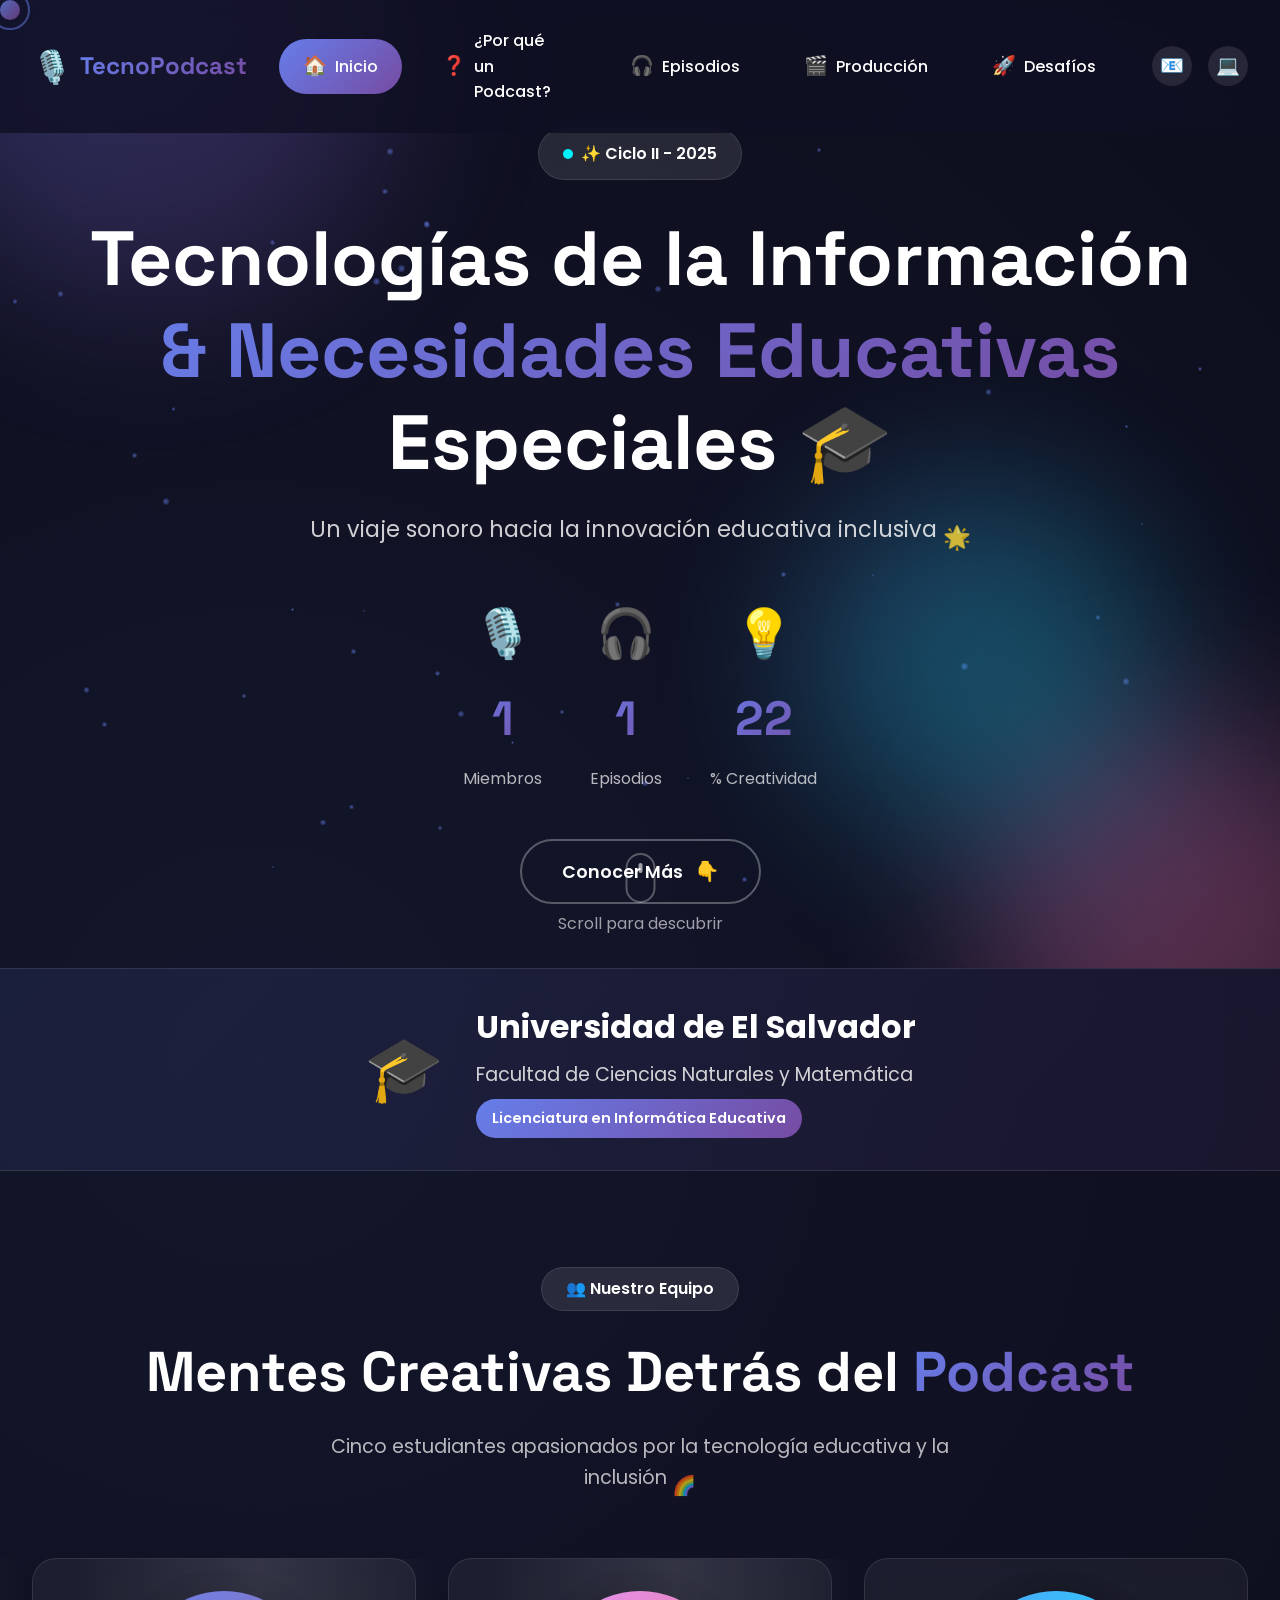
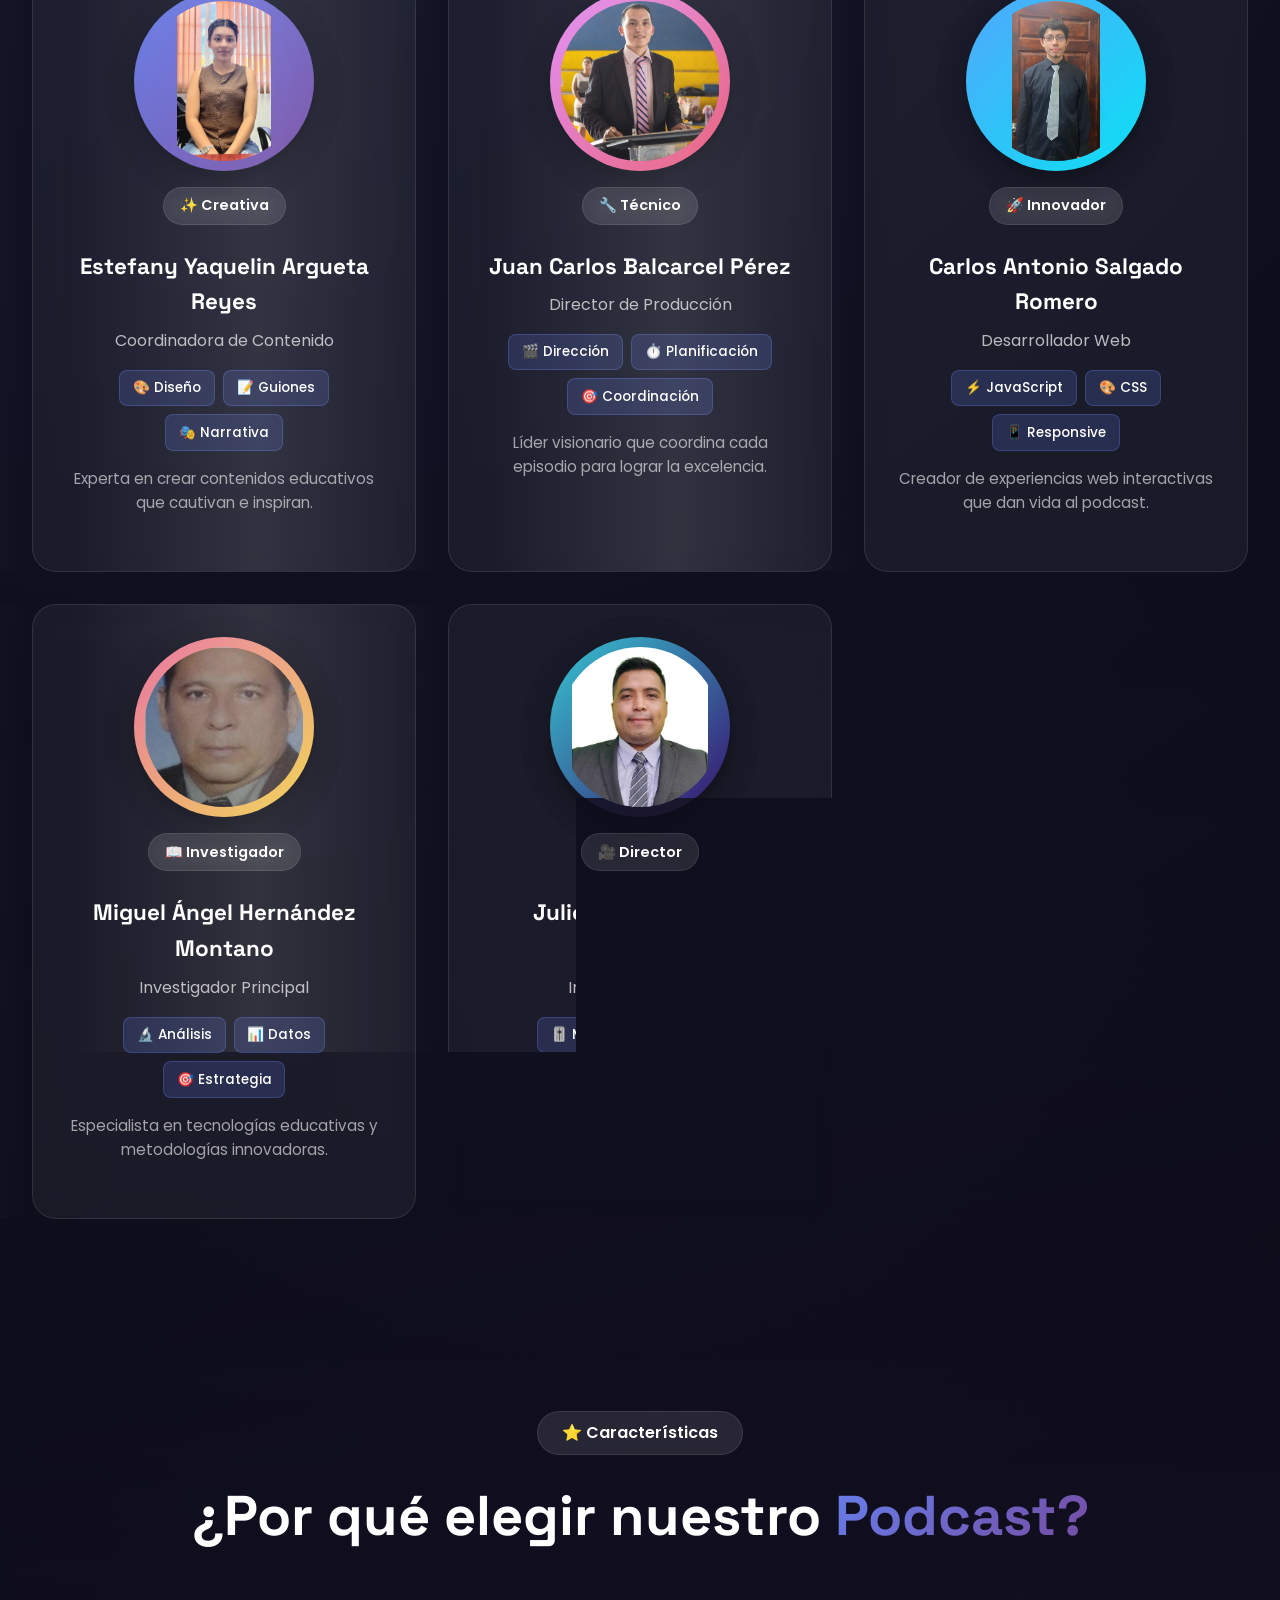
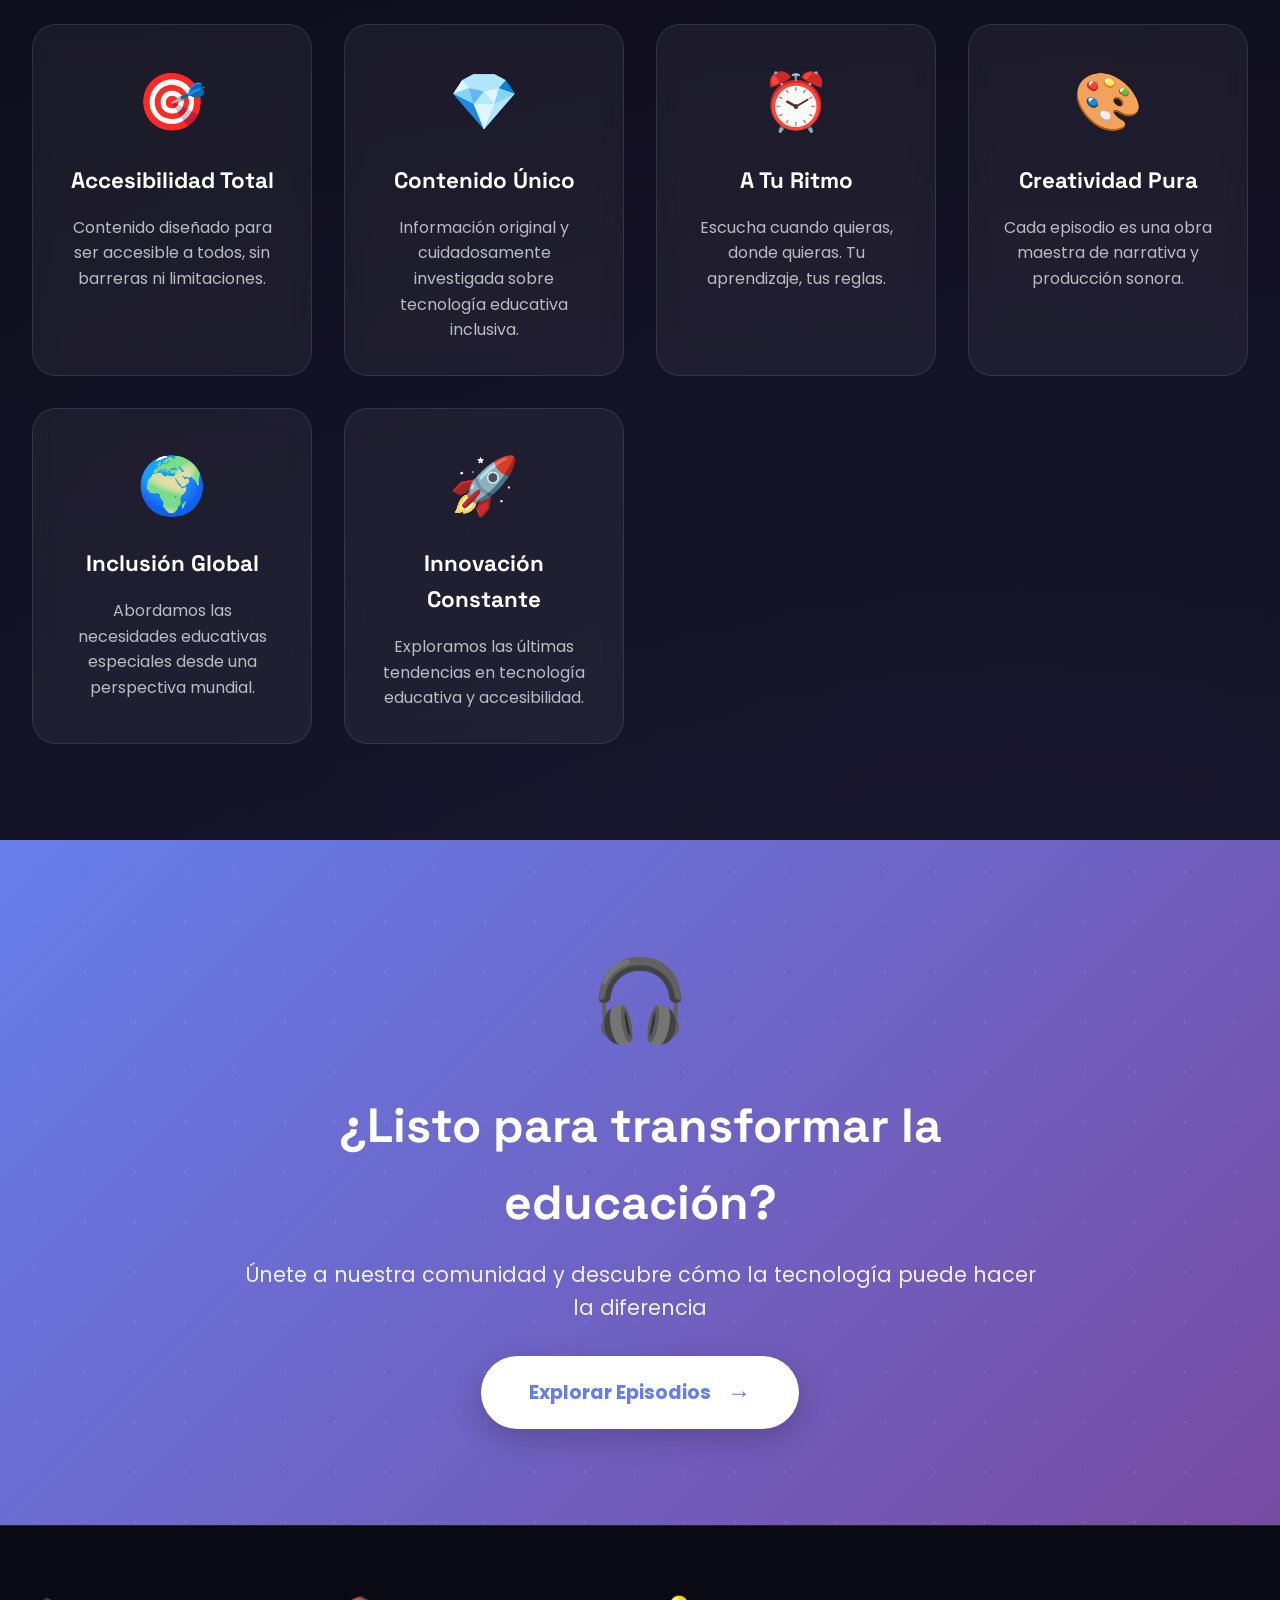
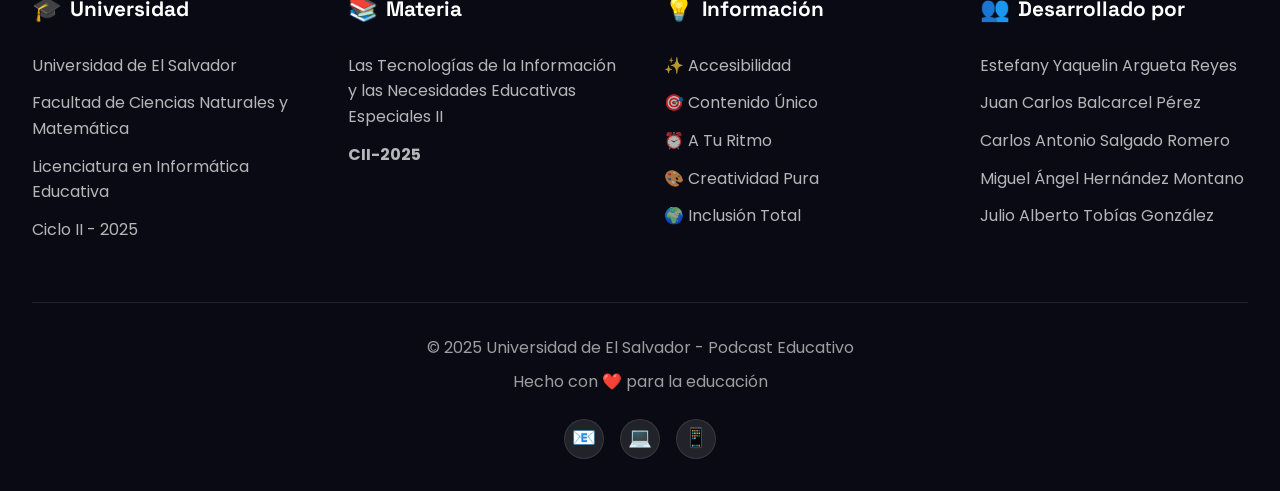
<file: index.html>
<!DOCTYPE html>
<html lang="es">
<head>
    <meta charset="UTF-8">
    <meta name="viewport" content="width=device-width, initial-scale=1.0">
    <title>🎙️ Podcast Educativo - TecnoEducación</title>
    <link rel="stylesheet" href="styles.css">
    <link rel="preconnect" href="https://fonts.googleapis.com">
    <link rel="preconnect" href="https://fonts.gstatic.com" crossorigin>
    <link href="https://fonts.googleapis.com/css2?family=Poppins:wght@300;400;600;700;800&family=Space+Grotesk:wght@400;600;700&display=swap" rel="stylesheet">
</head>
<body>
    
    <!-- Partículas de fondo animadas -->
    <div class="particles-container" id="particles"></div>
    
    <!-- Cursor personalizado -->
    <div class="custom-cursor"></div>
    <div class="cursor-follower"></div>

    <!-- Navegación espectacular -->
    <nav class="navbar" id="navbar">
        <div class="nav-container">
            <div class="nav-logo">
                <span class="logo-icon">🎙️</span>
                <span class="logo-text">TecnoPodcast</span>
                <div class="logo-underline"></div>
            </div>
            
            <button class="nav-toggle" id="navToggle">
                <span></span>
                <span></span>
                <span></span>
            </button>
            
            <ul class="nav-menu" id="navMenu">
                <li class="nav-item active">
                    <a href="#inicio" class="nav-link">
                        <span class="nav-icon">🏠</span>
                        <span class="nav-text">Inicio</span>
                    </a>
                </li>
                <li class="nav-item">
                    <a href="porque-podcast.html" class="nav-link">
                        <span class="nav-icon">❓</span>
                        <span class="nav-text">¿Por qué un Podcast?</span>
                    </a>
                </li>
                <li class="nav-item">
                    <a href="episodios.html" class="nav-link">
                        <span class="nav-icon">🎧</span>
                        <span class="nav-text">Episodios</span>
                    </a>
                </li>
                <li class="nav-item">
                    <a href="produccion.html" class="nav-link">
                        <span class="nav-icon">🎬</span>
                        <span class="nav-text">Producción</span>
                    </a>
                </li>
                <li class="nav-item">
                    <a href="desafios.html" class="nav-link">
                        <span class="nav-icon">🚀</span>
                        <span class="nav-text">Desafíos</span>
                    </a>
                </li>
            </ul>
            
            <div class="nav-social">
                <a href="#" class="social-link" title="Email">📧</a>
                <a href="#" class="social-link" title="GitHub">💻</a>
            </div>
        </div>
    </nav>

    <!-- Hero Section -->
    <section class="hero-section" id="inicio">
        <div class="hero-bg-shapes">
            <div class="shape shape-1"></div>
            <div class="shape shape-2"></div>
            <div class="shape shape-3"></div>
        </div>
        
        <div class="hero-content">
            <div class="hero-badge">
                <span class="badge-pulse"></span>
                <span class="badge-text">✨ Ciclo II - 2025</span>
            </div>
            
            <h1 class="hero-title">
                <span class="title-line">Tecnologías de la Información</span>
                <span class="title-line gradient-text">& Necesidades Educativas</span>
                <span class="title-line">Especiales 🎓</span>
            </h1>
            
            <p class="hero-subtitle">
                Un viaje sonoro hacia la innovación educativa inclusiva
                <span class="emoji-float">🌟</span>
            </p>
            
            <div class="hero-stats">
                <div class="stat-item">
                    <div class="stat-icon">🎙️</div>
                    <div class="stat-number" data-target="5">0</div>
                    <div class="stat-label">Miembros</div>
                </div>
                <div class="stat-item">
                    <div class="stat-icon">🎧</div>
                    <div class="stat-number" data-target="6">0</div>
                    <div class="stat-label">Episodios</div>
                </div>
                <div class="stat-item">
                    <div class="stat-icon">💡</div>
                    <div class="stat-number" data-target="100">0</div>
                    <div class="stat-label">% Creatividad</div>
                </div>
            </div>
            
            <div class="hero-cta">
                
                <button class="btn-secondary">
                    <span>Conocer Más</span>
                    <span class="btn-icon">👇</span>
                </button>
            </div>
        </div>
        
        <div class="scroll-indicator">
            <div class="mouse">
                <div class="wheel"></div>
            </div>
            <p>Scroll para descubrir</p>
        </div>
    </section>

    <!-- Universidad Info Banner -->
    <section class="university-banner">
        <div class="banner-container">
            <div class="banner-content">
                <div class="banner-logo">🎓</div>
                <div class="banner-text">
                    <h2>Universidad de El Salvador</h2>
                    <p>Facultad de Ciencias Naturales y Matemática</p>
                    <span class="banner-badge">Licenciatura en Informática Educativa</span>
                </div>
            </div>
        </div>
    </section>

    <!-- Team Section - Presentación del Equipo -->
    <section class="team-section" id="equipo">
        <div class="container">
            <div class="section-header">
                <span class="section-tag">👥 Nuestro Equipo</span>
                <h2 class="section-title">
                    Mentes Creativas Detrás del
                    <span class="gradient-text">Podcast</span>
                </h2>
                <p class="section-description">
                    Cinco estudiantes apasionados por la tecnología educativa y la inclusión
                    <span class="emoji-bounce">🌈</span>
                </p>
            </div>

            <div class="team-grid">
                <!-- Miembro 1 -->
                <article class="team-card" data-member="1">
                    <div class="card-glow"></div>
                    <div class="card-content">
                        <div class="card-image-wrapper">
                            <div class="image-frame">
    <!-- 🎯 AQUÍ COLOCAS LA RUTA DE LA FOTO 🎯 -->
    <img src="foto-estefany.jpg" alt="Estefany Argueta" class="member-photo">
    <div class="avatar-placeholder" style="background: linear-gradient(135deg, #667eea 0%, #764ba2 100%);">
        <span class="avatar-emoji">👩‍🎓</span>
    </div>
</div>
                            <div class="card-badge">
                                <span>✨ Creativa</span>
                            </div>
                        </div>
                        
                        <div class="card-info">
                            <h3 class="member-name">Estefany Yaquelin Argueta Reyes</h3>
                            <p class="member-role">Coordinadora de Contenido</p>
                            
                            <div class="member-skills">
                                <span class="skill-tag">🎨 Diseño</span>
                                <span class="skill-tag">📝 Guiones</span>
                                <span class="skill-tag">🎭 Narrativa</span>
                            </div>
                            
                            <p class="member-bio">
                                Experta en crear contenidos educativos que cautivan e inspiran.
                            </p>
                            
                           
                        </div>
                    </div>
                    <div class="card-shine"></div>
                </article>

                <!-- Miembro 2 -->
                <article class="team-card" data-member="2">
                    <div class="card-glow"></div>
                    <div class="card-content">
                        <div class="card-image-wrapper">
                            <div class="image-frame">
    <!-- 🎯 AQUÍ COLOCAS LA RUTA DE LA FOTO 🎯 -->
    <img src="foto-juan.jpg" alt="Juan Carlos Balcarcel" class="member-photo">
    <div class="avatar-placeholder" style="background: linear-gradient(135deg, #f093fb 0%, #f5576c 100%);">
        <span class="avatar-emoji">👨‍💻</span>
    </div>
</div>
                            <div class="card-badge">
                                <span>🔧 Técnico</span>
                            </div>
                        </div>
                        
                        <div class="card-info">
                            <h3 class="member-name">Juan Carlos Balcarcel Pérez</h3>
                                         <p class="member-role">Director de Producción</p>
                            
                            <div class="member-skills">
                                <span class="skill-tag">🎬 Dirección</span>
                                <span class="skill-tag">⏱️ Planificación</span>
                                <span class="skill-tag">🎯 Coordinación</span>
                            </div>
                            
                            <p class="member-bio">
                                Líder visionario que coordina cada episodio para lograr la excelencia.
                            </p>                          
                        </div>
                    </div>
                    <div class="card-shine"></div>
                </article>

                <!-- Miembro 3 -->
                <article class="team-card" data-member="3">
                    <div class="card-glow"></div>
                    <div class="card-content">
                        <div class="card-image-wrapper">
                            <div class="image-frame">
    <!-- 🎯 AQUÍ COLOCAS LA RUTA DE LA FOTO 🎯 -->
    <img src="foto-carlos.jpg" alt="Carlos Antonio Salgado" class="member-photo">
    <div class="avatar-placeholder" style="background: linear-gradient(135deg, #4facfe 0%, #00f2fe 100%);">
        <span class="avatar-emoji">💻</span>
    </div>
</div>
                            <div class="card-badge">
                                <span>🚀 Innovador</span>
                            </div>
                        </div>
                        
                        <div class="card-info">
                            <h3 class="member-name">Carlos Antonio Salgado Romero</h3>
                            <p class="member-role">Desarrollador Web</p>
                            
                            <div class="member-skills">
                                <span class="skill-tag">⚡ JavaScript</span>
                                <span class="skill-tag">🎨 CSS</span>
                                <span class="skill-tag">📱 Responsive</span>
                            </div>
                            
                            <p class="member-bio">
                                Creador de experiencias web interactivas que dan vida al podcast.
                            </p>
                        </div>
                    </div>
                    <div class="card-shine"></div>
                </article>

                <!-- Miembro 4 -->
                <article class="team-card" data-member="4">
                    <div class="card-glow"></div>
                    <div class="card-content">
                        <div class="card-image-wrapper">
                            <div class="image-frame">
    <!-- 🎯 AQUÍ COLOCAS LA RUTA DE LA FOTO 🎯 -->
    <img src="foto-miguel.jpg" alt="Miguel Ángel Hernández" class="member-photo">
    <div class="avatar-placeholder" style="background: linear-gradient(135deg, #fa709a 0%, #fee140 100%);">
        <span class="avatar-emoji">📚</span>
    </div>
</div>
                            <div class="card-badge">
                                <span>📖 Investigador</span>
                            </div>
                        </div>
                        
                        <div class="card-info">
                            <h3 class="member-name">Miguel Ángel Hernández Montano</h3>
                            <p class="member-role">Investigador Principal</p>
                            
                            <div class="member-skills">
                                <span class="skill-tag">🔬 Análisis</span>
                                <span class="skill-tag">📊 Datos</span>
                                <span class="skill-tag">🎯 Estrategia</span>
                            </div>
                            
                            <p class="member-bio">
                                Especialista en tecnologías educativas y metodologías innovadoras.
                            </p>
                        </div>
                    </div>
                    <div class="card-shine"></div>
                </article>

                <!-- Miembro 5 -->
                <article class="team-card" data-member="5">
                    <div class="card-glow"></div>
                    <div class="card-content">
                        <div class="card-image-wrapper">
                            <div class="image-frame">
    <!-- 🎯 AQUÍ COLOCAS LA RUTA DE LA FOTO 🎯 -->
    <img src="foto-julio.jpg" alt="Julio Alberto Tobías" class="member-photo">
    <div class="avatar-placeholder" style="background: linear-gradient(135deg, #30cfd0 0%, #330867 100%);">
        <span class="avatar-emoji">🎬</span>
    </div>
</div>
                            <div class="card-badge">
                                <span>🎥 Director</span>
                            </div>
                        </div>
                        
                        <div class="card-info">
                            <h3 class="member-name">Julio Alberto Tobías González</h3>
                            <p class="member-role">Ingeniero de Audio</p>
                            
                            <div class="member-skills">
                                <span class="skill-tag">🎚️ Mezcla</span>
                                <span class="skill-tag">🎵 Edición</span>
                                <span class="skill-tag">🔊 Masterización</span>
                            </div>
                            
                            <p class="member-bio">
                                Maestro del sonido, convirtiendo ideas en experiencias auditivas únicas.
                            </p>    
                            
                        </div>
                    </div>
                    <div class="card-shine"></div>
                </article>
            </div>
        </div>
    </section>

    <!-- Features Section -->
    <section class="features-section">
        <div class="container">
            <div class="section-header">
                <span class="section-tag">⭐ Características</span>
                <h2 class="section-title">
                    ¿Por qué elegir nuestro
                    <span class="gradient-text">Podcast?</span>
                </h2>
            </div>

            <div class="features-grid">
                <article class="feature-card">
                    <div class="feature-icon">🎯</div>
                    <h3>Accesibilidad Total</h3>
                    <p>Contenido diseñado para ser accesible a todos, sin barreras ni limitaciones.</p>
                </article>

                <article class="feature-card">
                    <div class="feature-icon">💎</div>
                    <h3>Contenido Único</h3>
                    <p>Información original y cuidadosamente investigada sobre tecnología educativa inclusiva.</p>
                </article>

                <article class="feature-card">
                    <div class="feature-icon">⏰</div>
                    <h3>A Tu Ritmo</h3>
                    <p>Escucha cuando quieras, donde quieras. Tu aprendizaje, tus reglas.</p>
                </article>

                <article class="feature-card">
                    <div class="feature-icon">🎨</div>
                    <h3>Creatividad Pura</h3>
                    <p>Cada episodio es una obra maestra de narrativa y producción sonora.</p>
                </article>

                <article class="feature-card">
                    <div class="feature-icon">🌍</div>
                    <h3>Inclusión Global</h3>
                    <p>Abordamos las necesidades educativas especiales desde una perspectiva mundial.</p>
                </article>

                <article class="feature-card">
                    <div class="feature-icon">🚀</div>
                    <h3>Innovación Constante</h3>
                    <p>Exploramos las últimas tendencias en tecnología educativa y accesibilidad.</p>
                </article>
            </div>
        </div>
    </section>

    <!-- CTA Section -->
    <section class="cta-section">
        <div class="cta-content">
            <div class="cta-emoji">🎧</div>
            <h2>¿Listo para transformar la educación?</h2>
            <p>Únete a nuestra comunidad y descubre cómo la tecnología puede hacer la diferencia</p>
            <button class="btn-cta">
                <span>Explorar Episodios</span>
                <span class="btn-arrow">→</span>
            </button>
        </div>
    </section>

    <!-- Footer -->
    <footer class="footer">
        <div class="footer-container">
            <!-- Universidad Column -->
            <div class="footer-column">
                <h3 class="footer-title">
                    <span class="footer-icon">🎓</span>
                    Universidad
                </h3>
                <ul class="footer-list">
                    <li><a href="#">Universidad de El Salvador</a></li>
                    <li><a href="#">Facultad de Ciencias Naturales y Matemática</a></li>
                    <li><a href="#">Licenciatura en Informática Educativa</a></li>
                    <li><a href="#">Ciclo II - 2025</a></li>
                </ul>
            </div>

            <!-- Materia Column -->
            <div class="footer-column">
                <h3 class="footer-title">
                    <span class="footer-icon">📚</span>
                    Materia
                </h3>
                <ul class="footer-list">
                    <li>Las Tecnologías de la Información y las Necesidades Educativas Especiales II</li>
                    <li><strong>CII-2025</strong></li>
                </ul>
            </div>

            <!-- Información Column -->
            <div class="footer-column">
                <h3 class="footer-title">
                    <span class="footer-icon">💡</span>
                    Información
                </h3>
                <ul class="footer-list">
                    <li>✨ Accesibilidad</li>
                    <li>🎯 Contenido Único</li>
                    <li>⏰ A Tu Ritmo</li>
                    <li>🎨 Creatividad Pura</li>
                    <li>🌍 Inclusión Total</li>
                </ul>
            </div>

            <!-- Desarrollado por Column -->
            <div class="footer-column">
                <h3 class="footer-title">
                    <span class="footer-icon">👥</span>
                    Desarrollado por
                </h3>
                <ul class="footer-list">
                    <li>Estefany Yaquelin Argueta Reyes</li>
                    <li>Juan Carlos Balcarcel Pérez</li>
                    <li>Carlos Antonio Salgado Romero</li>
                    <li>Miguel Ángel Hernández Montano</li>
                    <li>Julio Alberto Tobías González</li>
                </ul>
            </div>
        </div>

        <!-- Footer Bottom -->
        <div class="footer-bottom">
            <div class="footer-bottom-content">
                <p>© 2025 Universidad de El Salvador - Podcast Educativo</p>
                <p>Hecho con <span class="heart">❤️</span> para la educación</p>
                <div class="footer-social">
                    <a href="#" class="footer-social-link">📧</a>
                    <a href="#" class="footer-social-link">💻</a>
                    <a href="#" class="footer-social-link">📱</a>
                </div>
            </div>
        </div>
    </footer>

    <!-- Scroll to Top Button -->
    <button class="scroll-top" id="scrollTop">
        <span>↑</span>
    </button>

    <script>
        // ==================== CONFIGURACIÓN GLOBAL ====================
        const config = {
            animationDuration: 1000,
            particleCount: 50,
            cursorFollowSpeed: 0.15
        };

        // ==================== CURSOR PERSONALIZADO ====================
        const cursor = document.querySelector('.custom-cursor');
        const cursorFollower = document.querySelector('.cursor-follower');
        let mouseX = 0;
        let mouseY = 0;
        let cursorX = 0;
        let cursorY = 0;

        document.addEventListener('mousemove', (e) => {
            mouseX = e.clientX;
            mouseY = e.clientY;
            cursor.style.left = mouseX + 'px';
            cursor.style.top = mouseY + 'px';
        });

        function animateCursor() {
            const dx = mouseX - cursorX;
            const dy = mouseY - cursorY;
            
            cursorX += dx * config.cursorFollowSpeed;
            cursorY += dy * config.cursorFollowSpeed;
            
            cursorFollower.style.left = cursorX + 'px';
            cursorFollower.style.top = cursorY + 'px';
            
            requestAnimationFrame(animateCursor);
        }
        animateCursor();

        // Efectos hover en elementos interactivos
        const interactiveElements = document.querySelectorAll('a, button, .team-card');
        interactiveElements.forEach(el => {
            el.addEventListener('mouseenter', () => {
                cursor.classList.add('cursor-hover');
                cursorFollower.classList.add('cursor-hover');
            });
            el.addEventListener('mouseleave', () => {
                cursor.classList.remove('cursor-hover');
                cursorFollower.classList.remove('cursor-hover');
            });
        });

        // ==================== PARTÍCULAS ANIMADAS ====================
        const particlesContainer = document.getElementById('particles');

        function createParticles() {
            for (let i = 0; i < config.particleCount; i++) {
                const particle = document.createElement('div');
                particle.classList.add('particle');
                
                const size = Math.random() * 5 + 2;
                const posX = Math.random() * 100;
                const posY = Math.random() * 100;
                const delay = Math.random() * 5;
                const duration = Math.random() * 20 + 10;
                
                particle.style.width = size + 'px';
                particle.style.height = size + 'px';
                particle.style.left = posX + '%';
                particle.style.top = posY + '%';
                particle.style.animationDelay = delay + 's';
                particle.style.animationDuration = duration + 's';
                
                particlesContainer.appendChild(particle);
            }
        }
        createParticles();

        // ==================== NAVBAR FUNCIONALIDAD ====================
        const navbar = document.getElementById('navbar');
        const navToggle = document.getElementById('navToggle');
        const navMenu = document.getElementById('navMenu');
        let lastScroll = 0;

        // Navbar sticky y hide on scroll down
        window.addEventListener('scroll', () => {
            const currentScroll = window.pageYOffset;
            
            if (currentScroll > 100) {
                navbar.classList.add('navbar-scrolled');
            } else {
                navbar.classList.remove('navbar-scrolled');
            }
            
            if (currentScroll > lastScroll && currentScroll > 500) {
                navbar.classList.add('navbar-hidden');
            } else {
                navbar.classList.remove('navbar-hidden');
            }
            
            lastScroll = currentScroll;
        });

        // Toggle menú móvil
        navToggle.addEventListener('click', () => {
            navToggle.classList.toggle('active');
            navMenu.classList.toggle('active');
            document.body.classList.toggle('menu-open');
        });

        // Cerrar menú al hacer clic en un enlace
        const navLinks = document.querySelectorAll('.nav-link');
        navLinks.forEach(link => {
            link.addEventListener('click', () => {
                navToggle.classList.remove('active');
                navMenu.classList.remove('active');
                document.body.classList.remove('menu-open');
            });
        });

        // Active link según scroll
        const sections = document.querySelectorAll('section[id]');
        window.addEventListener('scroll', () => {
            const scrollY = window.pageYOffset;
            
            sections.forEach(section => {
                const sectionHeight = section.offsetHeight;
                const sectionTop = section.offsetTop - 100;
                const sectionId = section.getAttribute('id');
                
                if (scrollY > sectionTop && scrollY <= sectionTop + sectionHeight) {
                    document.querySelectorAll('.nav-link').forEach(link => {
                        link.parentElement.classList.remove('active');
                    });
                    const activeLink = document.querySelector(`.nav-link[href*="${sectionId}"]`);
                    if (activeLink) {
                        activeLink.parentElement.classList.add('active');
                    }
                }
            });
        });

        // ==================== CONTADOR ANIMADO ====================
        const statNumbers = document.querySelectorAll('.stat-number');
        let hasAnimated = false;

        const animateCounter = (element) => {
            const target = parseInt(element.getAttribute('data-target'));
            const duration = 2000;
            const step = target / (duration / 16);
            let current = 0;
            
            const updateCounter = () => {
                current += step;
                if (current < target) {
                    element.textContent = Math.floor(current);
                    requestAnimationFrame(updateCounter);
                } else {
                    element.textContent = target;
                }
            };
            
            updateCounter();
        };

        const observerOptions = {
            threshold: 0.5
        };

        const observer = new IntersectionObserver((entries) => {
            entries.forEach(entry => {
                if (entry.isIntersecting && !hasAnimated) {
                    hasAnimated = true;
                    statNumbers.forEach(stat => animateCounter(stat));
                }
            });
        }, observerOptions);

        const heroStats = document.querySelector('.hero-stats');
        if (heroStats) observer.observe(heroStats);

        // ==================== ANIMACIONES DE TARJETAS ====================
        const teamCards = document.querySelectorAll('.team-card');

        teamCards.forEach((card, index) => {
            // Animación de entrada con delay
            card.style.animationDelay = `${index * 0.1}s`;
            
            // Efecto 3D en hover
            card.addEventListener('mousemove', (e) => {
                const rect = card.getBoundingClientRect();
                const x = e.clientX - rect.left;
                const y = e.clientY - rect.top;
                
                const centerX = rect.width / 2;
                const centerY = rect.height / 2;
                
                const rotateX = (y - centerY) / 10;
                const rotateY = (centerX - x) / 10;
                
                card.style.transform = `perspective(1000px) rotateX(${rotateX}deg) rotateY(${rotateY}deg) scale(1.05)`;
            });
            
            card.addEventListener('mouseleave', () => {
                card.style.transform = 'perspective(1000px) rotateX(0) rotateY(0) scale(1)';
            });
        });

        // ==================== SCROLL REVEAL ANIMATIONS ====================
        const revealElements = document.querySelectorAll('.feature-card, .team-card, .section-header');

        const revealObserver = new IntersectionObserver((entries) => {
            entries.forEach(entry => {
                if (entry.isIntersecting) {
                    entry.target.classList.add('revealed');
                }
            });
        }, {
            threshold: 0.1,
            rootMargin: '0px 0px -50px 0px'
        });

        revealElements.forEach(el => {
            el.classList.add('reveal');
            revealObserver.observe(el);
        });

        // ==================== BOTONES INTERACTIVOS ====================
        const buttons = document.querySelectorAll('.btn-primary, .btn-secondary, .btn-cta, .btn-profile');

        buttons.forEach(button => {
            button.addEventListener('click', function(e) {
                // Efecto de ondas
                const ripple = document.createElement('span');
                ripple.classList.add('ripple');
                
                const rect = this.getBoundingClientRect();
                const size = Math.max(rect.width, rect.height);
                const x = e.clientX - rect.left - size / 2;
                const y = e.clientY - rect.top - size / 2;
                
                ripple.style.width = ripple.style.height = size + 'px';
                ripple.style.left = x + 'px';
                ripple.style.top = y + 'px';
                
                this.appendChild(ripple);
                
                setTimeout(() => ripple.remove(), 600);
            });
        });

        // ==================== SCROLL TO TOP ====================
        const scrollTopBtn = document.getElementById('scrollTop');

        window.addEventListener('scroll', () => {
            if (window.pageYOffset > 500) {
                scrollTopBtn.classList.add('visible');
            } else {
                scrollTopBtn.classList.remove('visible');
            }
        });

        scrollTopBtn.addEventListener('click', () => {
            window.scrollTo({
                top: 0,
                behavior: 'smooth'
            });
        });

        // ==================== SMOOTH SCROLLING ====================
        document.querySelectorAll('a[href^="#"]').forEach(anchor => {
            anchor.addEventListener('click', function(e) {
                e.preventDefault();
                const target = document.querySelector(this.getAttribute('href'));
                if (target) {
                    target.scrollIntoView({
                        behavior: 'smooth',
                        block: 'start'
                    });
                }
            });
        });

        // ==================== ANIMACIÓN DE EMOJIS ====================
        const floatingEmojis = document.querySelectorAll('.emoji-float, .emoji-bounce');
        
        floatingEmojis.forEach(emoji => {
            setInterval(() => {
                emoji.style.transform = `translateY(${Math.sin(Date.now() / 1000) * 10}px)`;
            }, 50);
        });

        // ==================== PARALLAX EFFECT ====================
        window.addEventListener('scroll', () => {
            const scrolled = window.pageYOffset;
            const parallaxElements = document.querySelectorAll('.hero-bg-shapes .shape');
            
            parallaxElements.forEach((el, index) => {
                const speed = (index + 1) * 0.5;
                el.style.transform = `translateY(${scrolled * speed}px)`;
            });
        });

        // ==================== LOADING ANIMATION ====================
        window.addEventListener('load', () => {
            document.body.classList.add('loaded');
        });

        // ==================== RESPONSIVE ADAPTATIONS ====================
        const handleResize = () => {
            const width = window.innerWidth;
            
            if (width < 768) {
                // Ajustes móviles
                config.particleCount = 20;
            } else if (width < 1024) {
                // Ajustes tablet
                config.particleCount = 35;
            } else {
                // Desktop
                config.particleCount = 50;
            }
        };

        window.addEventListener('resize', handleResize);
        handleResize();

        // ==================== CONSOLE EASTER EGG ====================
        console.log('%c🎙️ TecnoPodcast Educativo', 'font-size: 24px; font-weight: bold; color: #667eea;');
        console.log('%cDesarrollado con ❤️ por el equipo UES', 'font-size: 14px; color: #764ba2;');
        console.log('%c¿Te gusta nuestro código? ¡Únete a nosotros! 🚀', 'font-size: 12px; color: #4facfe;');

        // ==================== PERFORMANCE OPTIMIZATION ====================
        // Lazy loading para imágenes
        if ('IntersectionObserver' in window) {
            const imageObserver = new IntersectionObserver((entries, observer) => {
                entries.forEach(entry => {
                    if (entry.isIntersecting) {
                        const img = entry.target;
                        img.src = img.dataset.src;
                        img.classList.add('loaded');
                        observer.unobserve(img);
                    }
                });
            });

            document.querySelectorAll('img[data-src]').forEach(img => {
                imageObserver.observe(img);
            });
        }

        // ==================== ACCESSIBILITY ====================
        // Modo de alto contraste
        const enableHighContrast = () => {
            document.body.classList.toggle('high-contrast');
        };

        // Detectar tecla de atajo (Alt + C)
        document.addEventListener('keydown', (e) => {
            if (e.altKey && e.key === 'c') {
                enableHighContrast();
            }
        });

        // ==================== ANALYTICS TRACKING ====================
        const trackEvent = (category, action, label) => {
            console.log(`Event Tracked: ${category} - ${action} - ${label}`);
            // Aquí puedes integrar Google Analytics o similar
        };

        // Track clicks en botones importantes
        document.querySelectorAll('.btn-primary, .btn-cta').forEach(btn => {
            btn.addEventListener('click', () => {
                trackEvent('Button', 'Click', btn.textContent.trim());
            });
        });
    </script>
</body>

</html>
</file>
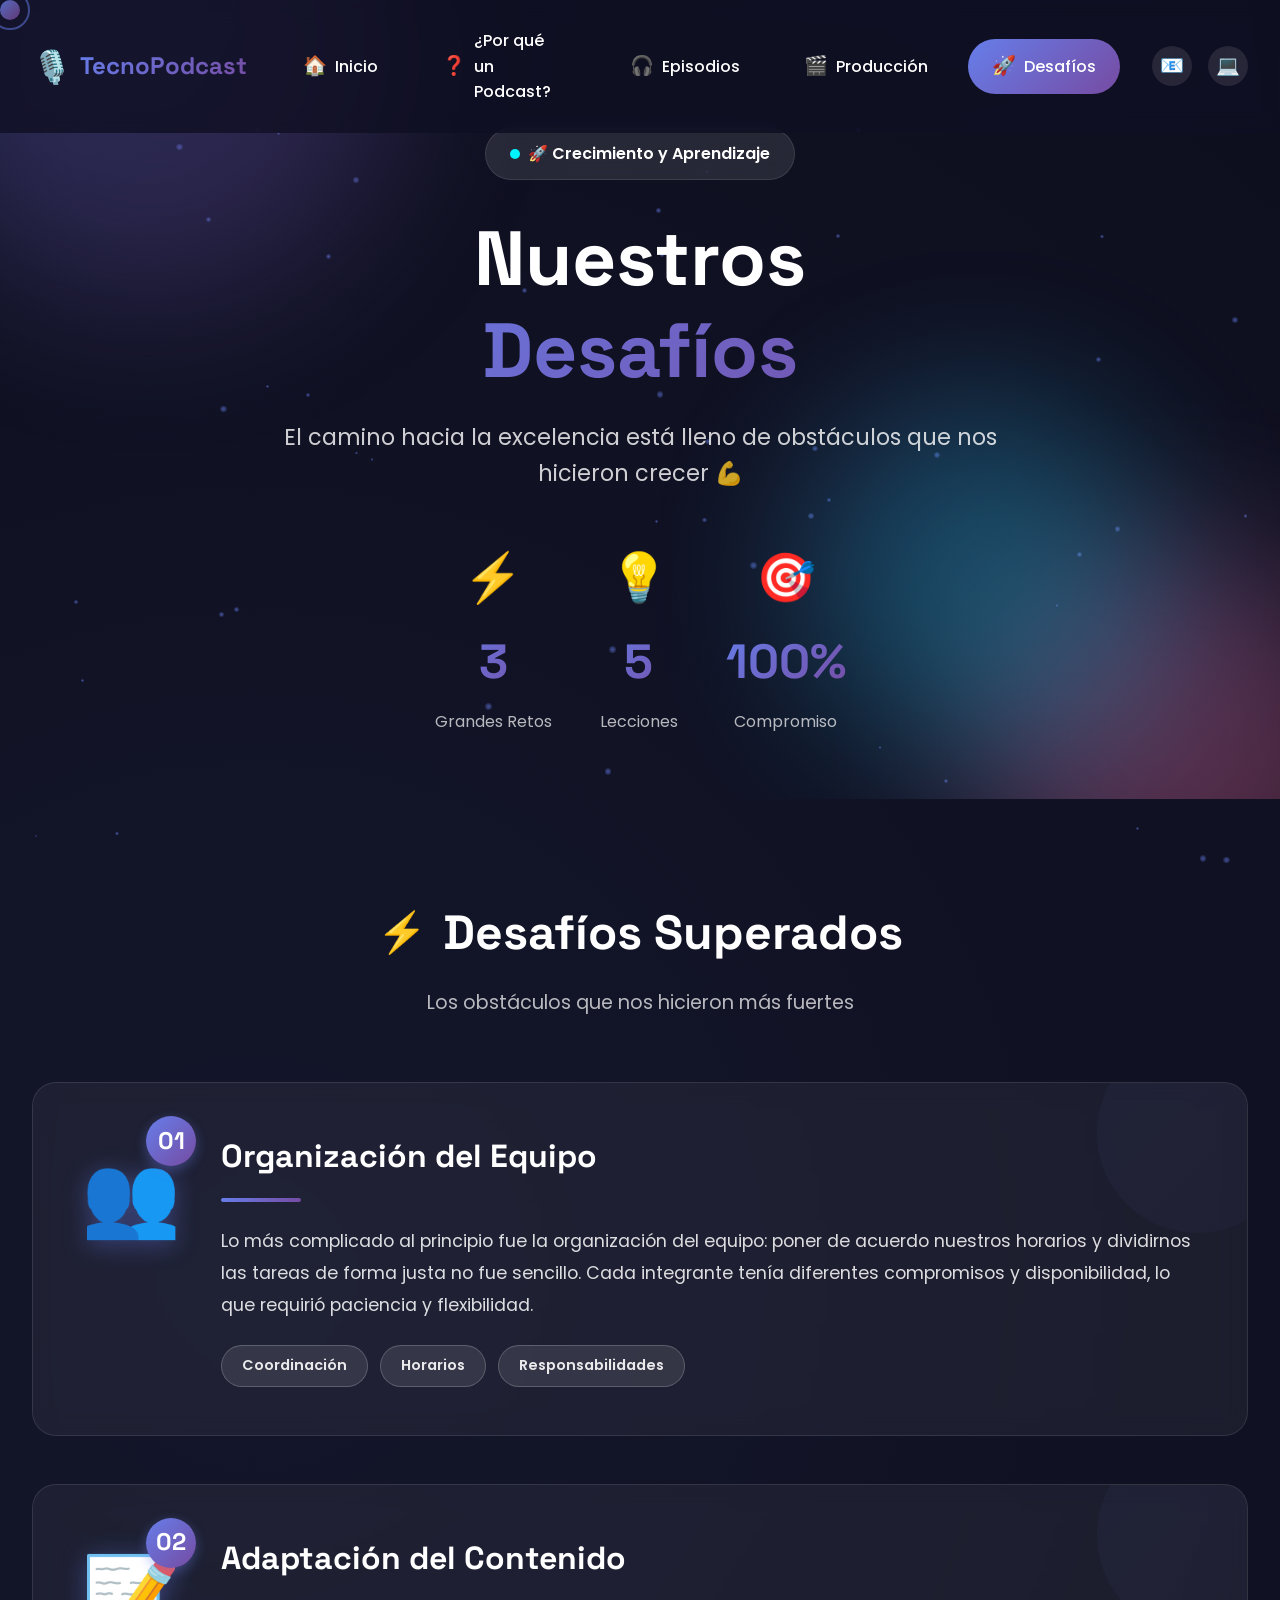
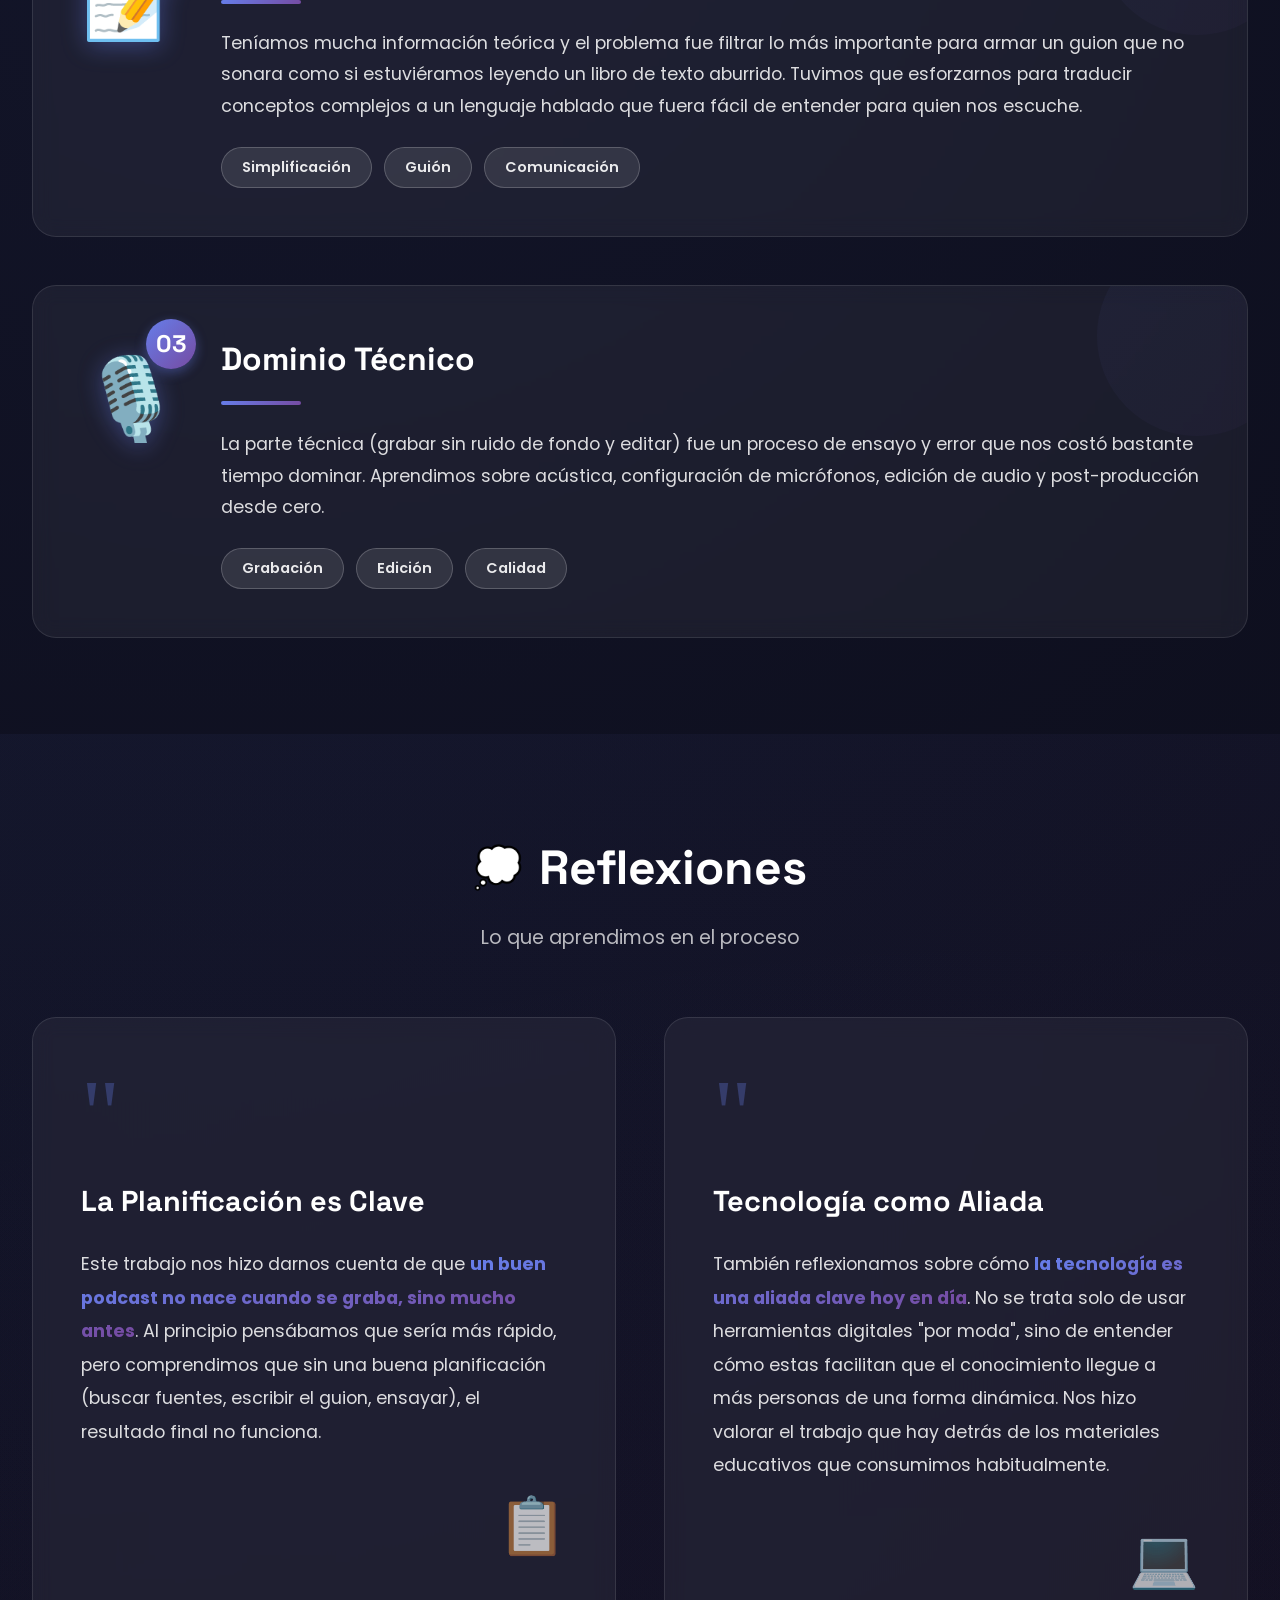
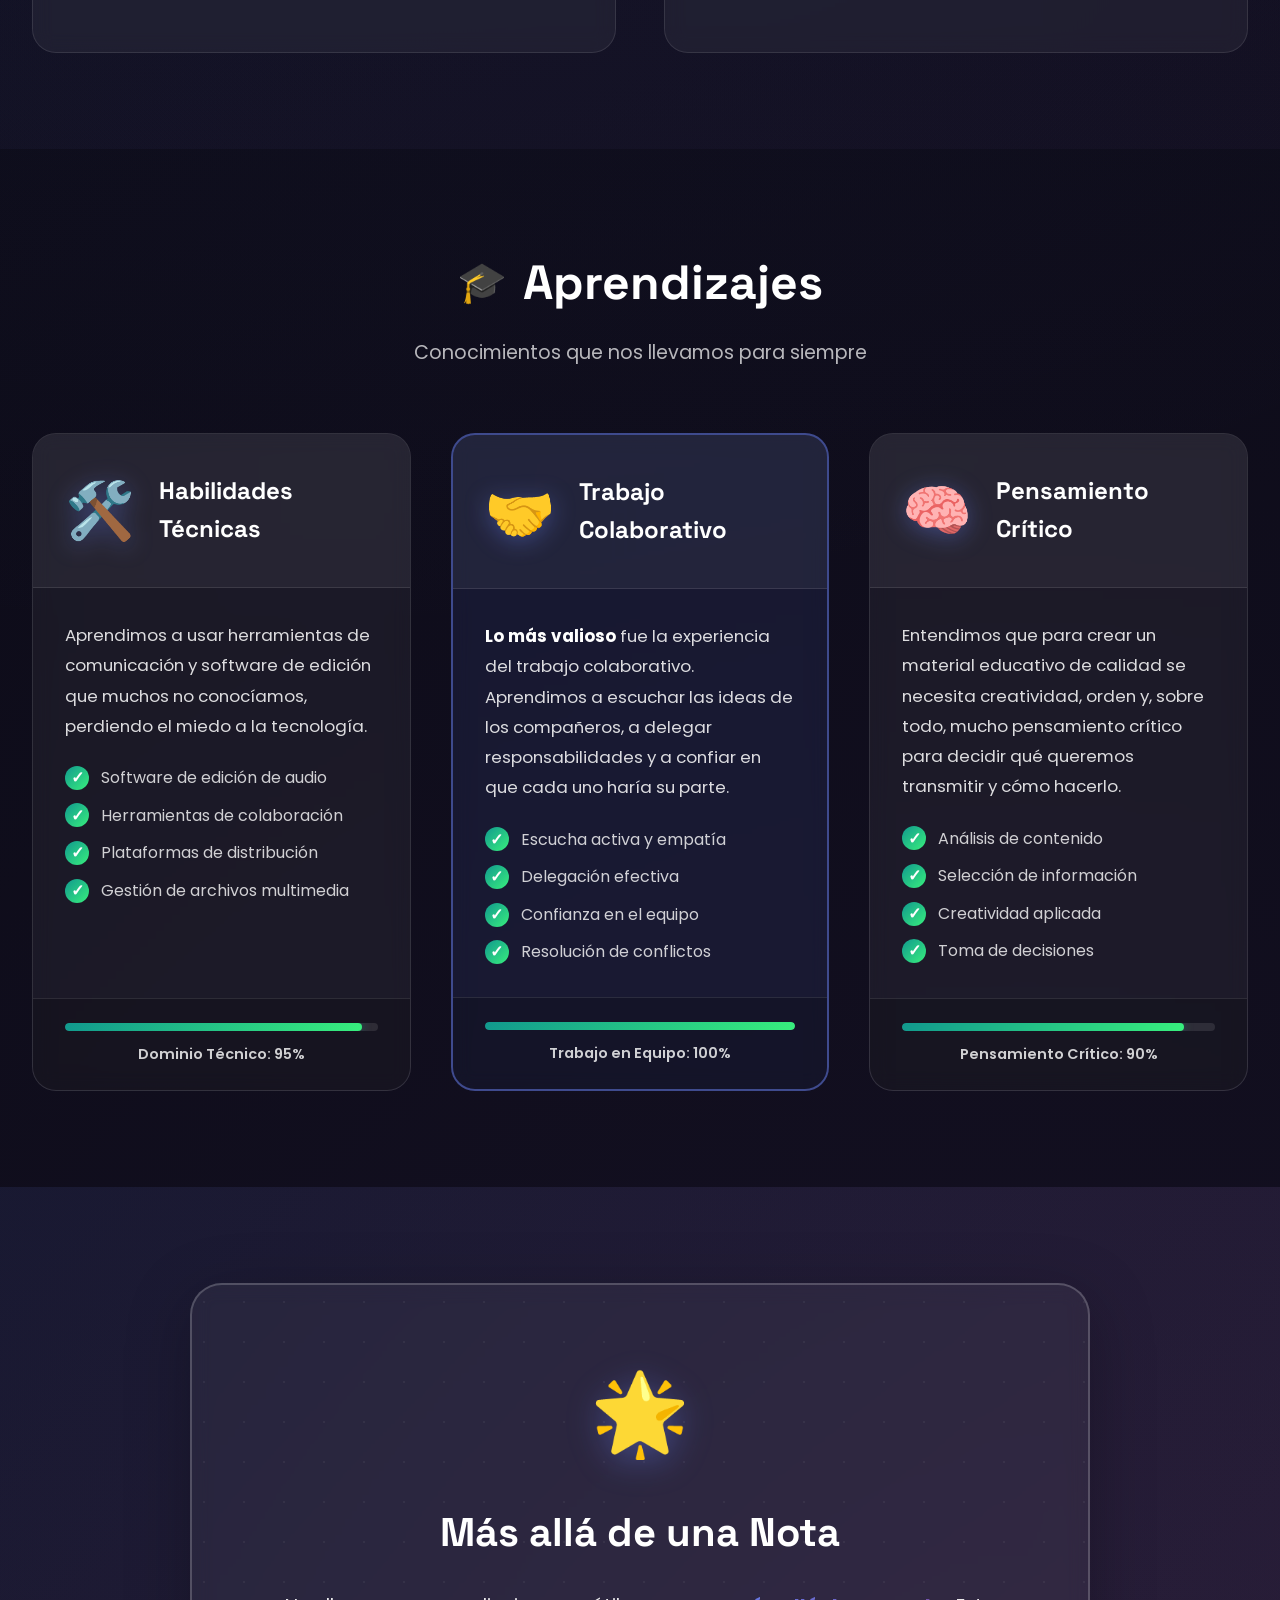
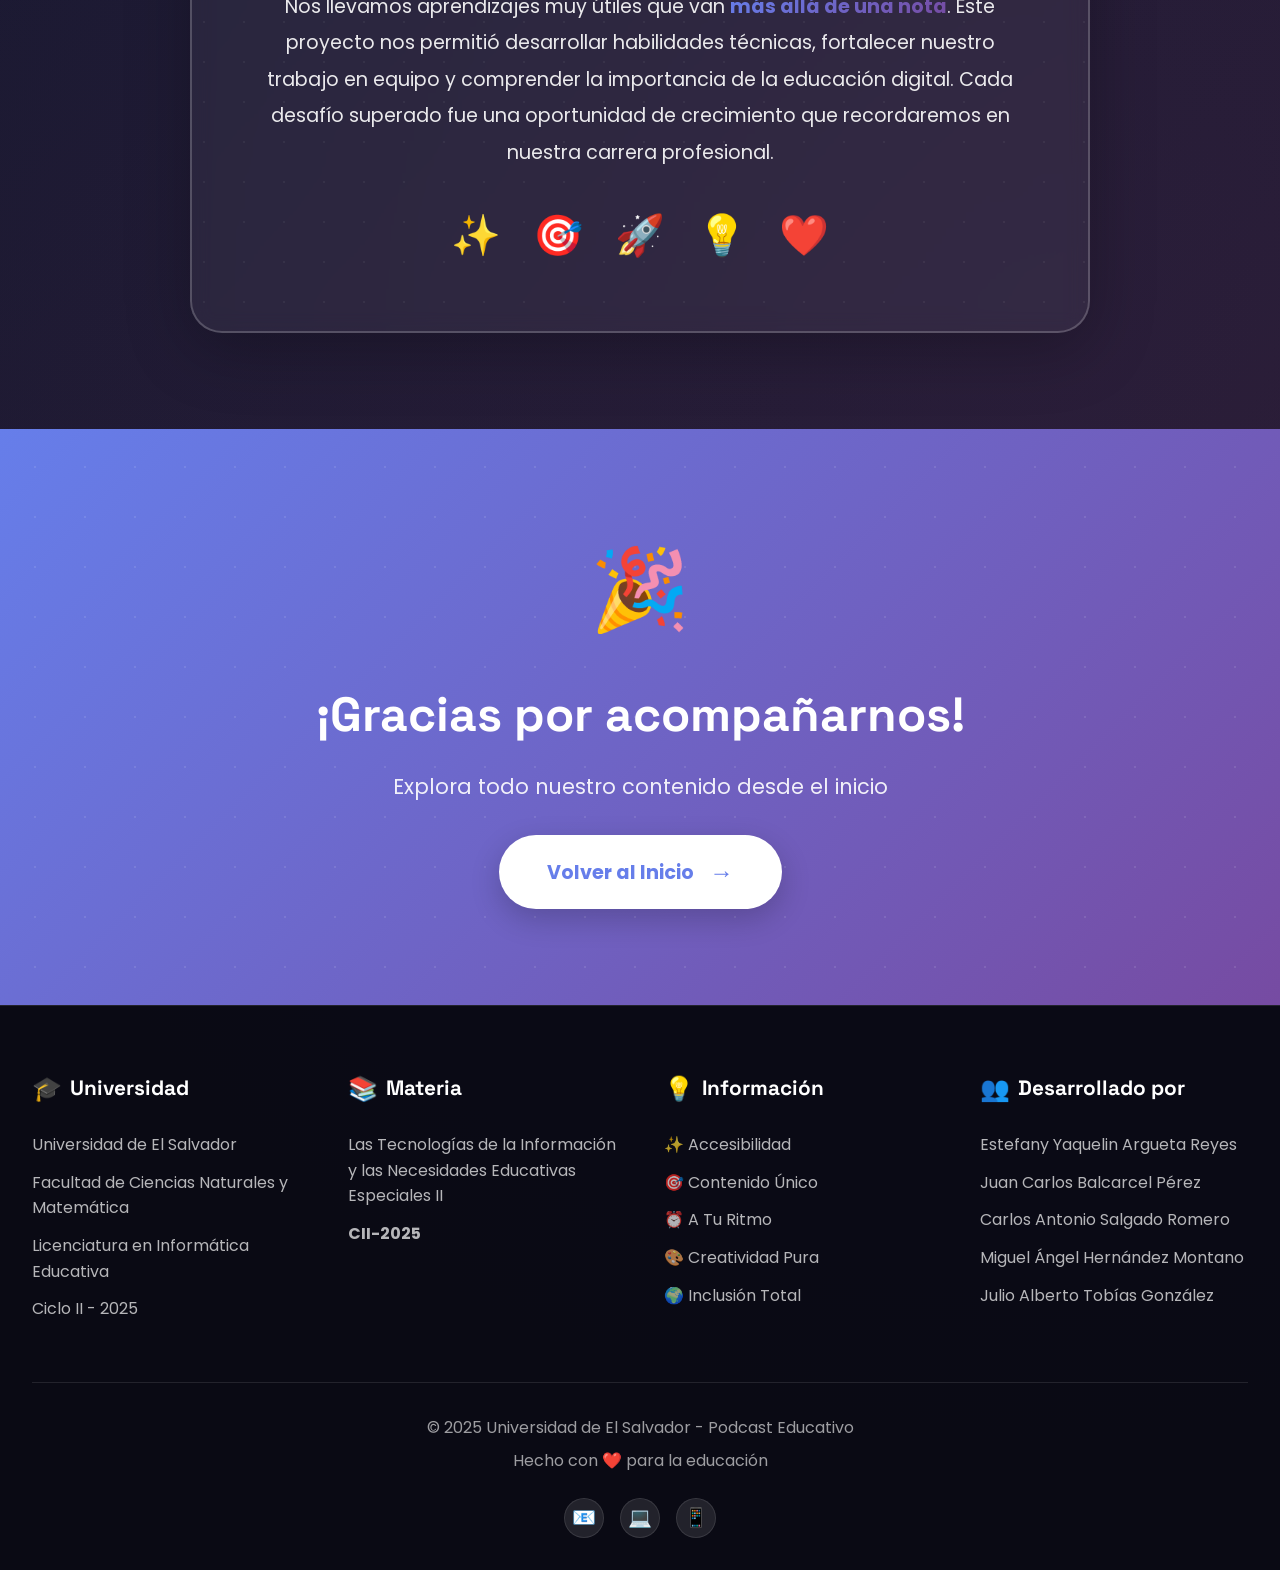
<file: desafios.html>
<!DOCTYPE html>
<html lang="es">
<head>
    <meta charset="UTF-8">
    <meta name="viewport" content="width=device-width, initial-scale=1.0">
    <title>🚀 Desafíos - TecnoPodcast Educativo</title>
    <link rel="stylesheet" href="desafios.css">
    <link rel="preconnect" href="https://fonts.googleapis.com">
    <link rel="preconnect" href="https://fonts.gstatic.com" crossorigin>
    <link href="https://fonts.googleapis.com/css2?family=Poppins:wght@300;400;600;700;800&family=Space+Grotesk:wght@400;600;700&display=swap" rel="stylesheet">
</head>
<body>
    
    <!-- Partículas de fondo animadas -->
    <section class="particles-container" id="particles"></section>
    
    <!-- Cursor personalizado -->
    <div class="custom-cursor"></div>
    <div class="cursor-follower"></div>

    <!-- Navegación -->
    <nav class="navbar" id="navbar">
        <div class="nav-container">
            <div class="nav-logo">
                <span class="logo-icon">🎙️</span>
                <span class="logo-text">TecnoPodcast</span>
                <div class="logo-underline"></div>
            </div>
            
            <button class="nav-toggle" id="navToggle">
                <span></span>
                <span></span>
                <span></span>
            </button>
            
            <ul class="nav-menu" id="navMenu">
                <li class="nav-item">
                    <a href="index.html" class="nav-link">
                        <span class="nav-icon">🏠</span>
                        <span class="nav-text">Inicio</span>
                    </a>
                </li>
                <li class="nav-item">
                    <a href="porque-podcast.html" class="nav-link">
                        <span class="nav-icon">❓</span>
                        <span class="nav-text">¿Por qué un Podcast?</span>
                    </a>
                </li>
                <li class="nav-item">
                    <a href="episodios.html" class="nav-link">
                        <span class="nav-icon">🎧</span>
                        <span class="nav-text">Episodios</span>
                    </a>
                </li>
                <li class="nav-item">
                    <a href="produccion.html" class="nav-link">
                        <span class="nav-icon">🎬</span>
                        <span class="nav-text">Producción</span>
                    </a>
                </li>
                <li class="nav-item active">
                    <a href="desafios.html" class="nav-link">
                        <span class="nav-icon">🚀</span>
                        <span class="nav-text">Desafíos</span>
                    </a>
                </li>
            </ul>
            
            <div class="nav-social">
                <a href="#" class="social-link" title="Email">📧</a>
                <a href="#" class="social-link" title="GitHub">💻</a>
            </div>
        </div>
    </nav>

    <!-- Hero Section -->
    <section class="hero-section">
        <div class="hero-bg-shapes">
            <div class="shape shape-1"></div>
            <div class="shape shape-2"></div>
            <div class="shape shape-3"></div>
        </div>
        
        <div class="hero-content">
            <div class="hero-badge">
                <span class="badge-pulse"></span>
                <span class="badge-text">🚀 Crecimiento y Aprendizaje</span>
            </div>
            
            <h1 class="hero-title">
                <span class="title-line">Nuestros</span>
                <span class="title-line gradient-text">Desafíos</span>
            </h1>
            
            <p class="hero-subtitle">
                El camino hacia la excelencia está lleno de obstáculos que nos hicieron crecer
                <span class="emoji-float">💪</span>
            </p>

            <div class="hero-stats">
                <div class="stat-item">
                    <div class="stat-icon">⚡</div>
                    <div class="stat-number">3</div>
                    <div class="stat-label">Grandes Retos</div>
                </div>
                <div class="stat-item">
                    <div class="stat-icon">💡</div>
                    <div class="stat-number">5</div>
                    <div class="stat-label">Lecciones</div>
                </div>
                <div class="stat-item">
                    <div class="stat-icon">🎯</div>
                    <div class="stat-number">100%</div>
                    <div class="stat-label">Compromiso</div>
                </div>
            </div>
        </div>
    </section>

    <!-- Desafíos Section -->
    <section class="desafios-section">
        <div class="container">
            <div class="section-header">
                <h2 class="section-title">
                    <span class="title-icon">⚡</span>
                    Desafíos Superados
                </h2>
                <p class="section-subtitle">Los obstáculos que nos hicieron más fuertes</p>
            </div>

            <div class="desafios-grid">
                
                <!-- Desafío 1: Organización -->
                <article class="desafio-card">
                    <div class="desafio-icon-container">
                        <div class="desafio-icon">👥</div>
                        <div class="desafio-number">01</div>
                    </div>
                    <div class="desafio-content">
                        <h3 class="desafio-titulo">Organización del Equipo</h3>
                        <div class="desafio-divider"></div>
                        <p class="desafio-descripcion">
                            Lo más complicado al principio fue la organización del equipo: poner de acuerdo nuestros horarios y dividirnos las tareas de forma justa no fue sencillo. Cada integrante tenía diferentes compromisos y disponibilidad, lo que requirió paciencia y flexibilidad.
                        </p>
                        <div class="desafio-tags">
                            <span class="tag-desafio">Coordinación</span>
                            <span class="tag-desafio">Horarios</span>
                            <span class="tag-desafio">Responsabilidades</span>
                        </div>
                    </div>
                    <div class="desafio-decoration"></div>
                </article>

                <!-- Desafío 2: Contenido -->
                <article class="desafio-card">
                    <div class="desafio-icon-container">
                        <div class="desafio-icon">📝</div>
                        <div class="desafio-number">02</div>
                    </div>
                    <div class="desafio-content">
                        <h3 class="desafio-titulo">Adaptación del Contenido</h3>
                        <div class="desafio-divider"></div>
                        <p class="desafio-descripcion">
                            Teníamos mucha información teórica y el problema fue filtrar lo más importante para armar un guion que no sonara como si estuviéramos leyendo un libro de texto aburrido. Tuvimos que esforzarnos para traducir conceptos complejos a un lenguaje hablado que fuera fácil de entender para quien nos escuche.
                        </p>
                        <div class="desafio-tags">
                            <span class="tag-desafio">Simplificación</span>
                            <span class="tag-desafio">Guión</span>
                            <span class="tag-desafio">Comunicación</span>
                        </div>
                    </div>
                    <div class="desafio-decoration"></div>
                </article>

                <!-- Desafío 3: Técnico -->
                <article class="desafio-card">
                    <div class="desafio-icon-container">
                        <div class="desafio-icon">🎙️</div>
                        <div class="desafio-number">03</div>
                    </div>
                    <div class="desafio-content">
                        <h3 class="desafio-titulo">Dominio Técnico</h3>
                        <div class="desafio-divider"></div>
                        <p class="desafio-descripcion">
                            La parte técnica (grabar sin ruido de fondo y editar) fue un proceso de ensayo y error que nos costó bastante tiempo dominar. Aprendimos sobre acústica, configuración de micrófonos, edición de audio y post-producción desde cero.
                        </p>
                        <div class="desafio-tags">
                            <span class="tag-desafio">Grabación</span>
                            <span class="tag-desafio">Edición</span>
                            <span class="tag-desafio">Calidad</span>
                        </div>
                    </div>
                    <div class="desafio-decoration"></div>
                </article>

            </div>
        </div>
    </section>

    <!-- Reflexiones Section -->
    <section class="reflexiones-section">
        <div class="container">
            <div class="section-header">
                <h2 class="section-title">
                    <span class="title-icon">💭</span>
                    Reflexiones
                </h2>
                <p class="section-subtitle">Lo que aprendimos en el proceso</p>
            </div>

            <div class="reflexiones-container">
                
                <!-- Reflexión 1 -->
                <div class="reflexion-card">
                    <div class="reflexion-quote-icon">"</div>
                    <div class="reflexion-content">
                        <h3 class="reflexion-titulo">La Planificación es Clave</h3>
                        <p class="reflexion-texto">
                            Este trabajo nos hizo darnos cuenta de que <strong>un buen podcast no nace cuando se graba, sino mucho antes</strong>. Al principio pensábamos que sería más rápido, pero comprendimos que sin una buena planificación (buscar fuentes, escribir el guion, ensayar), el resultado final no funciona.
                        </p>
                        <div class="reflexion-icon-bottom">📋</div>
                    </div>
                </div>

                <!-- Reflexión 2 -->
                <div class="reflexion-card">
                    <div class="reflexion-quote-icon">"</div>
                    <div class="reflexion-content">
                        <h3 class="reflexion-titulo">Tecnología como Aliada</h3>
                        <p class="reflexion-texto">
                            También reflexionamos sobre cómo <strong>la tecnología es una aliada clave hoy en día</strong>. No se trata solo de usar herramientas digitales "por moda", sino de entender cómo estas facilitan que el conocimiento llegue a más personas de una forma dinámica. Nos hizo valorar el trabajo que hay detrás de los materiales educativos que consumimos habitualmente.
                        </p>
                        <div class="reflexion-icon-bottom">💻</div>
                    </div>
                </div>

            </div>
        </div>
    </section>

    <!-- Aprendizajes Section -->
    <section class="aprendizajes-section">
        <div class="container">
            <div class="section-header">
                <h2 class="section-title">
                    <span class="title-icon">🎓</span>
                    Aprendizajes
                </h2>
                <p class="section-subtitle">Conocimientos que nos llevamos para siempre</p>
            </div>

            <div class="aprendizajes-grid">
                
                <!-- Aprendizaje 1: Técnico -->
                <div class="aprendizaje-card">
                    <div class="aprendizaje-header">
                        <div class="aprendizaje-icon">🛠️</div>
                        <h3 class="aprendizaje-titulo">Habilidades Técnicas</h3>
                    </div>
                    <div class="aprendizaje-body">
                        <p class="aprendizaje-texto">
                            Aprendimos a usar herramientas de comunicación y software de edición que muchos no conocíamos, perdiendo el miedo a la tecnología.
                        </p>
                        <ul class="aprendizaje-lista">
                            <li><span class="lista-icon">✓</span> Software de edición de audio</li>
                            <li><span class="lista-icon">✓</span> Herramientas de colaboración</li>
                            <li><span class="lista-icon">✓</span> Plataformas de distribución</li>
                            <li><span class="lista-icon">✓</span> Gestión de archivos multimedia</li>
                        </ul>
                    </div>
                    <div class="aprendizaje-footer">
                        <div class="progress-bar-container">
                            <div class="progress-bar" style="width: 95%;"></div>
                        </div>
                        <span class="progress-label">Dominio Técnico: 95%</span>
                    </div>
                </div>

                <!-- Aprendizaje 2: Colaborativo -->
                <div class="aprendizaje-card highlight">
                    <div class="aprendizaje-header">
                        <div class="aprendizaje-icon">🤝</div>
                        <h3 class="aprendizaje-titulo">Trabajo Colaborativo</h3>
                    </div>
                    <div class="aprendizaje-body">
                        <p class="aprendizaje-texto">
                            <strong>Lo más valioso</strong> fue la experiencia del trabajo colaborativo. Aprendimos a escuchar las ideas de los compañeros, a delegar responsabilidades y a confiar en que cada uno haría su parte.
                        </p>
                        <ul class="aprendizaje-lista">
                            <li><span class="lista-icon">✓</span> Escucha activa y empatía</li>
                            <li><span class="lista-icon">✓</span> Delegación efectiva</li>
                            <li><span class="lista-icon">✓</span> Confianza en el equipo</li>
                            <li><span class="lista-icon">✓</span> Resolución de conflictos</li>
                        </ul>
                    </div>
                    <div class="aprendizaje-footer">
                        <div class="progress-bar-container">
                            <div class="progress-bar" style="width: 100%;"></div>
                        </div>
                        <span class="progress-label">Trabajo en Equipo: 100%</span>
                    </div>
                </div>

                <!-- Aprendizaje 3: Pensamiento Crítico -->
                <div class="aprendizaje-card">
                    <div class="aprendizaje-header">
                        <div class="aprendizaje-icon">🧠</div>
                        <h3 class="aprendizaje-titulo">Pensamiento Crítico</h3>
                    </div>
                    <div class="aprendizaje-body">
                        <p class="aprendizaje-texto">
                            Entendimos que para crear un material educativo de calidad se necesita creatividad, orden y, sobre todo, mucho pensamiento crítico para decidir qué queremos transmitir y cómo hacerlo.
                        </p>
                        <ul class="aprendizaje-lista">
                            <li><span class="lista-icon">✓</span> Análisis de contenido</li>
                            <li><span class="lista-icon">✓</span> Selección de información</li>
                            <li><span class="lista-icon">✓</span> Creatividad aplicada</li>
                            <li><span class="lista-icon">✓</span> Toma de decisiones</li>
                        </ul>
                    </div>
                    <div class="aprendizaje-footer">
                        <div class="progress-bar-container">
                            <div class="progress-bar" style="width: 90%;"></div>
                        </div>
                        <span class="progress-label">Pensamiento Crítico: 90%</span>
                    </div>
                </div>

            </div>
        </div>
    </section>

    <!-- Conclusión Final -->
    <section class="conclusion-section">
        <div class="container">
            <div class="conclusion-card">
                <div class="conclusion-icon">🌟</div>
                <h2 class="conclusion-titulo">Más allá de una Nota</h2>
                <p class="conclusion-texto">
                    Nos llevamos aprendizajes muy útiles que van <strong>más allá de una nota</strong>. Este proyecto nos permitió desarrollar habilidades técnicas, fortalecer nuestro trabajo en equipo y comprender la importancia de la educación digital. Cada desafío superado fue una oportunidad de crecimiento que recordaremos en nuestra carrera profesional.
                </p>
                <div class="conclusion-decoracion">
                    <span class="deco-icon">✨</span>
                    <span class="deco-icon">🎯</span>
                    <span class="deco-icon">🚀</span>
                    <span class="deco-icon">💡</span>
                    <span class="deco-icon">❤️</span>
                </div>
            </div>
        </div>
    </section>

    <!-- CTA Section -->
    <section class="cta-section">
        <div class="cta-content">
            <div class="cta-emoji">🎉</div>
            <h2>¡Gracias por acompañarnos!</h2>
            <p>Explora todo nuestro contenido desde el inicio</p>
            <button class="btn-cta" onclick="window.location.href='index.html'">
                <span>Volver al Inicio</span>
                <span class="btn-arrow">→</span>
            </button>
        </div>
    </section>

    <!-- Footer -->
    <footer class="footer">
        <div class="footer-container">
            <div class="footer-column">
                <h3 class="footer-title">
                    <span class="footer-icon">🎓</span>
                    Universidad
                </h3>
                <ul class="footer-list">
                    <li><a href="#">Universidad de El Salvador</a></li>
                    <li><a href="#">Facultad de Ciencias Naturales y Matemática</a></li>
                    <li><a href="#">Licenciatura en Informática Educativa</a></li>
                    <li><a href="#">Ciclo II - 2025</a></li>
                </ul>
            </div>

            <div class="footer-column">
                <h3 class="footer-title">
                    <span class="footer-icon">📚</span>
                    Materia
                </h3>
                <ul class="footer-list">
                    <li>Las Tecnologías de la Información y las Necesidades Educativas Especiales II</li>
                    <li><strong>CII-2025</strong></li>
                </ul>
            </div>

            <div class="footer-column">
                <h3 class="footer-title">
                    <span class="footer-icon">💡</span>
                    Información
                </h3>
                <ul class="footer-list">
                    <li>✨ Accesibilidad</li>
                    <li>🎯 Contenido Único</li>
                    <li>⏰ A Tu Ritmo</li>
                    <li>🎨 Creatividad Pura</li>
                    <li>🌍 Inclusión Total</li>
                </ul>
            </div>

            <div class="footer-column">
                <h3 class="footer-title">
                    <span class="footer-icon">👥</span>
                    Desarrollado por
                </h3>
                <ul class="footer-list">
                    <li>Estefany Yaquelin Argueta Reyes</li>
                    <li>Juan Carlos Balcarcel Pérez</li>
                    <li>Carlos Antonio Salgado Romero</li>
                    <li>Miguel Ángel Hernández Montano</li>
                    <li>Julio Alberto Tobías González</li>
                </ul>
            </div>
        </div>

        <div class="footer-bottom">
            <div class="footer-bottom-content">
                <p>© 2025 Universidad de El Salvador - Podcast Educativo</p>
                <p>Hecho con <span class="heart">❤️</span> para la educación</p>
                <div class="footer-social">
                    <a href="#" class="footer-social-link">📧</a>
                    <a href="#" class="footer-social-link">💻</a>
                    <a href="#" class="footer-social-link">📱</a>
                </div>
            </div>
        </div>
    </footer>

    <!-- Scroll to Top -->
    <button class="scroll-top" id="scrollTop">
        <span>↑</span>
    </button>

    <script>
        // ==================== CONFIGURACIÓN ====================
        const config = {
            particleCount: 50,
            cursorFollowSpeed: 0.15
        };

        // ==================== CURSOR PERSONALIZADO ====================
        const cursor = document.querySelector('.custom-cursor');
        const cursorFollower = document.querySelector('.cursor-follower');
        let mouseX = 0;
        let mouseY = 0;
        let cursorX = 0;
        let cursorY = 0;

        document.addEventListener('mousemove', (e) => {
            mouseX = e.clientX;
            mouseY = e.clientY;
            cursor.style.left = mouseX + 'px';
            cursor.style.top = mouseY + 'px';
        });

        function animateCursor() {
            const dx = mouseX - cursorX;
            const dy = mouseY - cursorY;
            
            cursorX += dx * config.cursorFollowSpeed;
            cursorY += dy * config.cursorFollowSpeed;
            
            cursorFollower.style.left = cursorX + 'px';
            cursorFollower.style.top = cursorY + 'px';
            
            requestAnimationFrame(animateCursor);
        }
        animateCursor();

        const interactiveElements = document.querySelectorAll('a, button, .desafio-card, .reflexion-card, .aprendizaje-card');
        interactiveElements.forEach(el => {
            el.addEventListener('mouseenter', () => {
                cursor.classList.add('cursor-hover');
                cursorFollower.classList.add('cursor-hover');
            });
            el.addEventListener('mouseleave', () => {
                cursor.classList.remove('cursor-hover');
                cursorFollower.classList.remove('cursor-hover');
            });
        });

        // ==================== PARTÍCULAS ====================
        const particlesContainer = document.getElementById('particles');

        function createParticles() {
            for (let i = 0; i < config.particleCount; i++) {
                const particle = document.createElement('div');
                particle.classList.add('particle');
                
                const size = Math.random() * 5 + 2;
                const posX = Math.random() * 100;
                const posY = Math.random() * 100;
                const delay = Math.random() * 5;
                const duration = Math.random() * 20 + 10;
                
                particle.style.width = size + 'px';
                particle.style.height = size + 'px';
                particle.style.left = posX + '%';
                particle.style.top = posY + '%';
                particle.style.animationDelay = delay + 's';
                particle.style.animationDuration = duration + 's';
                
                particlesContainer.appendChild(particle);
            }
        }
        createParticles();

        // ==================== NAVBAR ====================
        const navbar = document.getElementById('navbar');
        const navToggle = document.getElementById('navToggle');
        const navMenu = document.getElementById('navMenu');
        let lastScroll = 0;

        window.addEventListener('scroll', () => {
            const currentScroll = window.pageYOffset;
            
            if (currentScroll > 100) {
                navbar.classList.add('navbar-scrolled');
            } else {
                navbar.classList.remove('navbar-scrolled');
            }
            
            if (currentScroll > lastScroll && currentScroll > 500) {
                navbar.classList.add('navbar-hidden');
            } else {
                navbar.classList.remove('navbar-hidden');
            }
            
            lastScroll = currentScroll;
        });

        navToggle.addEventListener('click', () => {
            navToggle.classList.toggle('active');
            navMenu.classList.toggle('active');
            document.body.classList.toggle('menu-open');
        });

        const navLinks = document.querySelectorAll('.nav-link');
        navLinks.forEach(link => {
            link.addEventListener('click', () => {
                navToggle.classList.remove('active');
                navMenu.classList.remove('active');
                document.body.classList.remove('menu-open');
            });
        });

        // ==================== ANIMACIONES ====================
        const revealElements = document.querySelectorAll('.desafio-card, .reflexion-card, .aprendizaje-card, .conclusion-card');

        const revealObserver = new IntersectionObserver((entries) => {
            entries.forEach(entry => {
                if (entry.isIntersecting) {
                    entry.target.classList.add('revealed');
                }
            });
        }, {
            threshold: 0.1,
            rootMargin: '0px 0px -50px 0px'
        });

        revealElements.forEach(el => {
            el.classList.add('reveal');
            revealObserver.observe(el);
        });

        // ==================== SCROLL TO TOP ====================
        const scrollTopBtn = document.getElementById('scrollTop');

        window.addEventListener('scroll', () => {
            if (window.pageYOffset > 500) {
                scrollTopBtn.classList.add('visible');
            } else {
                scrollTopBtn.classList.remove('visible');
            }
        });

        scrollTopBtn.addEventListener('click', () => {
            window.scrollTo({
                top: 0,
                behavior: 'smooth'
            });
        });

        // ==================== PARALLAX ====================
        window.addEventListener('scroll', () => {
            const scrolled = window.pageYOffset;
            const parallaxElements = document.querySelectorAll('.hero-bg-shapes .shape');
            
            parallaxElements.forEach((el, index) => {
                const speed = (index + 1) * 0.5;
                el.style.transform = `translateY(${scrolled * speed}px)`;
            });
        });

        // ==================== BOTONES CTA ====================
        const buttons = document.querySelectorAll('.btn-cta');

        buttons.forEach(button => {
            button.addEventListener('click', function(e) {
                const ripple = document.createElement('span');
                ripple.classList.add('ripple');
                
                const rect = this.getBoundingClientRect();
                const size = Math.max(rect.width, rect.height);
                const x = e.clientX - rect.left - size / 2;
                const y = e.clientY - rect.top - size / 2;
                
                ripple.style.width = ripple.style.height = size + 'px';
                ripple.style.left = x + 'px';
                ripple.style.top = y + 'px';
                
                this.appendChild(ripple);
                
                setTimeout(() => ripple.remove(), 600);
            });
        });

        // ==================== LOADING ====================
        window.addEventListener('load', () => {
            document.body.classList.add('loaded');
        });

        // ==================== CONSOLE ====================
        console.log('%c🚀 Desafíos - TecnoPodcast', 'font-size: 24px; font-weight: bold; color: #667eea;');
        console.log('%cGracias por acompañarnos en este viaje 💪', 'font-size: 14px; color: #764ba2;');
    </script>
</body>
</html>
</file>
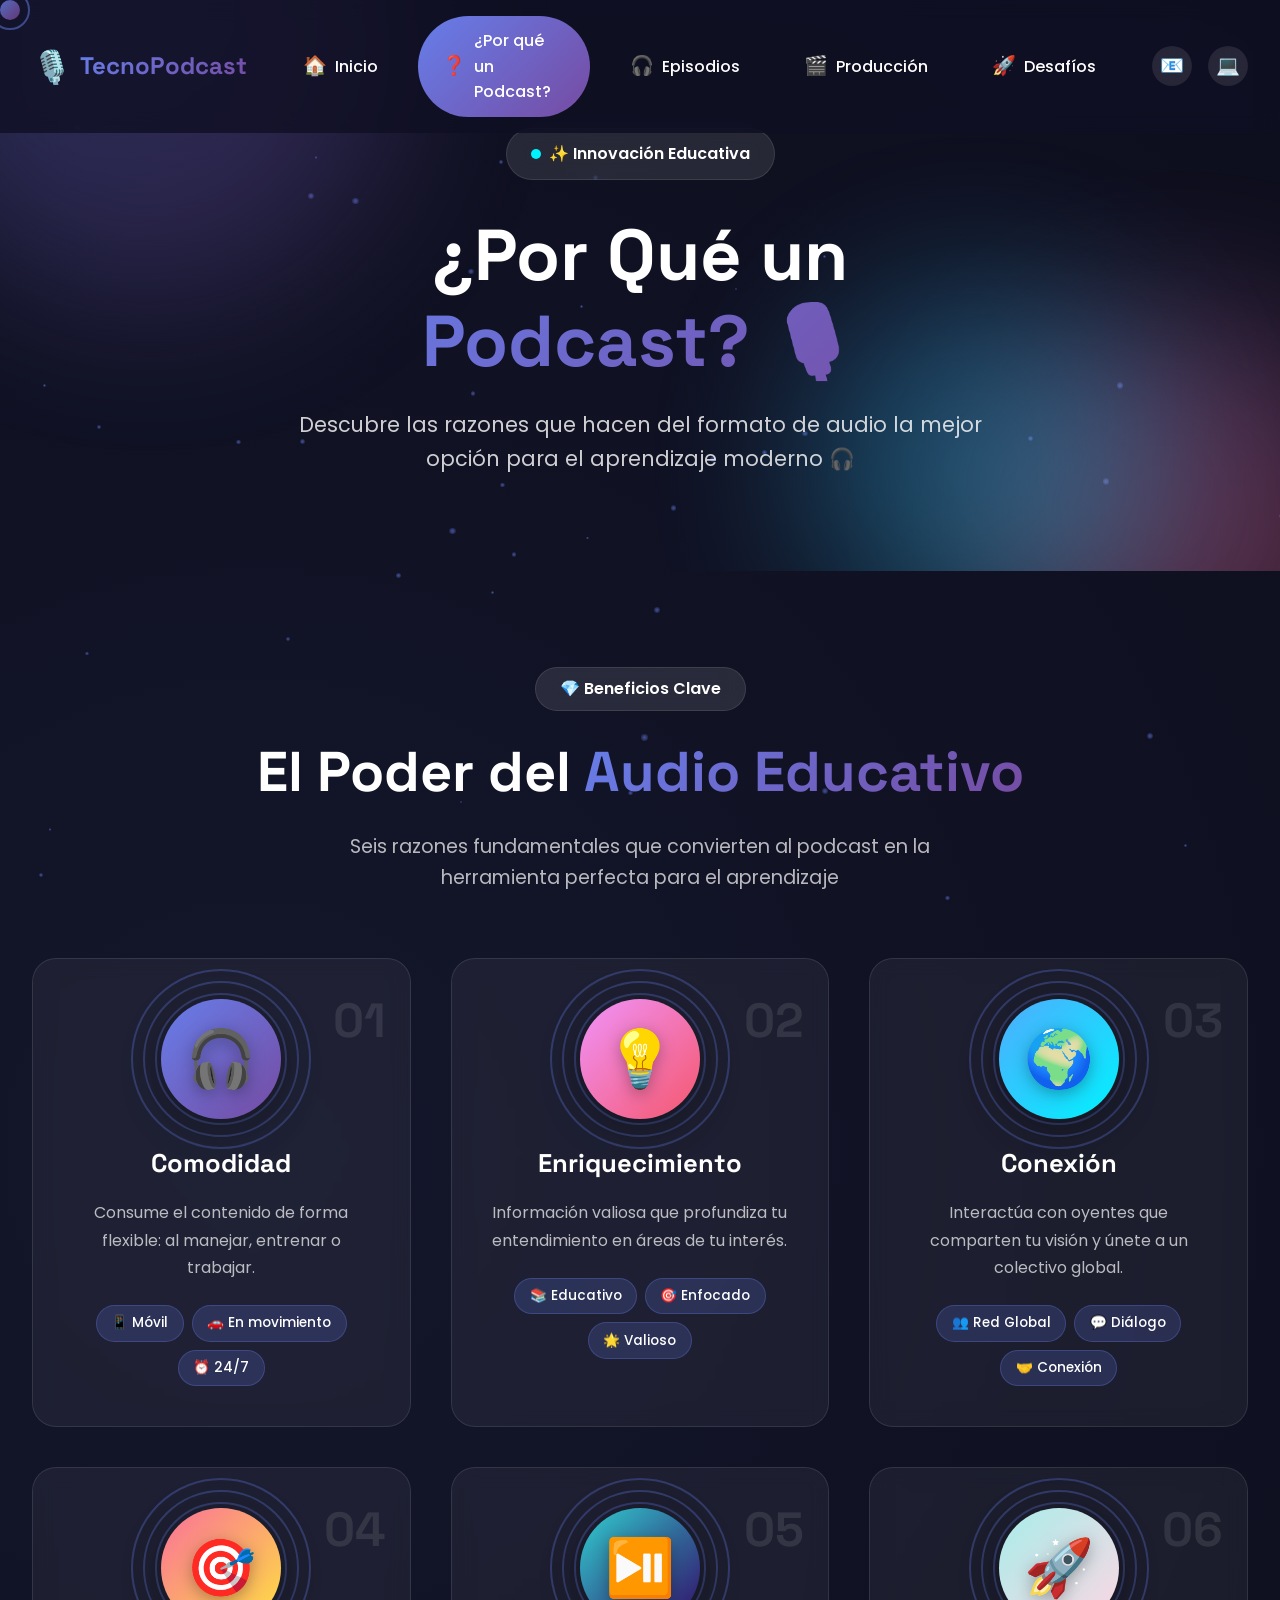
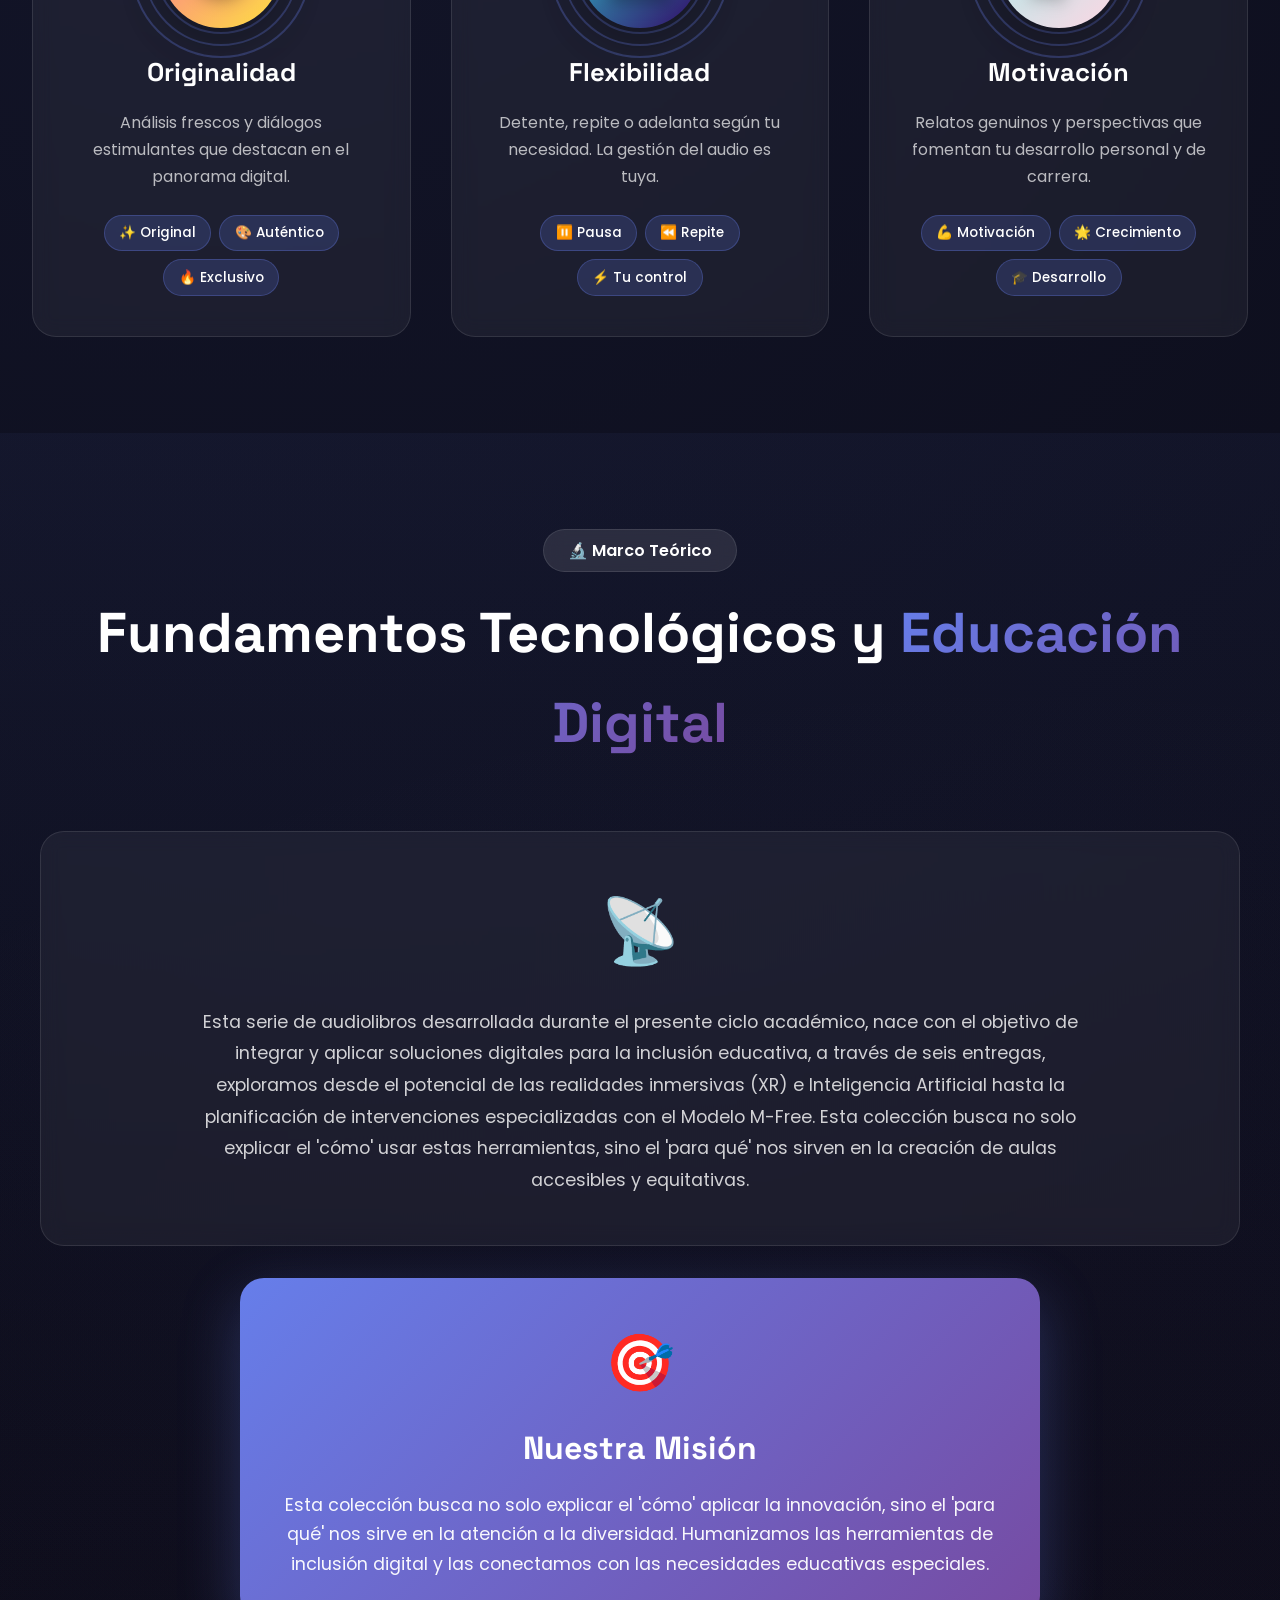
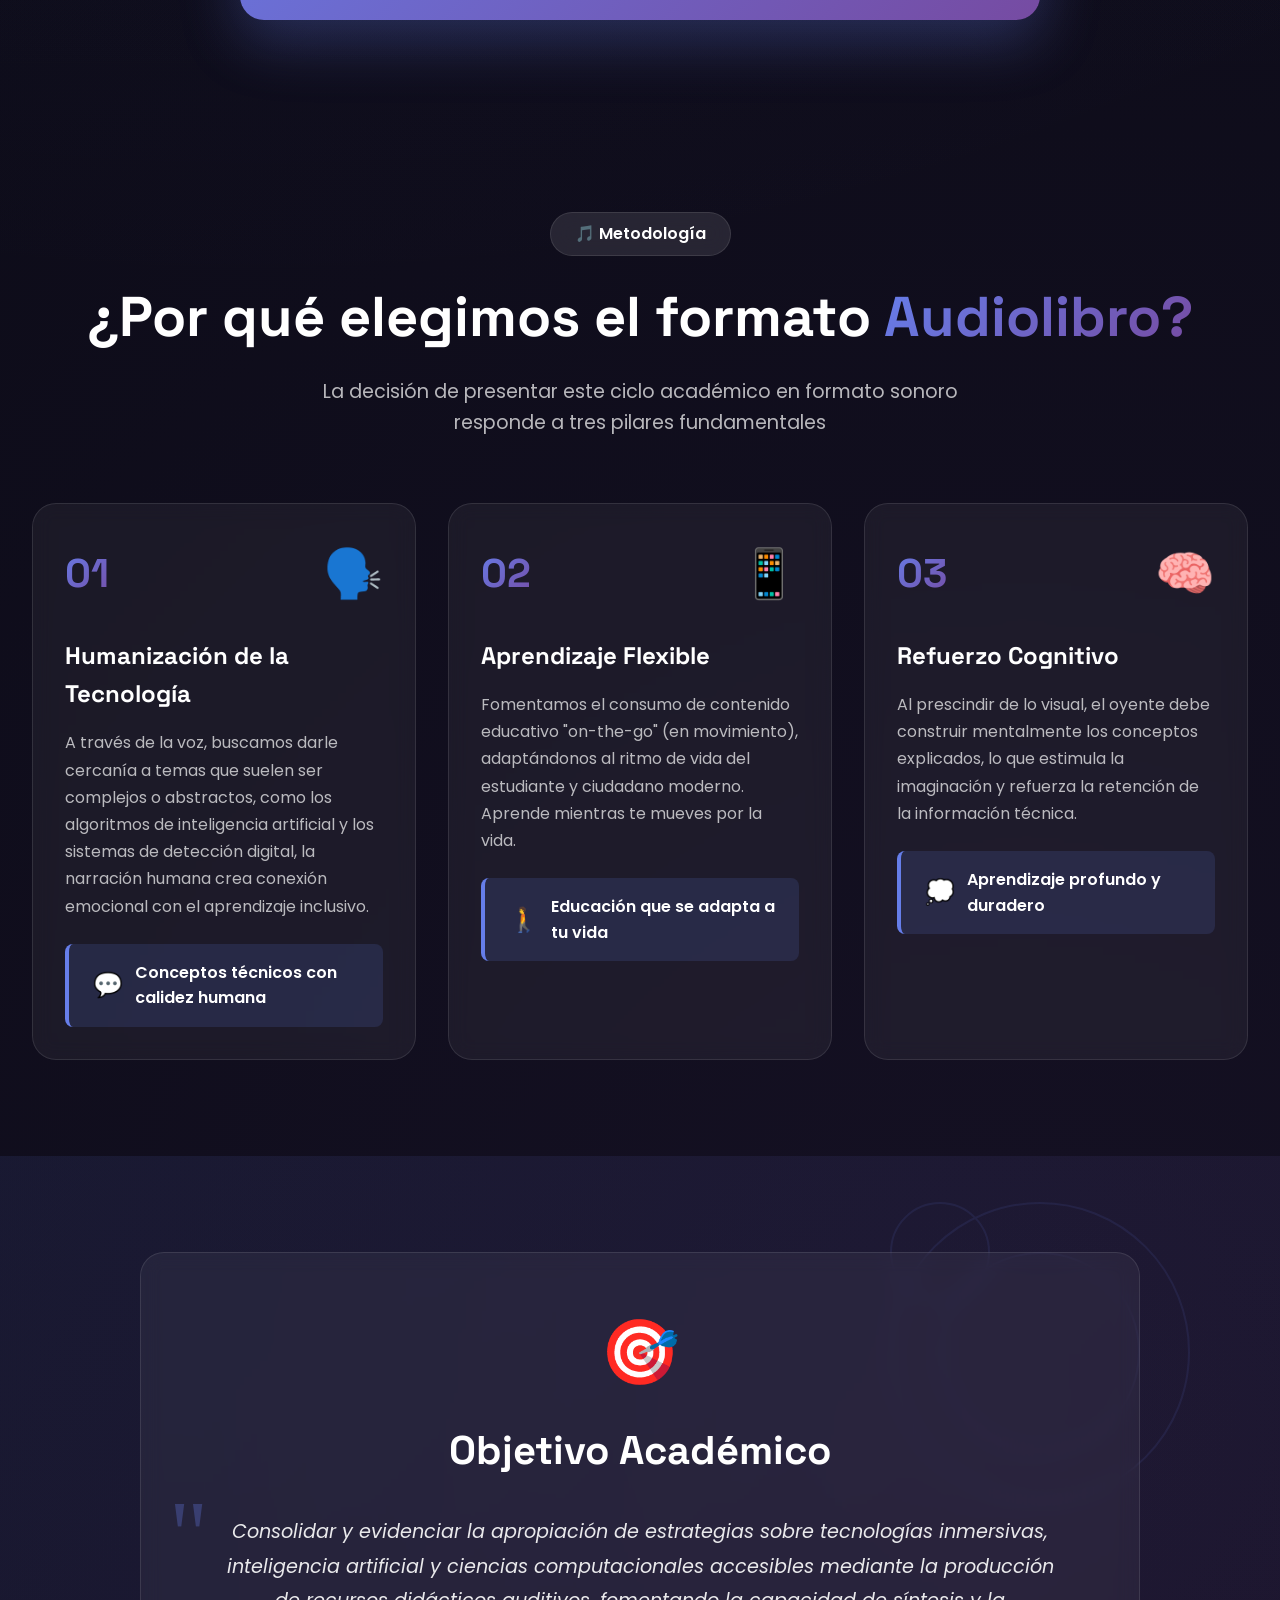
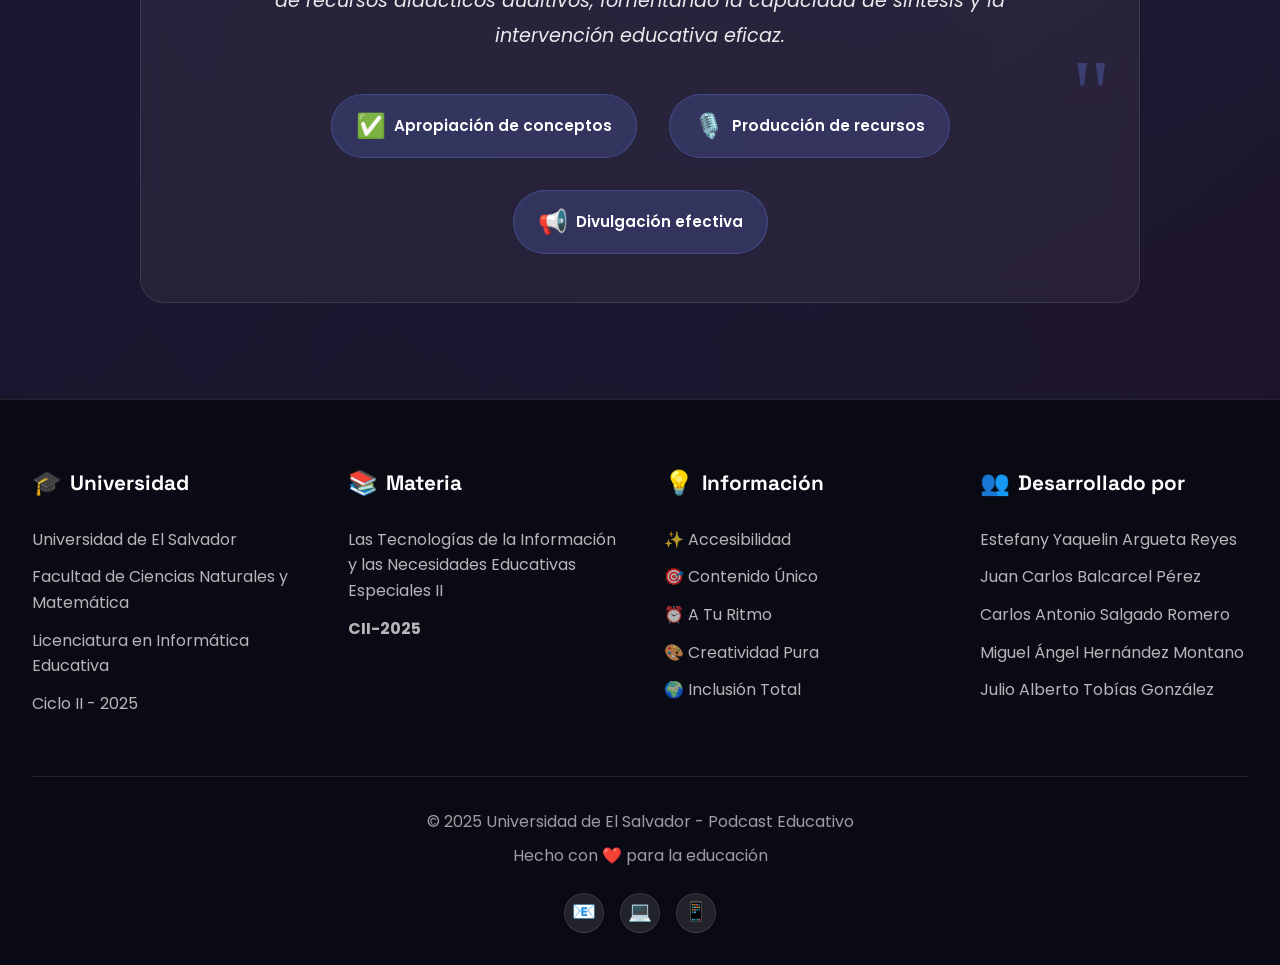
<file: porque-podcast.html>
<!DOCTYPE html>
<html lang="es">
<head>
    <meta charset="UTF-8">
    <meta name="viewport" content="width=device-width, initial-scale=1.0">
    <title>🎙️ ¿Por Qué un Podcast? - TecnoEducación</title>
    <link rel="stylesheet" href="porque-podcast.css">
    <link rel="preconnect" href="https://fonts.googleapis.com">
    <link rel="preconnect" href="https://fonts.gstatic.com" crossorigin>
    <link href="https://fonts.googleapis.com/css2?family=Poppins:wght@300;400;600;700;800&family=Space+Grotesk:wght@400;600;700&display=swap" rel="stylesheet">
</head>
<body>
    
    <!-- Partículas de fondo animadas -->
    <div class="particles-container" id="particles"></div>
    
    <!-- Cursor personalizado -->
    <div class="custom-cursor"></div>
    <div class="cursor-follower"></div>

    <!-- Navegación espectacular -->
    <nav class="navbar" id="navbar">
        <div class="nav-container">
            <div class="nav-logo">
                <span class="logo-icon">🎙️</span>
                <span class="logo-text">TecnoPodcast</span>
                <div class="logo-underline"></div>
            </div>
            
            <button class="nav-toggle" id="navToggle">
                <span></span>
                <span></span>
                <span></span>
            </button>
            
            <ul class="nav-menu" id="navMenu">
                <li class="nav-item">
                    <a href="index.html" class="nav-link">
                        <span class="nav-icon">🏠</span>
                        <span class="nav-text">Inicio</span>
                    </a>
                </li>
                <li class="nav-item active">
                    <a href="porque-podcast.html" class="nav-link">
                        <span class="nav-icon">❓</span>
                        <span class="nav-text">¿Por qué un Podcast?</span>
                    </a>
                </li>
                <li class="nav-item">
                    <a href="episodios.html" class="nav-link">
                        <span class="nav-icon">🎧</span>
                        <span class="nav-text">Episodios</span>
                    </a>
                </li>
                <li class="nav-item">
                    <a href="produccion.html" class="nav-link">
                        <span class="nav-icon">🎬</span>
                        <span class="nav-text">Producción</span>
                    </a>
                </li>
                <li class="nav-item">
                    <a href="desafios.html" class="nav-link">
                        <span class="nav-icon">🚀</span>
                        <span class="nav-text">Desafíos</span>
                    </a>
                </li>
            </ul>
            
            <div class="nav-social">
                <a href="#" class="social-link" title="Email">📧</a>
                <a href="#" class="social-link" title="GitHub">💻</a>
            </div>
        </div>
    </nav>

    <!-- Hero Section Página -->
    <section class="page-hero">
        <div class="hero-bg-shapes">
            <div class="shape shape-1"></div>
            <div class="shape shape-2"></div>
            <div class="shape shape-3"></div>
        </div>
        
        <div class="page-hero-content">
            <div class="hero-badge">
                <span class="badge-pulse"></span>
                <span class="badge-text">✨ Innovación Educativa</span>
            </div>
            
            <h1 class="page-title">
                <span class="title-line">¿Por Qué un</span>
                <span class="title-line gradient-text">Podcast? 🎙️</span>
            </h1>
            
            <p class="page-subtitle">
                Descubre las razones que hacen del formato de audio la mejor opción para el aprendizaje moderno
                <span class="emoji-float">🎧</span>
            </p>
        </div>
    </section>

    <!-- Beneficios del Podcast Section -->
    <section class="benefits-section">
        <div class="container">
            <div class="section-header">
                <span class="section-tag">💎 Beneficios Clave</span>
                <h2 class="section-title">
                    El Poder del
                    <span class="gradient-text">Audio Educativo</span>
                </h2>
                <p class="section-description">
                    Seis razones fundamentales que convierten al podcast en la herramienta perfecta para el aprendizaje
                </p>
            </div>

            <div class="benefits-grid">
                <!-- Beneficio 1: Accesibilidad -->
                <article class="benefit-card" data-benefit="1">
                    <div class="benefit-glow"></div>
                    <div class="benefit-icon-wrapper">
                        <div class="benefit-icon-circle" style="background: linear-gradient(135deg, #667eea 0%, #764ba2 100%);">
                            <span class="benefit-icon">🎧</span>
                        </div>
                        <div class="icon-rings">
                            <div class="ring ring-1"></div>
                            <div class="ring ring-2"></div>
                            <div class="ring ring-3"></div>
                        </div>
                    </div>
                    
                    <div class="benefit-content">
                        <h3 class="benefit-title">Comodidad</h3>
                        <p class="benefit-description">
                            Consume el contenido de forma flexible: al manejar, entrenar o trabajar.
                        </p>
                        <div class="benefit-features">
                            <span class="feature-tag">📱 Móvil</span>
                            <span class="feature-tag">🚗 En movimiento</span>
                            <span class="feature-tag">⏰ 24/7</span>
                        </div>
                    </div>
                    <div class="benefit-number">01</div>
                </article>

                <!-- Beneficio 2: Aprendizaje -->
                <article class="benefit-card" data-benefit="2">
                    <div class="benefit-glow"></div>
                    <div class="benefit-icon-wrapper">
                        <div class="benefit-icon-circle" style="background: linear-gradient(135deg, #f093fb 0%, #f5576c 100%);">
                            <span class="benefit-icon">💡</span>
                        </div>
                        <div class="icon-rings">
                            <div class="ring ring-1"></div>
                            <div class="ring ring-2"></div>
                            <div class="ring ring-3"></div>
                        </div>
                    </div>
                    
                    <div class="benefit-content">
                        <h3 class="benefit-title">Enriquecimiento</h3>
                        <p class="benefit-description">
                            Información valiosa que profundiza tu entendimiento en áreas de tu interés.
                        </p>
                        <div class="benefit-features">
                            <span class="feature-tag">📚 Educativo</span>
                            <span class="feature-tag">🎯 Enfocado</span>
                            <span class="feature-tag">🌟 Valioso</span>
                        </div>
                    </div>
                    <div class="benefit-number">02</div>
                </article>

                <!-- Beneficio 3: Comunidad -->
                <article class="benefit-card" data-benefit="3">
                    <div class="benefit-glow"></div>
                    <div class="benefit-icon-wrapper">
                        <div class="benefit-icon-circle" style="background: linear-gradient(135deg, #4facfe 0%, #00f2fe 100%);">
                            <span class="benefit-icon">🌍</span>
                        </div>
                        <div class="icon-rings">
                            <div class="ring ring-1"></div>
                            <div class="ring ring-2"></div>
                            <div class="ring ring-3"></div>
                        </div>
                    </div>
                    
                    <div class="benefit-content">
                        <h3 class="benefit-title">Conexión</h3>
                        <p class="benefit-description">
                            Interactúa con oyentes que comparten tu visión y únete a un colectivo global.
                        </p>
                        <div class="benefit-features">
                            <span class="feature-tag">👥 Red Global</span>
                            <span class="feature-tag">💬 Diálogo</span>
                            <span class="feature-tag">🤝 Conexión</span>
                        </div>
                    </div>
                    <div class="benefit-number">03</div>
                </article>

                <!-- Beneficio 4: Contenido Único -->
                <article class="benefit-card" data-benefit="4">
                    <div class="benefit-glow"></div>
                    <div class="benefit-icon-wrapper">
                        <div class="benefit-icon-circle" style="background: linear-gradient(135deg, #fa709a 0%, #fee140 100%);">
                            <span class="benefit-icon">🎯</span>
                        </div>
                        <div class="icon-rings">
                            <div class="ring ring-1"></div>
                            <div class="ring ring-2"></div>
                            <div class="ring ring-3"></div>
                        </div>
                    </div>
                    
                    <div class="benefit-content">
                        <h3 class="benefit-title">Originalidad</h3>
                        <p class="benefit-description">
                            Análisis frescos y diálogos estimulantes que destacan en el panorama digital.
                        </p>
                        <div class="benefit-features">
                            <span class="feature-tag">✨ Original</span>
                            <span class="feature-tag">🎨 Auténtico</span>
                            <span class="feature-tag">🔥 Exclusivo</span>
                        </div>
                    </div>
                    <div class="benefit-number">04</div>
                </article>

                <!-- Beneficio 5: A Tu Ritmo -->
                <article class="benefit-card" data-benefit="5">
                    <div class="benefit-glow"></div>
                    <div class="benefit-icon-wrapper">
                        <div class="benefit-icon-circle" style="background: linear-gradient(135deg, #30cfd0 0%, #330867 100%);">
                            <span class="benefit-icon">⏯️</span>
                        </div>
                        <div class="icon-rings">
                            <div class="ring ring-1"></div>
                            <div class="ring ring-2"></div>
                            <div class="ring ring-3"></div>
                        </div>
                    </div>
                    
                    <div class="benefit-content">
                        <h3 class="benefit-title">Flexibilidad</h3>
                        <p class="benefit-description">
                            Detente, repite o adelanta según tu necesidad. La gestión del audio es tuya.
                        </p>
                        <div class="benefit-features">
                            <span class="feature-tag">⏸️ Pausa</span>
                            <span class="feature-tag">⏪ Repite</span>
                            <span class="feature-tag">⚡ Tu control</span>
                        </div>
                    </div>
                    <div class="benefit-number">05</div>
                </article>

                <!-- Beneficio 6: Inspiración -->
                <article class="benefit-card" data-benefit="6">
                    <div class="benefit-glow"></div>
                    <div class="benefit-icon-wrapper">
                        <div class="benefit-icon-circle" style="background: linear-gradient(135deg, #a8edea 0%, #fed6e3 100%);">
                            <span class="benefit-icon">🚀</span>
                        </div>
                        <div class="icon-rings">
                            <div class="ring ring-1"></div>
                            <div class="ring ring-2"></div>
                            <div class="ring ring-3"></div>
                        </div>
                    </div>
                    
                    <div class="benefit-content">
                        <h3 class="benefit-title">Motivación</h3>
                        <p class="benefit-description">
                            Relatos genuinos y perspectivas que fomentan tu desarrollo personal y de carrera.
                        </p>
                        <div class="benefit-features">
                            <span class="feature-tag">💪 Motivación</span>
                            <span class="feature-tag">🌟 Crecimiento</span>
                            <span class="feature-tag">🎓 Desarrollo</span>
                        </div>
                    </div>
                    <div class="benefit-number">06</div>
                </article>
            </div>
        </div>
    </section>

    <!-- Fundamentos Tecnológicos Section -->
    <section class="fundamentos-section">
        <div class="container">
            <div class="section-header">
                <span class="section-tag">🔬 Marco Teórico</span>
                <h2 class="section-title">
                    Fundamentos Tecnológicos y
                    <span class="gradient-text">Educación Digital</span>
                </h2>
            </div>

            <div class="fundamentos-content">
                <div class="fundamentos-intro">
                    <div class="intro-icon">📡</div>
                    <p class="intro-text">
                        Esta serie de audiolibros desarrollada durante el presente ciclo académico, nace con el objetivo de integrar y aplicar soluciones digitales para la inclusión educativa, a través de seis entregas, exploramos desde el potencial de las realidades inmersivas (XR) e Inteligencia Artificial hasta la planificación de intervenciones especializadas con el Modelo M-Free. Esta colección busca no solo explicar el 'cómo' usar estas herramientas, sino el 'para qué' nos sirven en la creación de aulas accesibles y equitativas.
                    </p>
                </div>

                <div class="fundamentos-mission">
                    <div class="mission-card">
                        <div class="mission-icon">🎯</div>
                        <h3>Nuestra Misión</h3>
                        <p>
                            Esta colección busca no solo explicar el 'cómo' aplicar la innovación, sino el 'para qué' nos sirve en la atención a la diversidad. Humanizamos las herramientas de inclusión digital y las conectamos con las necesidades educativas especiales.
                        </p>
                    </div>
                </div>
            </div>
        </div>
    </section>

    <!-- Formato Audiolibro Section -->
    <section class="formato-section">
        <div class="container">
            <div class="section-header">
                <span class="section-tag">🎵 Metodología</span>
                <h2 class="section-title">
                    ¿Por qué elegimos el formato
                    <span class="gradient-text">Audiolibro?</span>
                </h2>
                <p class="section-description">
                    La decisión de presentar este ciclo académico en formato sonoro responde a tres pilares fundamentales
                </p>
            </div>

            <div class="formato-grid">
                <!-- Pilar 1 -->
                <article class="pilar-card">
                    <div class="pilar-header">
                        <div class="pilar-number">01</div>
                        <div class="pilar-icon">🗣️</div>
                    </div>
                    <div class="pilar-content">
                        <h3 class="pilar-title">Humanización de la Tecnología</h3>
                        <p class="pilar-description">
                            A través de la voz, buscamos darle cercanía a temas que suelen ser complejos o abstractos, como los algoritmos de inteligencia artificial y los sistemas de detección digital, la narración humana crea conexión emocional con el aprendizaje inclusivo.
                        </p>
                        <div class="pilar-highlight">
                            <span class="highlight-icon">💬</span>
                            <span>Conceptos técnicos con calidez humana</span>
                        </div>
                    </div>
                </article>

                <!-- Pilar 2 -->
                <article class="pilar-card">
                    <div class="pilar-header">
                        <div class="pilar-number">02</div>
                        <div class="pilar-icon">📱</div>
                    </div>
                    <div class="pilar-content">
                        <h3 class="pilar-title">Aprendizaje Flexible</h3>
                        <p class="pilar-description">
                            Fomentamos el consumo de contenido educativo "on-the-go" (en movimiento), adaptándonos al ritmo de vida del estudiante y ciudadano moderno. Aprende mientras te mueves por la vida.
                        </p>
                        <div class="pilar-highlight">
                            <span class="highlight-icon">🚶</span>
                            <span>Educación que se adapta a tu vida</span>
                        </div>
                    </div>
                </article>

                <!-- Pilar 3 -->
                <article class="pilar-card">
                    <div class="pilar-header">
                        <div class="pilar-number">03</div>
                        <div class="pilar-icon">🧠</div>
                    </div>
                    <div class="pilar-content">
                        <h3 class="pilar-title">Refuerzo Cognitivo</h3>
                        <p class="pilar-description">
                            Al prescindir de lo visual, el oyente debe construir mentalmente los conceptos explicados, lo que estimula la imaginación y refuerza la retención de la información técnica.
                        </p>
                        <div class="pilar-highlight">
                            <span class="highlight-icon">💭</span>
                            <span>Aprendizaje profundo y duradero</span>
                        </div>
                    </div>
                </article>
            </div>
        </div>
    </section>

    <!-- Objetivo Académico Section -->
    <section class="objetivo-section">
        <div class="objetivo-container">
            <div class="objetivo-decoration">
                <div class="deco-circle"></div>
                <div class="deco-circle"></div>
                <div class="deco-circle"></div>
            </div>
            
            <div class="objetivo-content">
                <div class="objetivo-icon">🎯</div>
                <h2 class="objetivo-title">Objetivo Académico</h2>
                <div class="objetivo-quote">
                    <div class="quote-mark">"</div>
                    <p class="objetivo-text">
                        Consolidar y evidenciar la apropiación de estrategias sobre tecnologías inmersivas, inteligencia artificial y ciencias computacionales accesibles mediante la producción de recursos didácticos auditivos, fomentando la capacidad de síntesis y la intervención educativa eficaz.
                    </p>
                    <div class="quote-mark end">"</div>
                </div>
                
                <div class="objetivo-meta">
                    <div class="meta-item">
                        <span class="meta-icon">✅</span>
                        <span class="meta-text">Apropiación de conceptos</span>
                    </div>
                    <div class="meta-item">
                        <span class="meta-icon">🎙️</span>
                        <span class="meta-text">Producción de recursos</span>
                    </div>
                    <div class="meta-item">
                        <span class="meta-icon">📢</span>
                        <span class="meta-text">Divulgación efectiva</span>
                    </div>
                </div>
            </div>
        </div>
    </section>

    <!-- CTA Section -->
    

    <!-- Footer -->
    <footer class="footer">
        <div class="footer-container">
            <!-- Universidad Column -->
            <div class="footer-column">
                <h3 class="footer-title">
                    <span class="footer-icon">🎓</span>
                    Universidad
                </h3>
                <ul class="footer-list">
                    <li><a href="#">Universidad de El Salvador</a></li>
                    <li><a href="#">Facultad de Ciencias Naturales y Matemática</a></li>
                    <li><a href="#">Licenciatura en Informática Educativa</a></li>
                    <li><a href="#">Ciclo II - 2025</a></li>
                </ul>
            </div>

            <!-- Materia Column -->
            <div class="footer-column">
                <h3 class="footer-title">
                    <span class="footer-icon">📚</span>
                    Materia
                </h3>
                <ul class="footer-list">
                    <li>Las Tecnologías de la Información y las Necesidades Educativas Especiales II</li>
                    <li><strong>CII-2025</strong></li>
                </ul>
            </div>

            <!-- Información Column -->
            <div class="footer-column">
                <h3 class="footer-title">
                    <span class="footer-icon">💡</span>
                    Información
                </h3>
                <ul class="footer-list">
                    <li>✨ Accesibilidad</li>
                    <li>🎯 Contenido Único</li>
                    <li>⏰ A Tu Ritmo</li>
                    <li>🎨 Creatividad Pura</li>
                    <li>🌍 Inclusión Total</li>
                </ul>
            </div>

            <!-- Desarrollado por Column -->
            <div class="footer-column">
                <h3 class="footer-title">
                    <span class="footer-icon">👥</span>
                    Desarrollado por
                </h3>
                <ul class="footer-list">
                    <li>Estefany Yaquelin Argueta Reyes</li>
                    <li>Juan Carlos Balcarcel Pérez</li>
                    <li>Carlos Antonio Salgado Romero</li>
                    <li>Miguel Ángel Hernández Montano</li>
                    <li>Julio Alberto Tobías González</li>
                </ul>
            </div>
        </div>

        <!-- Footer Bottom -->
        <div class="footer-bottom">
            <div class="footer-bottom-content">
                <p>© 2025 Universidad de El Salvador - Podcast Educativo</p>
                <p>Hecho con <span class="heart">❤️</span> para la educación</p>
                <div class="footer-social">
                    <a href="#" class="footer-social-link">📧</a>
                    <a href="#" class="footer-social-link">💻</a>
                    <a href="#" class="footer-social-link">📱</a>
                </div>
            </div>
        </div>
    </footer>

    <!-- Scroll to Top Button -->
    <button class="scroll-top" id="scrollTop">
        <span>↑</span>
    </button>

    <script>
        // ==================== CONFIGURACIÓN GLOBAL ====================
        const config = {
            animationDuration: 1000,
            particleCount: 50,
            cursorFollowSpeed: 0.15
        };

        // ==================== CURSOR PERSONALIZADO ====================
        const cursor = document.querySelector('.custom-cursor');
        const cursorFollower = document.querySelector('.cursor-follower');
        let mouseX = 0;
        let mouseY = 0;
        let cursorX = 0;
        let cursorY = 0;

        document.addEventListener('mousemove', (e) => {
            mouseX = e.clientX;
            mouseY = e.clientY;
            cursor.style.left = mouseX + 'px';
            cursor.style.top = mouseY + 'px';
        });

        function animateCursor() {
            const dx = mouseX - cursorX;
            const dy = mouseY - cursorY;
            
            cursorX += dx * config.cursorFollowSpeed;
            cursorY += dy * config.cursorFollowSpeed;
            
            cursorFollower.style.left = cursorX + 'px';
            cursorFollower.style.top = cursorY + 'px';
            
            requestAnimationFrame(animateCursor);
        }
        animateCursor();

        // Efectos hover en elementos interactivos
        const interactiveElements = document.querySelectorAll('a, button, .benefit-card, .pilar-card');
        interactiveElements.forEach(el => {
            el.addEventListener('mouseenter', () => {
                cursor.classList.add('cursor-hover');
                cursorFollower.classList.add('cursor-hover');
            });
            el.addEventListener('mouseleave', () => {
                cursor.classList.remove('cursor-hover');
                cursorFollower.classList.remove('cursor-hover');
            });
        });

        // ==================== PARTÍCULAS ANIMADAS ====================
        const particlesContainer = document.getElementById('particles');

        function createParticles() {
            for (let i = 0; i < config.particleCount; i++) {
                const particle = document.createElement('div');
                particle.classList.add('particle');
                
                const size = Math.random() * 5 + 2;
                const posX = Math.random() * 100;
                const posY = Math.random() * 100;
                const delay = Math.random() * 5;
                const duration = Math.random() * 20 + 10;
                
                particle.style.width = size + 'px';
                particle.style.height = size + 'px';
                particle.style.left = posX + '%';
                particle.style.top = posY + '%';
                particle.style.animationDelay = delay + 's';
                particle.style.animationDuration = duration + 's';
                
                particlesContainer.appendChild(particle);
            }
        }
        createParticles();

        // ==================== NAVBAR FUNCIONALIDAD ====================
        const navbar = document.getElementById('navbar');
        const navToggle = document.getElementById('navToggle');
        const navMenu = document.getElementById('navMenu');
        let lastScroll = 0;

        window.addEventListener('scroll', () => {
            const currentScroll = window.pageYOffset;
            
            if (currentScroll > 100) {
                navbar.classList.add('navbar-scrolled');
            } else {
                navbar.classList.remove('navbar-scrolled');
            }
            
            if (currentScroll > lastScroll && currentScroll > 500) {
                navbar.classList.add('navbar-hidden');
            } else {
                navbar.classList.remove('navbar-hidden');
            }
            
            lastScroll = currentScroll;
        });

        navToggle.addEventListener('click', () => {
            navToggle.classList.toggle('active');
            navMenu.classList.toggle('active');
            document.body.classList.toggle('menu-open');
        });

        const navLinks = document.querySelectorAll('.nav-link');
        navLinks.forEach(link => {
            link.addEventListener('click', () => {
                navToggle.classList.remove('active');
                navMenu.classList.remove('active');
                document.body.classList.remove('menu-open');
            });
        });

        // ==================== ANIMACIONES DE TARJETAS ====================
        const benefitCards = document.querySelectorAll('.benefit-card');

        benefitCards.forEach((card, index) => {
            card.style.animationDelay = `${index * 0.1}s`;
            
            card.addEventListener('mousemove', (e) => {
                const rect = card.getBoundingClientRect();
                const x = e.clientX - rect.left;
                const y = e.clientY - rect.top;
                
                const centerX = rect.width / 2;
                const centerY = rect.height / 2;
                
                const rotateX = (y - centerY) / 15;
                const rotateY = (centerX - x) / 15;
                
                card.style.transform = `perspective(1000px) rotateX(${rotateX}deg) rotateY(${rotateY}deg) translateY(-10px)`;
            });
            
            card.addEventListener('mouseleave', () => {
                card.style.transform = 'perspective(1000px) rotateX(0) rotateY(0) translateY(0)';
            });
        });

        // Animación de anillos en los iconos
        const iconRings = document.querySelectorAll('.ring');
        iconRings.forEach((ring, index) => {
            ring.style.animationDelay = `${index * 0.3}s`;
        });

        // ==================== SCROLL REVEAL ANIMATIONS ====================
        const revealElements = document.querySelectorAll('.benefit-card, .pilar-card, .section-header, .fundamentos-content');

        const revealObserver = new IntersectionObserver((entries) => {
            entries.forEach(entry => {
                if (entry.isIntersecting) {
                    entry.target.classList.add('revealed');
                }
            });
        }, {
            threshold: 0.1,
            rootMargin: '0px 0px -50px 0px'
        });

        revealElements.forEach(el => {
            el.classList.add('reveal');
            revealObserver.observe(el);
        });

        // ==================== BOTONES INTERACTIVOS ====================
        const buttons = document.querySelectorAll('.btn-primary, .btn-secondary, .btn-cta');

        buttons.forEach(button => {
            button.addEventListener('click', function(e) {
                const ripple = document.createElement('span');
                ripple.classList.add('ripple');
                
                const rect = this.getBoundingClientRect();
                const size = Math.max(rect.width, rect.height);
                const x = e.clientX - rect.left - size / 2;
                const y = e.clientY - rect.top - size / 2;
                
                ripple.style.width = ripple.style.height = size + 'px';
                ripple.style.left = x + 'px';
                ripple.style.top = y + 'px';
                
                this.appendChild(ripple);
                
                setTimeout(() => ripple.remove(), 600);
            });
        });

        // ==================== SCROLL TO TOP ====================
        const scrollTopBtn = document.getElementById('scrollTop');

        window.addEventListener('scroll', () => {
            if (window.pageYOffset > 500) {
                scrollTopBtn.classList.add('visible');
            } else {
                scrollTopBtn.classList.remove('visible');
            }
        });

        scrollTopBtn.addEventListener('click', () => {
            window.scrollTo({
                top: 0,
                behavior: 'smooth'
            });
        });

        // ==================== SMOOTH SCROLLING ====================
        document.querySelectorAll('a[href^="#"]').forEach(anchor => {
            anchor.addEventListener('click', function(e) {
                e.preventDefault();
                const target = document.querySelector(this.getAttribute('href'));
                if (target) {
                    target.scrollIntoView({
                        behavior: 'smooth',
                        block: 'start'
                    });
                }
            });
        });

        // ==================== PARALLAX EFFECT ====================
        window.addEventListener('scroll', () => {
            const scrolled = window.pageYOffset;
            const parallaxElements = document.querySelectorAll('.hero-bg-shapes .shape');
            
            parallaxElements.forEach((el, index) => {
                const speed = (index + 1) * 0.5;
                el.style.transform = `translateY(${scrolled * speed}px)`;
            });
        });

        // ==================== LOADING ANIMATION ====================
        window.addEventListener('load', () => {
            document.body.classList.add('loaded');
        });

        // ==================== CONSOLE MESSAGE ====================
        console.log('%c🎙️ ¿Por Qué un Podcast?', 'font-size: 24px; font-weight: bold; color: #667eea;');
        console.log('%cDescubre el poder del audio educativo 🚀', 'font-size: 14px; color: #764ba2;');
    </script>
</body>
</html>
</file>
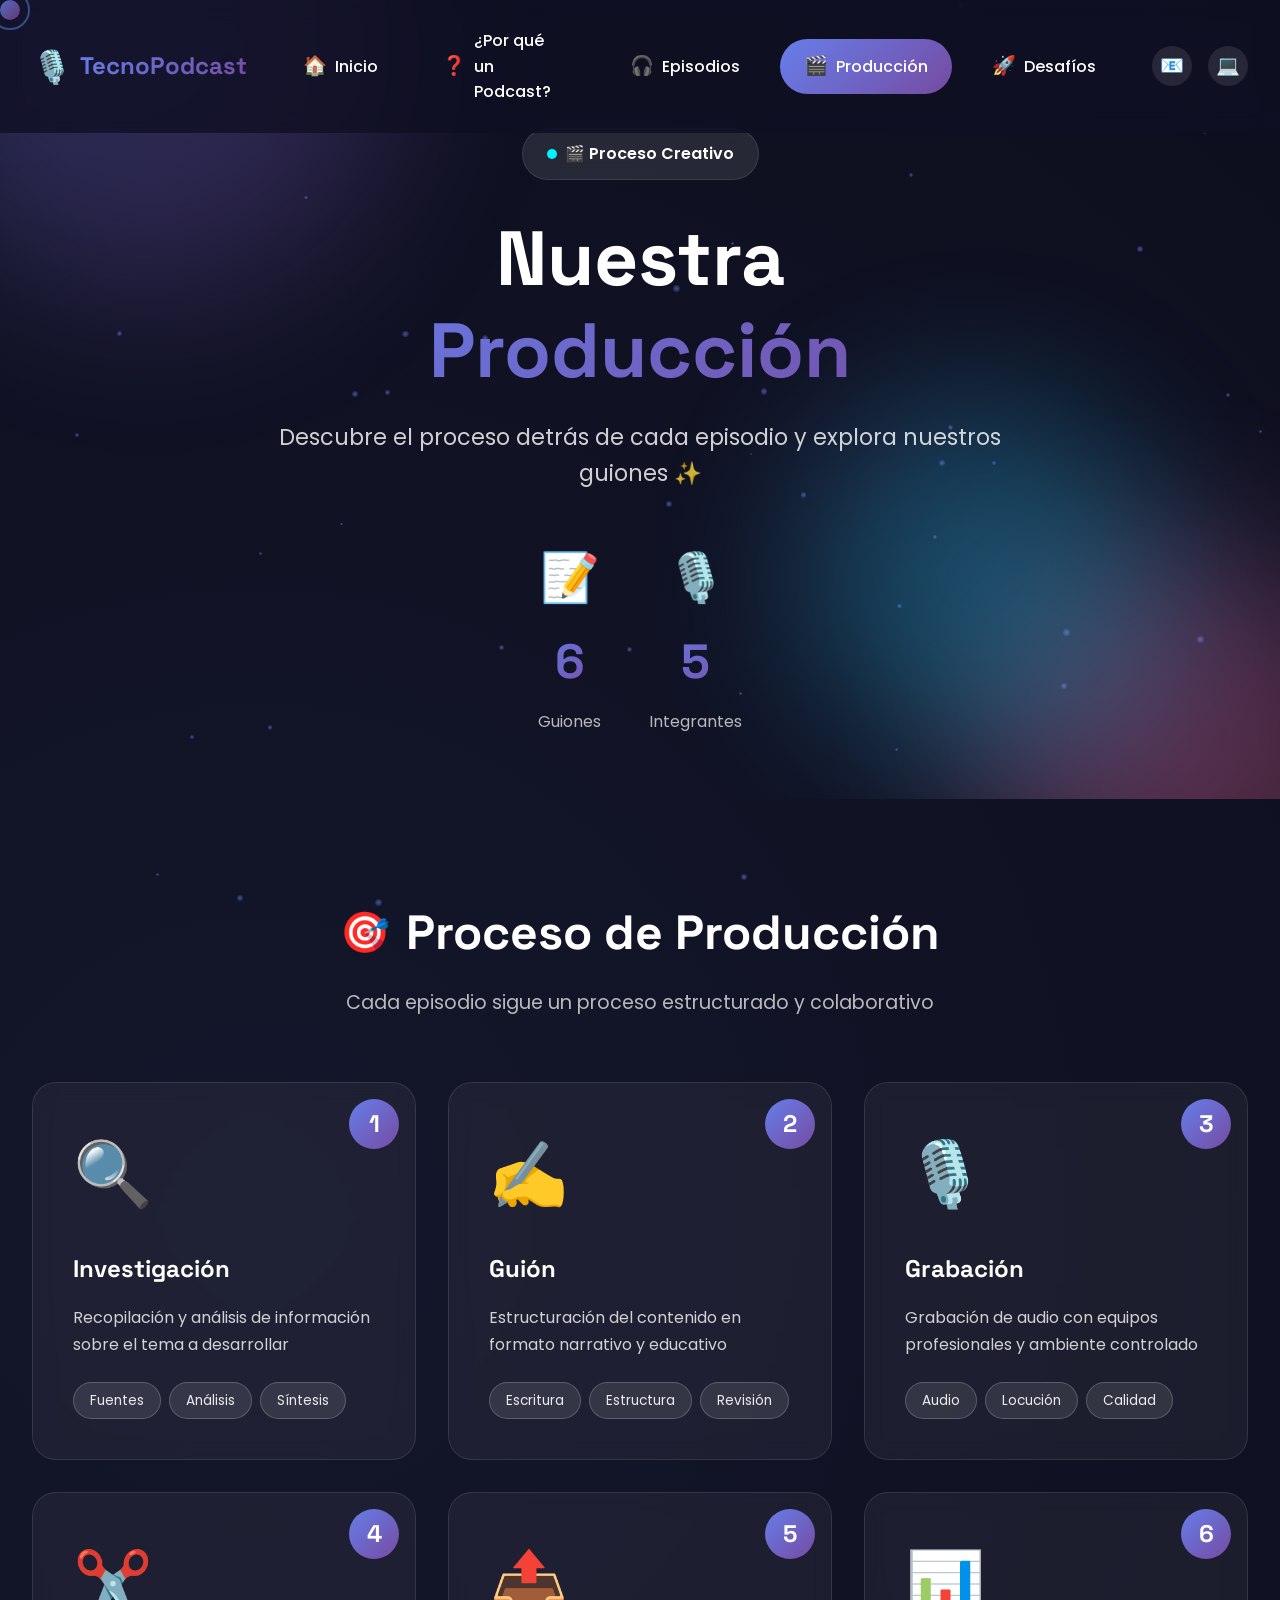
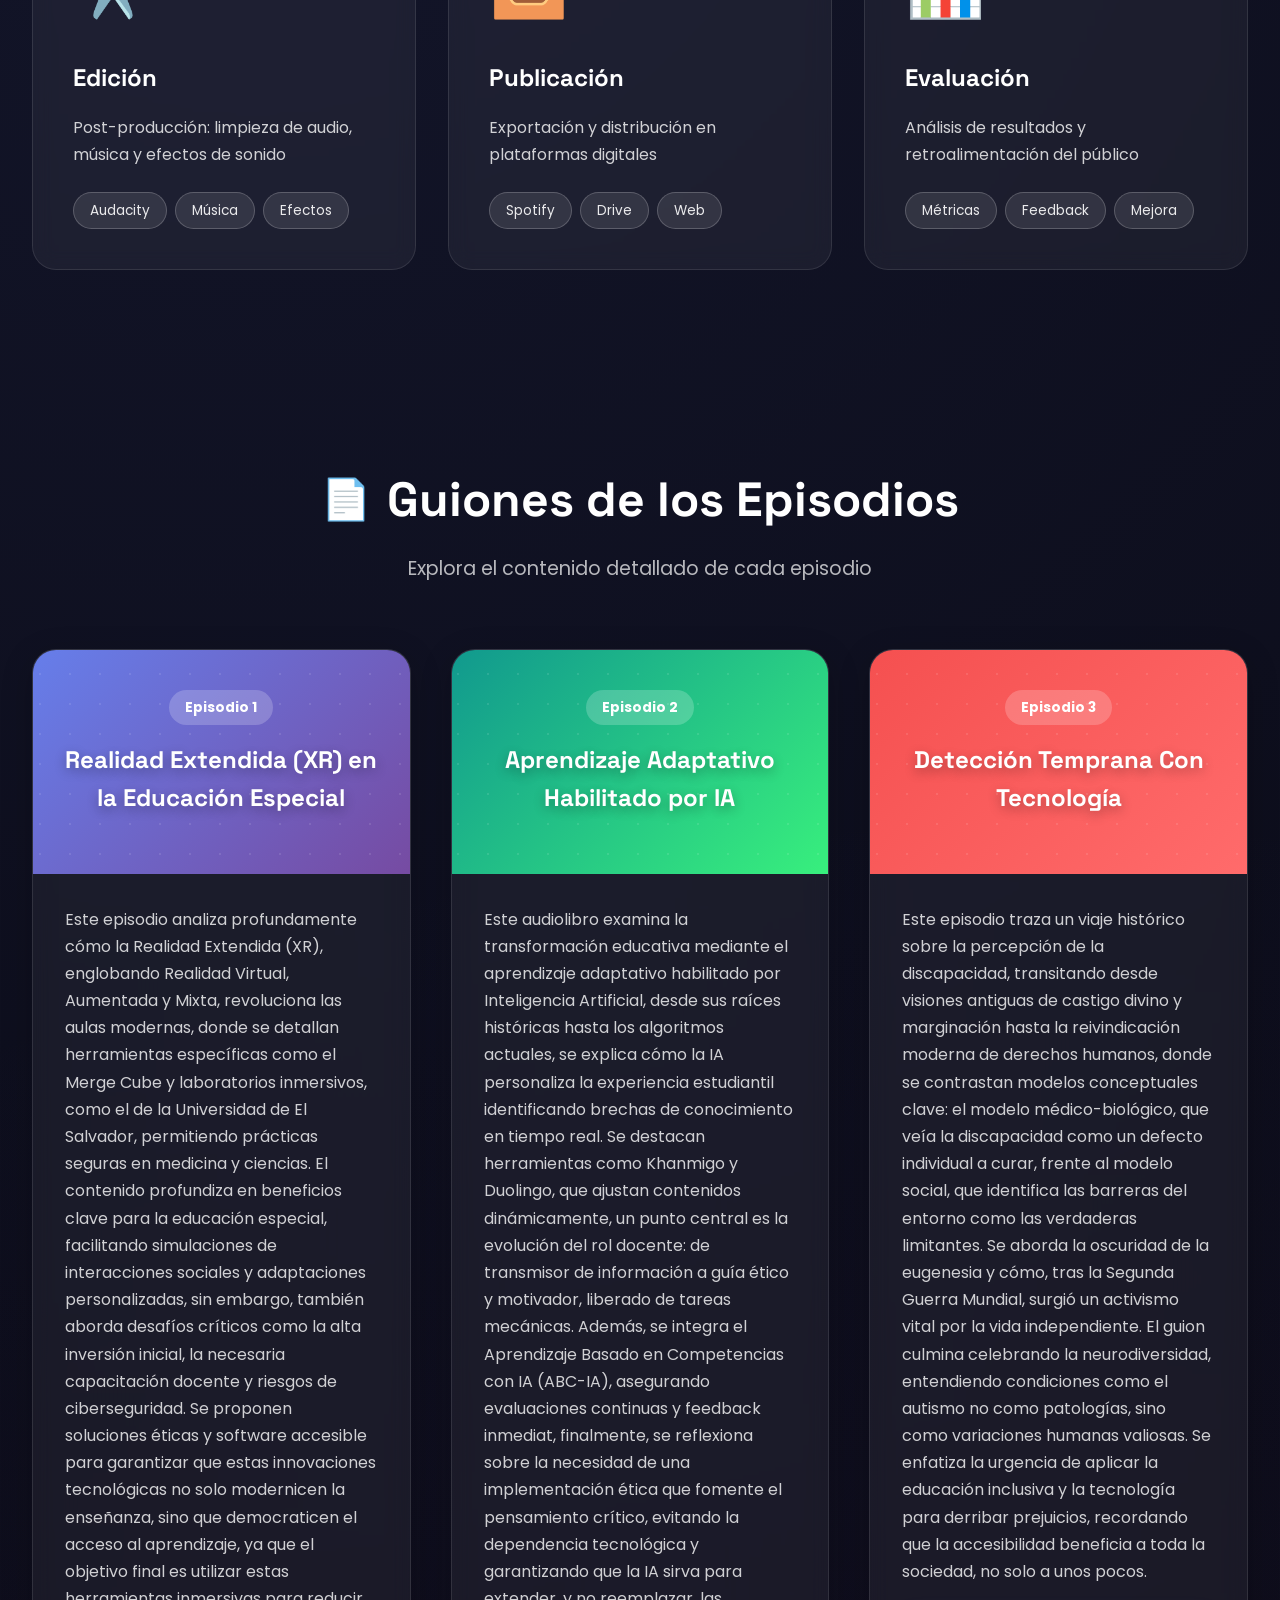
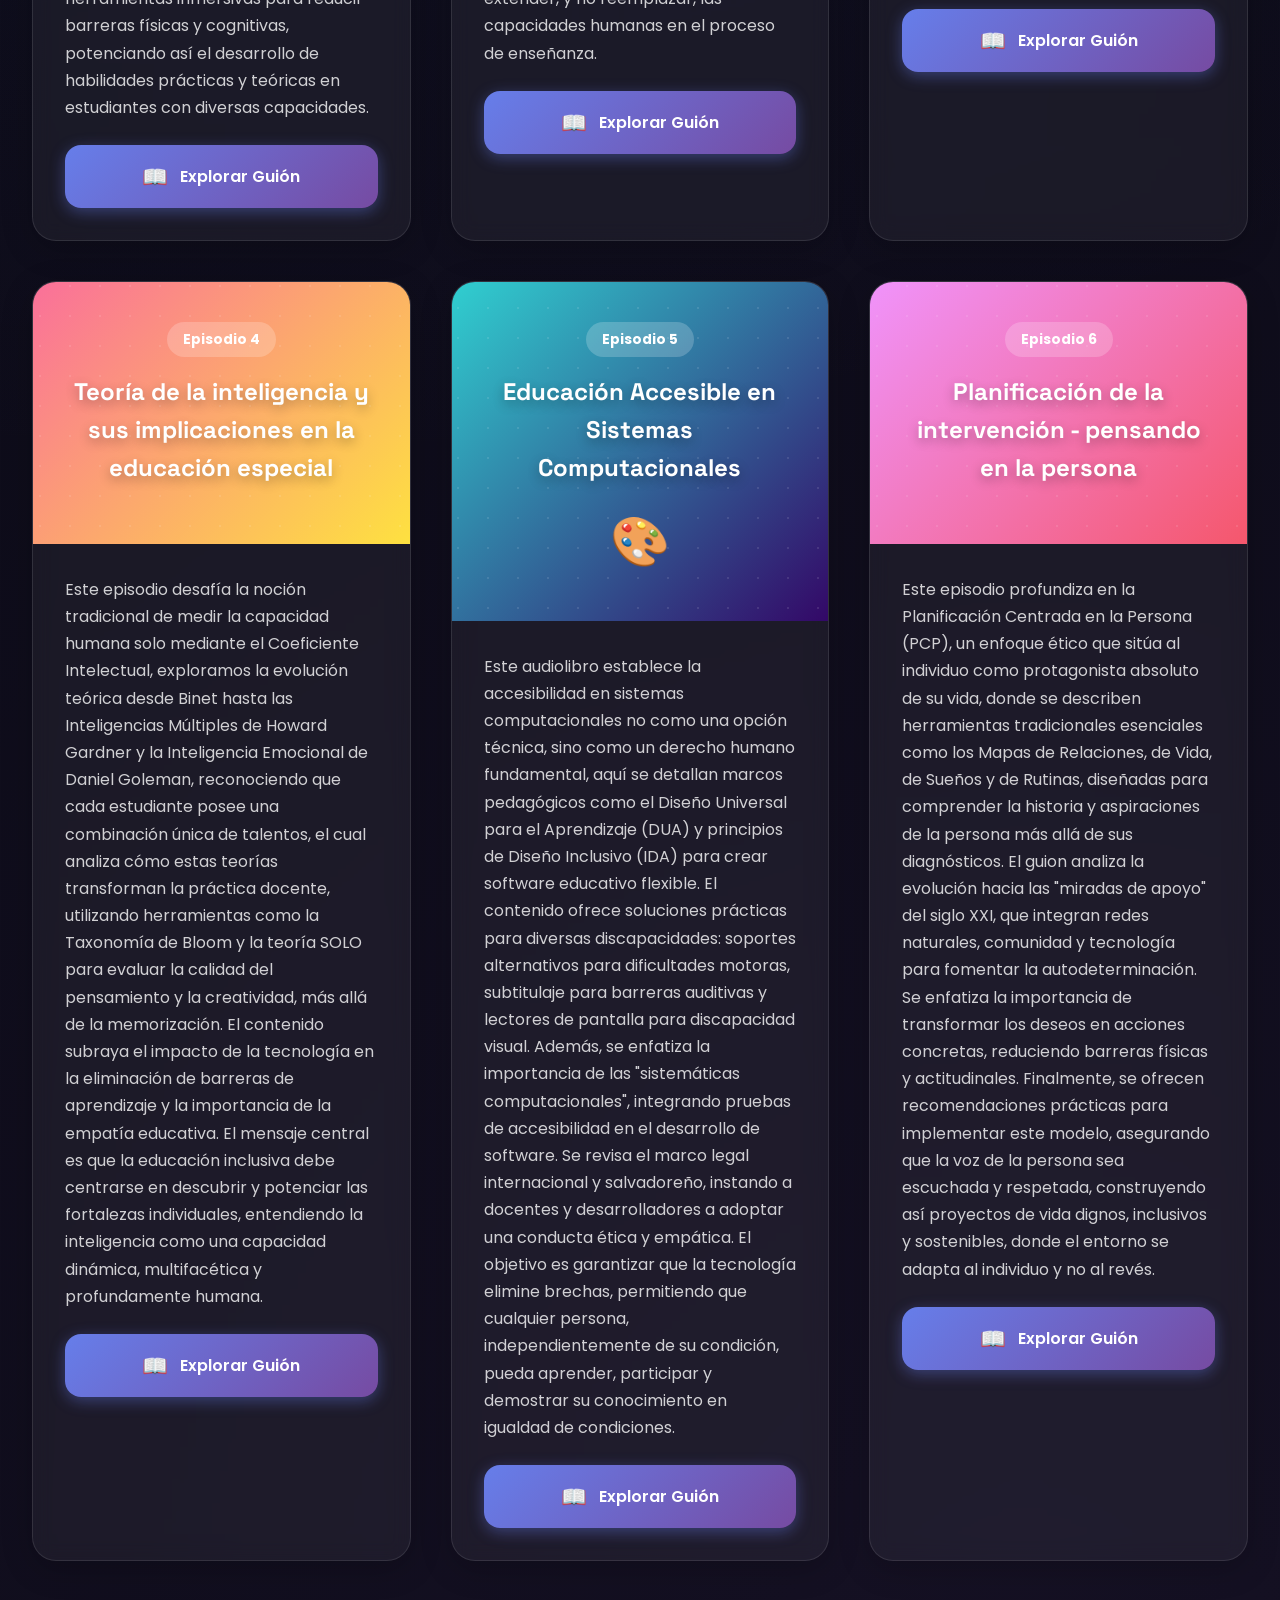
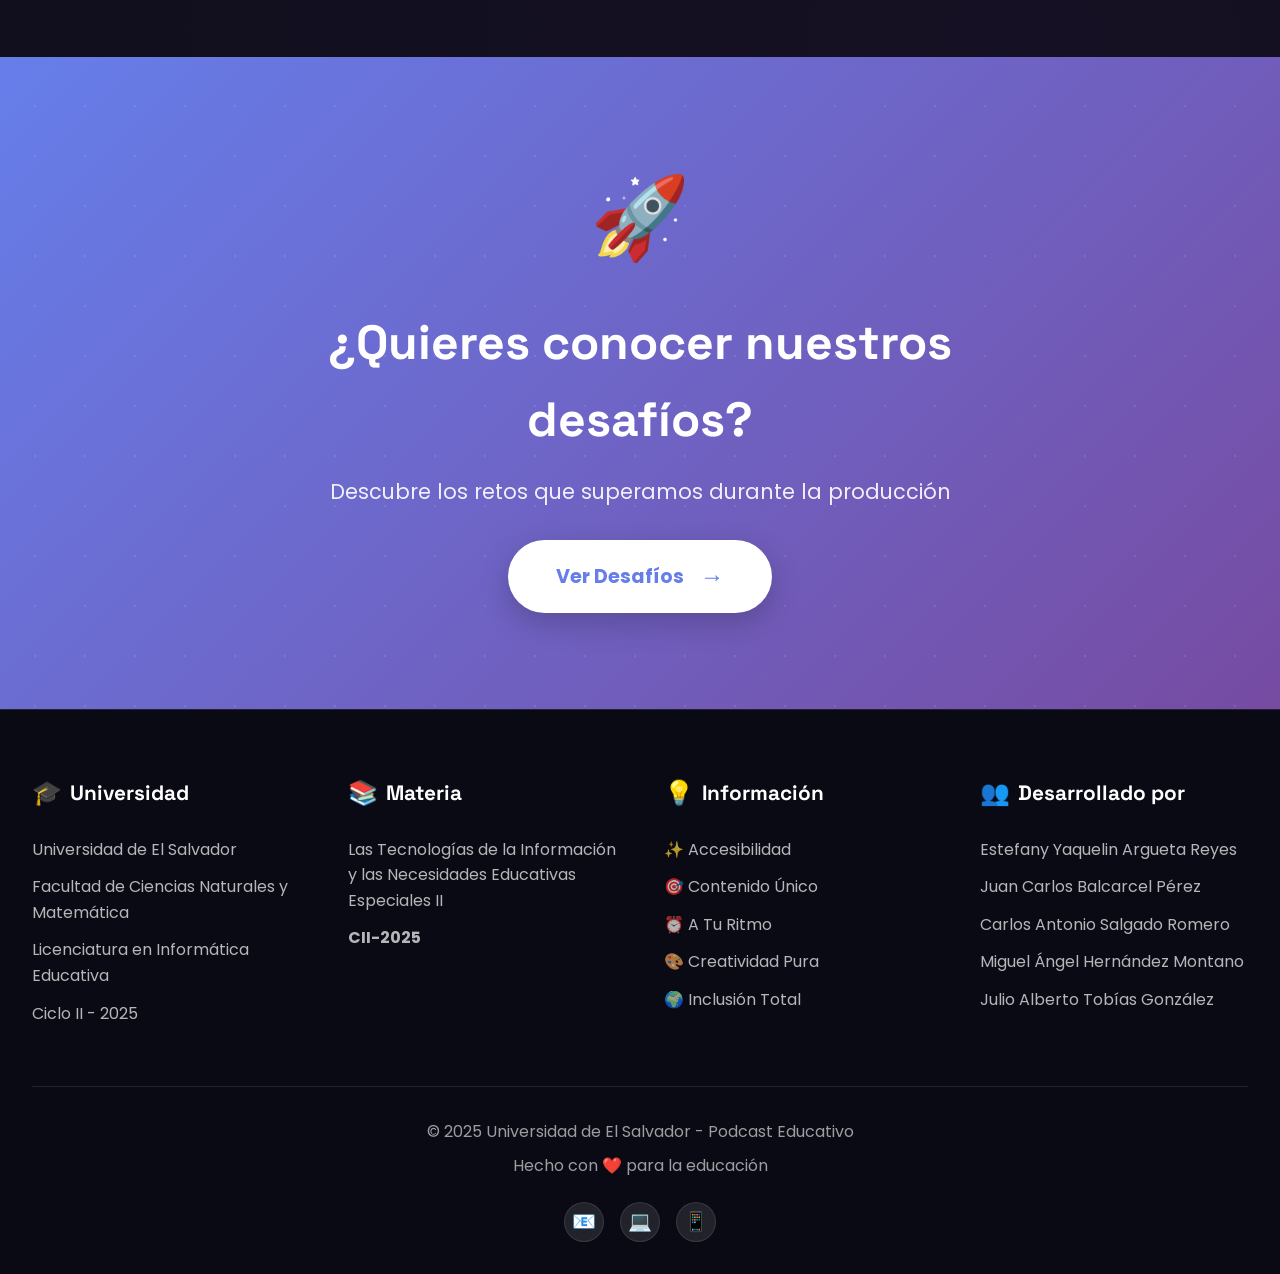
<file: produccion.html>
<!DOCTYPE html>
<html lang="es">
<head>
    <meta charset="UTF-8">
    <meta name="viewport" content="width=device-width, initial-scale=1.0">
    <title>🎬 Producción - TecnoPodcast Educativo</title>
    <link rel="stylesheet" href="produccion.css">
    <link rel="preconnect" href="https://fonts.googleapis.com">
    <link rel="preconnect" href="https://fonts.gstatic.com" crossorigin>
    <link href="https://fonts.googleapis.com/css2?family=Poppins:wght@300;400;600;700;800&family=Space+Grotesk:wght@400;600;700&display=swap" rel="stylesheet">
</head>
<body>
    
    <!-- Partículas de fondo animadas -->
    <section class="particles-container" id="particles"></section>
    
    <!-- Cursor personalizado -->
    <div class="custom-cursor"></div>
    <div class="cursor-follower"></div>

    <!-- Navegación -->
    <nav class="navbar" id="navbar">
        <div class="nav-container">
            <div class="nav-logo">
                <span class="logo-icon">🎙️</span>
                <span class="logo-text">TecnoPodcast</span>
                <div class="logo-underline"></div>
            </div>
            
            <button class="nav-toggle" id="navToggle">
                <span></span>
                <span></span>
                <span></span>
            </button>
            
            <ul class="nav-menu" id="navMenu">
                <li class="nav-item">
                    <a href="index.html" class="nav-link">
                        <span class="nav-icon">🏠</span>
                        <span class="nav-text">Inicio</span>
                    </a>
                </li>
                <li class="nav-item">
                    <a href="porque-podcast.html" class="nav-link">
                        <span class="nav-icon">❓</span>
                        <span class="nav-text">¿Por qué un Podcast?</span>
                    </a>
                </li>
                <li class="nav-item">
                    <a href="episodios.html" class="nav-link">
                        <span class="nav-icon">🎧</span>
                        <span class="nav-text">Episodios</span>
                    </a>
                </li>
                <li class="nav-item active">
                    <a href="produccion.html" class="nav-link">
                        <span class="nav-icon">🎬</span>
                        <span class="nav-text">Producción</span>
                    </a>
                </li>
                <li class="nav-item">
                    <a href="desafios.html" class="nav-link">
                        <span class="nav-icon">🚀</span>
                        <span class="nav-text">Desafíos</span>
                    </a>
                </li>
            </ul>
            
            <div class="nav-social">
                <a href="#" class="social-link" title="Email">📧</a>
                <a href="#" class="social-link" title="GitHub">💻</a>
            </div>
        </div>
    </nav>

    <!-- Hero Section -->
    <section class="hero-section">
        <div class="hero-bg-shapes">
            <div class="shape shape-1"></div>
            <div class="shape shape-2"></div>
            <div class="shape shape-3"></div>
        </div>
        
        <div class="hero-content">
            <div class="hero-badge">
                <span class="badge-pulse"></span>
                <span class="badge-text">🎬 Proceso Creativo</span>
            </div>
            
            <h1 class="hero-title">
                <span class="title-line">Nuestra</span>
                <span class="title-line gradient-text">Producción</span>
            </h1>
            
            <p class="hero-subtitle">
                Descubre el proceso detrás de cada episodio y explora nuestros guiones
                <span class="emoji-float">✨</span>
            </p>

            <div class="hero-stats">
                <div class="stat-item">
                    <div class="stat-icon">📝</div>
                    <div class="stat-number">6</div>
                    <div class="stat-label">Guiones</div>
                </div>
                <div class="stat-item">
                    <div class="stat-icon">🎙️</div>
                    <div class="stat-number">5</div>
                    <div class="stat-label">Integrantes</div>
                </div>
                
            </div>
        </div>
    </section>

    <!-- Proceso de Producción -->
    <section class="proceso-section">
        <div class="container">
            <div class="section-header">
                <h2 class="section-title">
                    <span class="title-icon">🎯</span>
                    Proceso de Producción
                </h2>
                <p class="section-subtitle">Cada episodio sigue un proceso estructurado y colaborativo</p>
            </div>

            <div class="proceso-grid">
                <!-- Fase 1 -->
                <div class="proceso-card">
                    <div class="proceso-number">1</div>
                    <div class="proceso-icon">🔍</div>
                    <h3 class="proceso-titulo">Investigación</h3>
                    <p class="proceso-descripcion">Recopilación y análisis de información sobre el tema a desarrollar</p>
                    <div class="proceso-tags">
                        <span class="tag">Fuentes</span>
                        <span class="tag">Análisis</span>
                        <span class="tag">Síntesis</span>
                    </div>
                </div>

                <!-- Fase 2 -->
                <div class="proceso-card">
                    <div class="proceso-number">2</div>
                    <div class="proceso-icon">✍️</div>
                    <h3 class="proceso-titulo">Guión</h3>
                    <p class="proceso-descripcion">Estructuración del contenido en formato narrativo y educativo</p>
                    <div class="proceso-tags">
                        <span class="tag">Escritura</span>
                        <span class="tag">Estructura</span>
                        <span class="tag">Revisión</span>
                    </div>
                </div>

                <!-- Fase 3 -->
                <div class="proceso-card">
                    <div class="proceso-number">3</div>
                    <div class="proceso-icon">🎙️</div>
                    <h3 class="proceso-titulo">Grabación</h3>
                    <p class="proceso-descripcion">Grabación de audio con equipos profesionales y ambiente controlado</p>
                    <div class="proceso-tags">
                        <span class="tag">Audio</span>
                        <span class="tag">Locución</span>
                        <span class="tag">Calidad</span>
                    </div>
                </div>

                <!-- Fase 4 -->
                <div class="proceso-card">
                    <div class="proceso-number">4</div>
                    <div class="proceso-icon">✂️</div>
                    <h3 class="proceso-titulo">Edición</h3>
                    <p class="proceso-descripcion">Post-producción: limpieza de audio, música y efectos de sonido</p>
                    <div class="proceso-tags">
                        <span class="tag">Audacity</span>
                        <span class="tag">Música</span>
                        <span class="tag">Efectos</span>
                    </div>
                </div>

                <!-- Fase 5 -->
                <div class="proceso-card">
                    <div class="proceso-number">5</div>
                    <div class="proceso-icon">📤</div>
                    <h3 class="proceso-titulo">Publicación</h3>
                    <p class="proceso-descripcion">Exportación y distribución en plataformas digitales</p>
                    <div class="proceso-tags">
                        <span class="tag">Spotify</span>
                        <span class="tag">Drive</span>
                        <span class="tag">Web</span>
                    </div>
                </div>

                <!-- Fase 6 -->
                <div class="proceso-card">
                    <div class="proceso-number">6</div>
                    <div class="proceso-icon">📊</div>
                    <h3 class="proceso-titulo">Evaluación</h3>
                    <p class="proceso-descripcion">Análisis de resultados y retroalimentación del público</p>
                    <div class="proceso-tags">
                        <span class="tag">Métricas</span>
                        <span class="tag">Feedback</span>
                        <span class="tag">Mejora</span>
                    </div>
                </div>
            </div>
        </div>
    </section>

    <!-- Guiones Section -->
    <section class="guiones-section">
        <div class="container">
            <div class="section-header">
                <h2 class="section-title">
                    <span class="title-icon">📄</span>
                    Guiones de los Episodios
                </h2>
                <p class="section-subtitle">Explora el contenido detallado de cada episodio</p>
            </div>

            <div class="guiones-grid">
                
                <!-- Guión 1 -->
                <div class="guion-card">
                    <div class="guion-header" style="background: linear-gradient(135deg, #667eea 0%, #764ba2 100%);">
                        <div class="guion-badge">Episodio 1</div>
                        <h3 class="guion-titulo">Realidad Extendida (XR) en la Educación Especial</h3>
                        <div class="guion-icon"></div>
                    </div>
                    <div class="guion-body">
                        <p class="guion-descripcion">Este episodio analiza profundamente cómo la Realidad Extendida (XR), englobando Realidad Virtual, Aumentada y Mixta, revoluciona las aulas modernas, donde se detallan herramientas específicas como el Merge Cube y laboratorios inmersivos, como el de la Universidad de El Salvador, permitiendo prácticas seguras en medicina y ciencias. El contenido profundiza en beneficios clave para la educación especial, facilitando simulaciones de interacciones sociales y adaptaciones personalizadas, sin embargo, también aborda desafíos críticos como la alta inversión inicial, la necesaria capacitación docente y riesgos de ciberseguridad. Se proponen soluciones éticas y software accesible para garantizar que estas innovaciones tecnológicas no solo modernicen la enseñanza, sino que democraticen el acceso al aprendizaje, ya que el objetivo final es utilizar estas herramientas inmersivas para reducir barreras físicas y cognitivas, potenciando así el desarrollo de habilidades prácticas y teóricas en estudiantes con diversas capacidades.</p>
                        <button class="btn-ver-guion" onclick="abrirVisorPDF('./unidad_1.pdf', 'Realidad Extendida (XR) en la Educación Especial')">
                            <span class="btn-icon">📖</span>
                            <span class="btn-text">Explorar Guión</span>
                        </button>
                    </div>
                </div>

                <!-- Guión 2 -->
                <div class="guion-card">
                    <div class="guion-header" style="background: linear-gradient(135deg, #11998e 0%, #38ef7d 100%);">
                        <div class="guion-badge">Episodio 2</div>
                        <h3 class="guion-titulo">Aprendizaje Adaptativo Habilitado por IA</h3>
                        <div class="guion-icon"></div>
                    </div>
                    <div class="guion-body">
                        <p class="guion-descripcion">Este audiolibro examina la transformación educativa mediante el aprendizaje adaptativo habilitado por Inteligencia Artificial, desde sus raíces históricas hasta los algoritmos actuales, se explica cómo la IA personaliza la experiencia estudiantil identificando brechas de conocimiento en tiempo real. Se destacan herramientas como Khanmigo y Duolingo, que ajustan contenidos dinámicamente, un punto central es la evolución del rol docente: de transmisor de información a guía ético y motivador, liberado de tareas mecánicas. Además, se integra el Aprendizaje Basado en Competencias con IA (ABC-IA), asegurando evaluaciones continuas y feedback inmediat, finalmente, se reflexiona sobre la necesidad de una implementación ética que fomente el pensamiento crítico, evitando la dependencia tecnológica y garantizando que la IA sirva para extender, y no reemplazar, las capacidades humanas en el proceso de enseñanza.</p>
                        <button class="btn-ver-guion" onclick="abrirVisorPDF('./unidad_2.pdf', 'Aprendizaje Adaptativo Habilitado por IA ')">
                            <span class="btn-icon">📖</span>
                            <span class="btn-text">Explorar Guión</span>
                        </button>
                    </div>
                </div>

                <!-- Guión 3-->
                <div class="guion-card">
                    <div class="guion-header" style="background: linear-gradient(135deg, #f55050 0%, #ff6b6b 100%);">
                        <div class="guion-badge">Episodio 3</div>
                        <h3 class="guion-titulo">Detección Temprana Con Tecnología</h3>
                        <div class="guion-icon"></div>
                    </div>
                    <div class="guion-body">
                        <p class="guion-descripcion">Este episodio traza un viaje histórico sobre la percepción de la discapacidad, transitando desde visiones antiguas de castigo divino y marginación hasta la reivindicación moderna de derechos humanos, donde se contrastan modelos conceptuales clave: el modelo médico-biológico, que veía la discapacidad como un defecto individual a curar, frente al modelo social, que identifica las barreras del entorno como las verdaderas limitantes. Se aborda la oscuridad de la eugenesia y cómo, tras la Segunda Guerra Mundial, surgió un activismo vital por la vida independiente. El guion culmina celebrando la neurodiversidad, entendiendo condiciones como el autismo no como patologías, sino como variaciones humanas valiosas. Se enfatiza la urgencia de aplicar la educación inclusiva y la tecnología para derribar prejuicios, recordando que la accesibilidad beneficia a toda la sociedad, no solo a unos pocos.</p>
                        <button class="btn-ver-guion" onclick="abrirVisorPDF('./unidad_3.pdf', 'Detección Temprana Con Tecnología')">
                            <span class="btn-icon">📖</span>
                            <span class="btn-text">Explorar Guión</span>
                        </button>
                    </div>
                </div>

                <!-- Guión 4 -->
                <div class="guion-card">
                    <div class="guion-header" style="background: linear-gradient(135deg, #fa709a 0%, #fee140 100%);">
                        <div class="guion-badge">Episodio 4</div>
                        <h3 class="guion-titulo">Teoría de la inteligencia y sus implicaciones en la educación especial</h3>
                        <div class="guion-icon"></div>
                    </div>
                    <div class="guion-body">
                        <p class="guion-descripcion">Este episodio desafía la noción tradicional de medir la capacidad humana solo mediante el Coeficiente Intelectual, exploramos la evolución teórica desde Binet hasta las Inteligencias Múltiples de Howard Gardner y la Inteligencia Emocional de Daniel Goleman, reconociendo que cada estudiante posee una combinación única de talentos, el cual analiza cómo estas teorías transforman la práctica docente, utilizando herramientas como la Taxonomía de Bloom y la teoría SOLO para evaluar la calidad del pensamiento y la creatividad, más allá de la memorización. El contenido subraya el impacto de la tecnología en la eliminación de barreras de aprendizaje y la importancia de la empatía educativa. El mensaje central es que la educación inclusiva debe centrarse en descubrir y potenciar las fortalezas individuales, entendiendo la inteligencia como una capacidad dinámica, multifacética y profundamente humana.</p>
                        <button class="btn-ver-guion" onclick="abrirVisorPDF('./unidad_4.pdf', 'Teoría de la inteligencia y sus implicaciones en la educación especial')">
                            <span class="btn-icon">📖</span>
                            <span class="btn-text">Explorar Guión</span>
                        </button>
                    </div>
                </div>

                <!-- Guión 5 -->
                <div class="guion-card">
                    <div class="guion-header" style="background: linear-gradient(135deg, #30cfd0 0%, #330867 100%);">
                        <div class="guion-badge">Episodio 5</div>
                        <h3 class="guion-titulo">Educación Accesible en Sistemas Computacionales</h3>
                        <div class="guion-icon">🎨</div>
                    </div>
                    <div class="guion-body">
                        <p class="guion-descripcion">Este audiolibro establece la accesibilidad en sistemas computacionales no como una opción técnica, sino como un derecho humano fundamental, aquí se detallan marcos pedagógicos como el Diseño Universal para el Aprendizaje (DUA) y principios de Diseño Inclusivo (IDA) para crear software educativo flexible. El contenido ofrece soluciones prácticas para diversas discapacidades: soportes alternativos para dificultades motoras, subtitulaje para barreras auditivas y lectores de pantalla para discapacidad visual. Además, se enfatiza la importancia de las "sistemáticas computacionales", integrando pruebas de accesibilidad en el desarrollo de software. Se revisa el marco legal internacional y salvadoreño, instando a docentes y desarrolladores a adoptar una conducta ética y empática. El objetivo es garantizar que la tecnología elimine brechas, permitiendo que cualquier persona, independientemente de su condición, pueda aprender, participar y demostrar su conocimiento en igualdad de condiciones.</p>
                        <button class="btn-ver-guion" onclick="abrirVisorPDF('./unidad_5.pdf', 'Educación Accesible en Sistemas Computacionales')">
                            <span class="btn-icon">📖</span>
                            <span class="btn-text">Explorar Guión</span>
                        </button>
                    </div>
                </div>

                <!-- Guión 6 -->
                <div class="guion-card">
                    <div class="guion-header" style="background: linear-gradient(135deg, #f093fb 0%, #f5576c 100%);">
                        <div class="guion-badge">Episodio 6</div>
                        <h3 class="guion-titulo">Planificación de la intervención - pensando en la persona</h3>
                        <div class="guion-icon"></div>
                    </div>
                    <div class="guion-body">
                        <p class="guion-descripcion">Este episodio profundiza en la Planificación Centrada en la Persona (PCP), un enfoque ético que sitúa al individuo como protagonista absoluto de su vida, donde se describen herramientas tradicionales esenciales como los Mapas de Relaciones, de Vida, de Sueños y de Rutinas, diseñadas para comprender la historia y aspiraciones de la persona más allá de sus diagnósticos. El guion analiza la evolución hacia las "miradas de apoyo" del siglo XXI, que integran redes naturales, comunidad y tecnología para fomentar la autodeterminación. Se enfatiza la importancia de transformar los deseos en acciones concretas, reduciendo barreras físicas y actitudinales. Finalmente, se ofrecen recomendaciones prácticas para implementar este modelo, asegurando que la voz de la persona sea escuchada y respetada, construyendo así proyectos de vida dignos, inclusivos y sostenibles, donde el entorno se adapta al individuo y no al revés.</p>
                        <button class="btn-ver-guion" onclick="abrirVisorPDF('./unidad_6.pdf', 'Planificación de la intervención - pensando en la persona')">
                            <span class="btn-icon">📖</span>
                            <span class="btn-text">Explorar Guión</span>
                        </button>
                    </div>
                </div>

            </div>
        </div>
    </section>

    <!-- Modal Visor PDF -->
    <div class="modal-overlay" id="modalOverlay">
        <div class="modal-container">
            <div class="modal-header">
                <div class="modal-title-container">
                    <span class="modal-icon">📄</span>
                    <h3 class="modal-title" id="modalTitulo">Guión del Episodio</h3>
                </div>
                <button class="modal-close" onclick="cerrarVisorPDF()">
                    <span>✕</span>
                </button>
            </div>
            <div class="modal-body">
                <div class="pdf-controls">
                    <button class="pdf-control-btn" onclick="descargarPDF()">
                        <span>📥</span>
                        <span>Descargar</span>
                    </button>
                    <button class="pdf-control-btn" onclick="abrirNuevaVentana()">
                        <span>🔗</span>
                        <span>Abrir en Nueva Pestaña</span>
                    </button>
                </div>
                <div class="pdf-viewer-container">
                    <!-- 🎯 AQUÍ SE CARGA EL PDF DINÁMICAMENTE -->
                    <iframe id="pdfViewer" class="pdf-viewer" frameborder="0"></iframe>
                    <div class="pdf-loading" id="pdfLoading">
                        <div class="loading-spinner"></div>
                        <p>Cargando PDF...</p>
                    </div>
                    <div class="pdf-error" id="pdfError" style="display: none;">
                        <span class="error-icon">⚠️</span>
                        <p>No se pudo cargar el PDF</p>
                        <small>Verifica que el archivo existe en la ruta especificada</small>
                    </div>
                </div>
            </div>
        </div>
    </div>

    <!-- CTA Section -->
    <section class="cta-section">
        <div class="cta-content">
            <div class="cta-emoji">🚀</div>
            <h2>¿Quieres conocer nuestros desafíos?</h2>
            <p>Descubre los retos que superamos durante la producción</p>
            <button class="btn-cta" onclick="window.location.href='desafios.html'">
                <span>Ver Desafíos</span>
                <span class="btn-arrow">→</span>
            </button>
        </div>
    </section>

    <!-- Footer -->
    <footer class="footer">
        <div class="footer-container">
            <div class="footer-column">
                <h3 class="footer-title">
                    <span class="footer-icon">🎓</span>
                    Universidad
                </h3>
                <ul class="footer-list">
                    <li><a href="#">Universidad de El Salvador</a></li>
                    <li><a href="#">Facultad de Ciencias Naturales y Matemática</a></li>
                    <li><a href="#">Licenciatura en Informática Educativa</a></li>
                    <li><a href="#">Ciclo II - 2025</a></li>
                </ul>
            </div>

            <div class="footer-column">
                <h3 class="footer-title">
                    <span class="footer-icon">📚</span>
                    Materia
                </h3>
                <ul class="footer-list">
                    <li>Las Tecnologías de la Información y las Necesidades Educativas Especiales II</li>
                    <li><strong>CII-2025</strong></li>
                </ul>
            </div>

            <div class="footer-column">
                <h3 class="footer-title">
                    <span class="footer-icon">💡</span>
                    Información
                </h3>
                <ul class="footer-list">
                    <li>✨ Accesibilidad</li>
                    <li>🎯 Contenido Único</li>
                    <li>⏰ A Tu Ritmo</li>
                    <li>🎨 Creatividad Pura</li>
                    <li>🌍 Inclusión Total</li>
                </ul>
            </div>

            <div class="footer-column">
                <h3 class="footer-title">
                    <span class="footer-icon">👥</span>
                    Desarrollado por
                </h3>
                <ul class="footer-list">
                    <li>Estefany Yaquelin Argueta Reyes</li>
                    <li>Juan Carlos Balcarcel Pérez</li>
                    <li>Carlos Antonio Salgado Romero</li>
                    <li>Miguel Ángel Hernández Montano</li>
                    <li>Julio Alberto Tobías González</li>
                </ul>
            </div>
        </div>

        <div class="footer-bottom">
            <div class="footer-bottom-content">
                <p>© 2025 Universidad de El Salvador - Podcast Educativo</p>
                <p>Hecho con <span class="heart">❤️</span> para la educación</p>
                <div class="footer-social">
                    <a href="#" class="footer-social-link">📧</a>
                    <a href="#" class="footer-social-link">💻</a>
                    <a href="#" class="footer-social-link">📱</a>
                </div>
            </div>
        </div>
    </footer>

    <!-- Scroll to Top -->
    <button class="scroll-top" id="scrollTop">
        <span>↑</span>
    </button>

    <script>
        // ==================== CONFIGURACIÓN ====================
        const config = {
            particleCount: 50,
            cursorFollowSpeed: 0.15
        };

        // Variable global para almacenar la ruta del PDF actual
        let pdfActual = '';

        // ==================== CURSOR PERSONALIZADO ====================
        const cursor = document.querySelector('.custom-cursor');
        const cursorFollower = document.querySelector('.cursor-follower');
        let mouseX = 0;
        let mouseY = 0;
        let cursorX = 0;
        let cursorY = 0;

        document.addEventListener('mousemove', (e) => {
            mouseX = e.clientX;
            mouseY = e.clientY;
            cursor.style.left = mouseX + 'px';
            cursor.style.top = mouseY + 'px';
        });

        function animateCursor() {
            const dx = mouseX - cursorX;
            const dy = mouseY - cursorY;
            
            cursorX += dx * config.cursorFollowSpeed;
            cursorY += dy * config.cursorFollowSpeed;
            
            cursorFollower.style.left = cursorX + 'px';
            cursorFollower.style.top = cursorY + 'px';
            
            requestAnimationFrame(animateCursor);
        }
        animateCursor();

        const interactiveElements = document.querySelectorAll('a, button, .guion-card, .proceso-card');
        interactiveElements.forEach(el => {
            el.addEventListener('mouseenter', () => {
                cursor.classList.add('cursor-hover');
                cursorFollower.classList.add('cursor-hover');
            });
            el.addEventListener('mouseleave', () => {
                cursor.classList.remove('cursor-hover');
                cursorFollower.classList.remove('cursor-hover');
            });
        });

        // ==================== PARTÍCULAS ====================
        const particlesContainer = document.getElementById('particles');

        function createParticles() {
            for (let i = 0; i < config.particleCount; i++) {
                const particle = document.createElement('div');
                particle.classList.add('particle');
                
                const size = Math.random() * 5 + 2;
                const posX = Math.random() * 100;
                const posY = Math.random() * 100;
                const delay = Math.random() * 5;
                const duration = Math.random() * 20 + 10;
                
                particle.style.width = size + 'px';
                particle.style.height = size + 'px';
                particle.style.left = posX + '%';
                particle.style.top = posY + '%';
                particle.style.animationDelay = delay + 's';
                particle.style.animationDuration = duration + 's';
                
                particlesContainer.appendChild(particle);
            }
        }
        createParticles();

        // ==================== NAVBAR ====================
        const navbar = document.getElementById('navbar');
        const navToggle = document.getElementById('navToggle');
        const navMenu = document.getElementById('navMenu');
        let lastScroll = 0;

        window.addEventListener('scroll', () => {
            const currentScroll = window.pageYOffset;
            
            if (currentScroll > 100) {
                navbar.classList.add('navbar-scrolled');
            } else {
                navbar.classList.remove('navbar-scrolled');
            }
            
            if (currentScroll > lastScroll && currentScroll > 500) {
                navbar.classList.add('navbar-hidden');
            } else {
                navbar.classList.remove('navbar-hidden');
            }
            
            lastScroll = currentScroll;
        });

        navToggle.addEventListener('click', () => {
            navToggle.classList.toggle('active');
            navMenu.classList.toggle('active');
            document.body.classList.toggle('menu-open');
        });

        const navLinks = document.querySelectorAll('.nav-link');
        navLinks.forEach(link => {
            link.addEventListener('click', () => {
                navToggle.classList.remove('active');
                navMenu.classList.remove('active');
                document.body.classList.remove('menu-open');
            });
        });

        // ==================== VISOR DE PDF ====================
        
        // 🎯 FUNCIÓN PARA ABRIR EL VISOR PDF
        function abrirVisorPDF(rutaPDF, titulo) {
            pdfActual = rutaPDF;
            const modal = document.getElementById('modalOverlay');
            const modalTitulo = document.getElementById('modalTitulo');
            const pdfViewer = document.getElementById('pdfViewer');
            const pdfLoading = document.getElementById('pdfLoading');
            const pdfError = document.getElementById('pdfError');
            
            // Actualizar título
            modalTitulo.textContent = titulo;
            
            // Mostrar modal y loading
            modal.classList.add('active');
            pdfLoading.style.display = 'flex';
            pdfError.style.display = 'none';
            document.body.style.overflow = 'hidden';
            
            // Cargar PDF
            pdfViewer.src = rutaPDF;
            
            // Evento cuando se carga el PDF
            pdfViewer.onload = () => {
                pdfLoading.style.display = 'none';
            };
            
            // Evento si hay error
            pdfViewer.onerror = () => {
                pdfLoading.style.display = 'none';
                pdfError.style.display = 'flex';
            };
        }
        
        // Cerrar el visor
        function cerrarVisorPDF() {
            const modal = document.getElementById('modalOverlay');
            const pdfViewer = document.getElementById('pdfViewer');
            
            modal.classList.remove('active');
            document.body.style.overflow = 'auto';
            
            // Limpiar el iframe
            setTimeout(() => {
                pdfViewer.src = '';
            }, 300);
        }
        
        // Descargar PDF
        function descargarPDF() {
            if (pdfActual) {
                const a = document.createElement('a');
                a.href = pdfActual;
                a.download = pdfActual.split('/').pop();
                document.body.appendChild(a);
                a.click();
                document.body.removeChild(a);
            }
        }
        
        // Abrir en nueva ventana
        function abrirNuevaVentana() {
            if (pdfActual) {
                window.open(pdfActual, '_blank');
            }
        }
        
        // Cerrar con tecla ESC
        document.addEventListener('keydown', (e) => {
            if (e.key === 'Escape') {
                cerrarVisorPDF();
            }
        });
        
        // Cerrar al hacer clic fuera del modal
        document.getElementById('modalOverlay').addEventListener('click', (e) => {
            if (e.target.id === 'modalOverlay') {
                cerrarVisorPDF();
            }
        });

        // ==================== ANIMACIONES ====================
        const revealElements = document.querySelectorAll('.proceso-card, .guion-card');

        const revealObserver = new IntersectionObserver((entries) => {
            entries.forEach(entry => {
                if (entry.isIntersecting) {
                    entry.target.classList.add('revealed');
                }
            });
        }, {
            threshold: 0.1,
            rootMargin: '0px 0px -50px 0px'
        });

        revealElements.forEach(el => {
            el.classList.add('reveal');
            revealObserver.observe(el);
        });

        // ==================== SCROLL TO TOP ====================
        const scrollTopBtn = document.getElementById('scrollTop');

        window.addEventListener('scroll', () => {
            if (window.pageYOffset > 500) {
                scrollTopBtn.classList.add('visible');
            } else {
                scrollTopBtn.classList.remove('visible');
            }
        });

        scrollTopBtn.addEventListener('click', () => {
            window.scrollTo({
                top: 0,
                behavior: 'smooth'
            });
        });

        // ==================== PARALLAX ====================
        window.addEventListener('scroll', () => {
            const scrolled = window.pageYOffset;
            const parallaxElements = document.querySelectorAll('.hero-bg-shapes .shape');
            
            parallaxElements.forEach((el, index) => {
                const speed = (index + 1) * 0.5;
                el.style.transform = `translateY(${scrolled * speed}px)`;
            });
        });

        // ==================== BOTONES CTA ====================
        const buttons = document.querySelectorAll('.btn-cta');

        buttons.forEach(button => {
            button.addEventListener('click', function(e) {
                const ripple = document.createElement('span');
                ripple.classList.add('ripple');
                
                const rect = this.getBoundingClientRect();
                const size = Math.max(rect.width, rect.height);
                const x = e.clientX - rect.left - size / 2;
                const y = e.clientY - rect.top - size / 2;
                
                ripple.style.width = ripple.style.height = size + 'px';
                ripple.style.left = x + 'px';
                ripple.style.top = y + 'px';
                
                this.appendChild(ripple);
                
                setTimeout(() => ripple.remove(), 600);
            });
        });

        // ==================== LOADING ====================
        window.addEventListener('load', () => {
            document.body.classList.add('loaded');
        });

        // ==================== CONSOLE ====================
        console.log('%c🎬 Producción - TecnoPodcast', 'font-size: 24px; font-weight: bold; color: #667eea;');
        console.log('%cDescubre nuestro proceso creativo 🚀', 'font-size: 14px; color: #764ba2;');
    </script>
</body>
</html>
</file>
<file: styles.css>
/* ==================== RESET Y VARIABLES CSS ==================== */
* {
    margin: 0;
    padding: 0;
    box-sizing: border-box;
}

:root {
    /* Colores principales */
    --primary-gradient: linear-gradient(135deg, #667eea 0%, #764ba2 100%);
    --secondary-gradient: linear-gradient(135deg, #f093fb 0%, #f5576c 100%);
    --accent-gradient: linear-gradient(135deg, #4facfe 0%, #00f2fe 100%);
    --success-gradient: linear-gradient(135deg, #fa709a 0%, #fee140 100%);
    --dark-gradient: linear-gradient(135deg, #30cfd0 0%, #330867 100%);
    
    /* Colores sólidos */
    --primary-color: #667eea;
    --secondary-color: #764ba2;
    --accent-color: #4facfe;
    --text-dark: #1a202c;
    --text-light: #ffffff;
    --text-gray: #718096;
    
    /* Backgrounds */
    --bg-dark: #0f0f23;
    --bg-darker: #0a0a15;
    --bg-light: #ffffff;
    --bg-glass: rgba(255, 255, 255, 0.1);
    
    /* Sombras */
    --shadow-sm: 0 2px 8px rgba(0, 0, 0, 0.1);
    --shadow-md: 0 4px 16px rgba(0, 0, 0, 0.15);
    --shadow-lg: 0 8px 32px rgba(0, 0, 0, 0.2);
    --shadow-xl: 0 16px 64px rgba(0, 0, 0, 0.25);
    --shadow-glow: 0 0 40px rgba(102, 126, 234, 0.5);
    
    /* Espaciado */
    --spacing-xs: 0.5rem;
    --spacing-sm: 1rem;
    --spacing-md: 2rem;
    --spacing-lg: 4rem;
    --spacing-xl: 6rem;
    
    /* Transiciones */
    --transition-fast: 0.2s ease;
    --transition-normal: 0.3s ease;
    --transition-slow: 0.5s ease;
    
    /* Border radius */
    --radius-sm: 8px;
    --radius-md: 16px;
    --radius-lg: 24px;
    --radius-xl: 32px;
    --radius-full: 9999px;
    
    /* Fuentes */
    --font-primary: 'Poppins', sans-serif;
    --font-secondary: 'Space Grotesk', sans-serif;
}

/* ==================== ESTILOS GLOBALES ==================== */
html {
    scroll-behavior: smooth;
    overflow-x: hidden;
}

body {
    font-family: var(--font-primary);
    color: var(--text-dark);
    background: var(--bg-darker);
    background-image: 
        radial-gradient(circle at 20% 20%, rgba(102, 126, 234, 0.1) 0%, transparent 50%),
        radial-gradient(circle at 80% 80%, rgba(118, 75, 162, 0.1) 0%, transparent 50%);
    overflow-x: hidden;
    line-height: 1.6;
}

body.loaded {
    animation: fadeIn 0.5s ease;
}

@keyframes fadeIn {
    from { opacity: 0; }
    to { opacity: 1; }
}

/* ==================== CURSOR PERSONALIZADO ==================== */
.custom-cursor,
.cursor-follower {
    width: 20px;
    height: 20px;
    border-radius: 50%;
    position: fixed;
    pointer-events: none;
    z-index: 9999;
    transition: transform var(--transition-fast);
}

.custom-cursor {
    background: var(--primary-gradient);
    mix-blend-mode: difference;
}

.cursor-follower {
    border: 2px solid rgba(102, 126, 234, 0.5);
    width: 40px;
    height: 40px;
    margin-left: -10px;
    margin-top: -10px;
    background: transparent;
}

.custom-cursor.cursor-hover {
    transform: scale(1.5);
}

.cursor-follower.cursor-hover {
    transform: scale(1.8);
    border-color: rgba(102, 126, 234, 0.8);
}

/* ==================== PARTÍCULAS ANIMADAS ==================== */
.particles-container {
    position: fixed;
    top: 0;
    left: 0;
    width: 100%;
    height: 100%;
    pointer-events: none;
    z-index: 1;
}

.particle {
    position: absolute;
    background: radial-gradient(circle, rgba(102, 126, 234, 0.6), transparent);
    border-radius: 50%;
    animation: float linear infinite;
}

@keyframes float {
    0%, 100% {
        transform: translateY(0) translateX(0);
        opacity: 0;
    }
    10% {
        opacity: 1;
    }
    90% {
        opacity: 1;
    }
    100% {
        transform: translateY(-100vh) translateX(50px);
        opacity: 0;
    }
}

/* ==================== NAVEGACIÓN ESPECTACULAR ==================== */
.navbar {
    position: fixed;
    top: 0;
    left: 0;
    width: 100%;
    z-index: 1000;
    padding: 1rem 0;
    transition: all var(--transition-normal);
    backdrop-filter: blur(10px);
    background: rgba(15, 15, 35, 0.8);
}

.navbar.navbar-scrolled {
    padding: 0.5rem 0;
    background: rgba(15, 15, 35, 0.95);
    box-shadow: var(--shadow-lg);
}

.navbar.navbar-hidden {
    transform: translateY(-100%);
}

.nav-container {
    max-width: 1400px;
    margin: 0 auto;
    padding: 0 2rem;
    display: flex;
    justify-content: space-between;
    align-items: center;
    gap: 2rem;
}

/* Logo */
.nav-logo {
    display: flex;
    align-items: center;
    gap: 0.5rem;
    cursor: pointer;
    position: relative;
}

.logo-icon {
    font-size: 2rem;
    animation: pulse 2s ease-in-out infinite;
}

@keyframes pulse {
    0%, 100% { transform: scale(1); }
    50% { transform: scale(1.1); }
}

.logo-text {
    font-size: 1.5rem;
    font-weight: 700;
    font-family: var(--font-secondary);
    background: var(--primary-gradient);
    -webkit-background-clip: text;
    -webkit-text-fill-color: transparent;
    background-clip: text;
}

.logo-underline {
    position: absolute;
    bottom: -5px;
    left: 0;
    width: 0;
    height: 3px;
    background: var(--primary-gradient);
    transition: width var(--transition-normal);
}

.nav-logo:hover .logo-underline {
    width: 100%;
}

/* Menú de navegación */
.nav-menu {
    display: flex;
    list-style: none;
    gap: 1rem;
    align-items: center;
}

.nav-item {
    position: relative;
}

.nav-link {
    display: flex;
    align-items: center;
    gap: 0.5rem;
    padding: 0.75rem 1.5rem;
    color: var(--text-light);
    text-decoration: none;
    border-radius: var(--radius-full);
    transition: all var(--transition-normal);
    font-weight: 500;
    position: relative;
    overflow: hidden;
}

.nav-link::before {
    content: '';
    position: absolute;
    top: 0;
    left: -100%;
    width: 100%;
    height: 100%;
    background: var(--primary-gradient);
    transition: left var(--transition-normal);
    z-index: -1;
}

.nav-link:hover::before,
.nav-item.active .nav-link::before {
    left: 0;
}

.nav-icon {
    font-size: 1.2rem;
    transition: transform var(--transition-normal);
}

.nav-link:hover .nav-icon {
    transform: scale(1.2) rotate(10deg);
}

/* Social links */
.nav-social {
    display: flex;
    gap: 1rem;
}

.social-link {
    width: 40px;
    height: 40px;
    display: flex;
    align-items: center;
    justify-content: center;
    border-radius: 50%;
    background: var(--bg-glass);
    color: var(--text-light);
    text-decoration: none;
    font-size: 1.2rem;
    transition: all var(--transition-normal);
    backdrop-filter: blur(10px);
}

.social-link:hover {
    background: var(--primary-gradient);
    transform: translateY(-3px) rotate(10deg);
    box-shadow: var(--shadow-glow);
}

/* Toggle menú móvil */
.nav-toggle {
    display: none;
    flex-direction: column;
    gap: 0.4rem;
    background: none;
    border: none;
    cursor: pointer;
    padding: 0.5rem;
    z-index: 1001;
}

.nav-toggle span {
    width: 30px;
    height: 3px;
    background: var(--text-light);
    border-radius: var(--radius-full);
    transition: all var(--transition-normal);
}

.nav-toggle.active span:nth-child(1) {
    transform: rotate(45deg) translateY(10px);
}

.nav-toggle.active span:nth-child(2) {
    opacity: 0;
}

.nav-toggle.active span:nth-child(3) {
    transform: rotate(-45deg) translateY(-10px);
}

/* ==================== HERO SECTION ==================== */
.hero-section {
    min-height: 100vh;
    display: flex;
    align-items: center;
    justify-content: center;
    position: relative;
    padding: 8rem 2rem 4rem;
    overflow: hidden;
}

/* Formas de fondo */
.hero-bg-shapes {
    position: absolute;
    top: 0;
    left: 0;
    width: 100%;
    height: 100%;
    z-index: 2;
    pointer-events: none;
}

.shape {
    position: absolute;
    border-radius: 50%;
    filter: blur(80px);
    opacity: 0.3;
    animation: morphShape 10s ease-in-out infinite;
}

.shape-1 {
    width: 500px;
    height: 500px;
    background: var(--primary-gradient);
    top: -200px;
    left: -100px;
}

.shape-2 {
    width: 400px;
    height: 400px;
    background: var(--secondary-gradient);
    bottom: -150px;
    right: -100px;
    animation-delay: 2s;
}

.shape-3 {
    width: 350px;
    height: 350px;
    background: var(--accent-gradient);
    top: 50%;
    right: 10%;
    animation-delay: 4s;
}

@keyframes morphShape {
    0%, 100% {
        transform: scale(1) rotate(0deg);
        border-radius: 50%;
    }
    50% {
        transform: scale(1.2) rotate(180deg);
        border-radius: 30%;
    }
}

/* Hero content */
.hero-content {
    max-width: 1200px;
    text-align: center;
    z-index: 10;
    position: relative;
}

.hero-badge {
    display: inline-flex;
    align-items: center;
    gap: 0.5rem;
    padding: 0.75rem 1.5rem;
    background: var(--bg-glass);
    backdrop-filter: blur(10px);
    border-radius: var(--radius-full);
    margin-bottom: 2rem;
    border: 1px solid rgba(255, 255, 255, 0.1);
    animation: slideInDown 1s ease;
}

.badge-pulse {
    width: 10px;
    height: 10px;
    background: #00f2fe;
    border-radius: 50%;
    animation: pulse-glow 2s ease-in-out infinite;
}

@keyframes pulse-glow {
    0%, 100% {
        box-shadow: 0 0 0 0 rgba(0, 242, 254, 0.7);
    }
    50% {
        box-shadow: 0 0 0 10px rgba(0, 242, 254, 0);
    }
}

.badge-text {
    color: var(--text-light);
    font-weight: 600;
}

.hero-title {
    font-size: clamp(2.5rem, 6vw, 5rem);
    font-weight: 800;
    line-height: 1.2;
    margin-bottom: 1.5rem;
    font-family: var(--font-secondary);
}

.title-line {
    display: block;
    color: var(--text-light);
    animation: slideInUp 1s ease backwards;
}

.title-line:nth-child(1) { animation-delay: 0.2s; }
.title-line:nth-child(2) { animation-delay: 0.4s; }
.title-line:nth-child(3) { animation-delay: 0.6s; }

@keyframes slideInUp {
    from {
        opacity: 0;
        transform: translateY(30px);
    }
    to {
        opacity: 1;
        transform: translateY(0);
    }
}

@keyframes slideInDown {
    from {
        opacity: 0;
        transform: translateY(-30px);
    }
    to {
        opacity: 1;
        transform: translateY(0);
    }
}

.gradient-text {
    background: var(--primary-gradient);
    -webkit-background-clip: text;
    -webkit-text-fill-color: transparent;
    background-clip: text;
}

.hero-subtitle {
    font-size: clamp(1.1rem, 2vw, 1.4rem);
    color: rgba(255, 255, 255, 0.8);
    margin-bottom: 3rem;
    max-width: 800px;
    margin-left: auto;
    margin-right: auto;
    animation: fadeIn 1s ease 0.8s backwards;
}

.emoji-float {
    display: inline-block;
    animation: float-emoji 3s ease-in-out infinite;
}

@keyframes float-emoji {
    0%, 100% { transform: translateY(0); }
    50% { transform: translateY(-10px); }
}

/* Hero stats */
.hero-stats {
    display: flex;
    justify-content: center;
    gap: 3rem;
    margin-bottom: 3rem;
    flex-wrap: wrap;
}

.stat-item {
    text-align: center;
    animation: scaleIn 0.5s ease backwards;
}

.stat-item:nth-child(1) { animation-delay: 1s; }
.stat-item:nth-child(2) { animation-delay: 1.2s; }
.stat-item:nth-child(3) { animation-delay: 1.4s; }

@keyframes scaleIn {
    from {
        opacity: 0;
        transform: scale(0.5);
    }
    to {
        opacity: 1;
        transform: scale(1);
    }
}

.stat-icon {
    font-size: 3rem;
    margin-bottom: 0.5rem;
}

.stat-number {
    font-size: 3rem;
    font-weight: 800;
    background: var(--primary-gradient);
    -webkit-background-clip: text;
    -webkit-text-fill-color: transparent;
    background-clip: text;
    font-family: var(--font-secondary);
}

.stat-label {
    color: rgba(255, 255, 255, 0.7);
    font-size: 1rem;
    margin-top: 0.5rem;
}

/* Hero CTA */
.hero-cta {
    display: flex;
    gap: 1.5rem;
    justify-content: center;
    flex-wrap: wrap;
    animation: fadeIn 1s ease 1.6s backwards;
}

.btn-primary,
.btn-secondary {
    padding: 1rem 2.5rem;
    border: none;
    border-radius: var(--radius-full);
    font-size: 1.1rem;
    font-weight: 600;
    cursor: pointer;
    display: flex;
    align-items: center;
    gap: 0.75rem;
    transition: all var(--transition-normal);
    position: relative;
    overflow: hidden;
    font-family: var(--font-primary);
}

.btn-primary {
    background: var(--primary-gradient);
    color: var(--text-light);
    box-shadow: 0 10px 30px rgba(102, 126, 234, 0.4);
}

.btn-primary:hover {
    transform: translateY(-3px);
    box-shadow: 0 15px 40px rgba(102, 126, 234, 0.6);
}

.btn-secondary {
    background: transparent;
    color: var(--text-light);
    border: 2px solid rgba(255, 255, 255, 0.3);
}

.btn-secondary:hover {
    background: var(--bg-glass);
    border-color: rgba(255, 255, 255, 0.5);
    transform: translateY(-3px);
}

.btn-icon {
    font-size: 1.2rem;
    transition: transform var(--transition-normal);
}

.btn-primary:hover .btn-icon,
.btn-secondary:hover .btn-icon {
    transform: translateX(5px);
}

/* Ripple effect */
.ripple {
    position: absolute;
    border-radius: 50%;
    background: rgba(255, 255, 255, 0.6);
    transform: scale(0);
    animation: ripple-animation 0.6s ease;
    pointer-events: none;
}

@keyframes ripple-animation {
    to {
        transform: scale(4);
        opacity: 0;
    }
}

/* Scroll indicator */
.scroll-indicator {
    position: absolute;
    bottom: 2rem;
    left: 50%;
    transform: translateX(-50%);
    text-align: center;
    color: rgba(255, 255, 255, 0.6);
    animation: fadeIn 2s ease 2s backwards;
}

.mouse {
    width: 30px;
    height: 50px;
    border: 2px solid rgba(255, 255, 255, 0.3);
    border-radius: 20px;
    margin: 0 auto 0.5rem;
    position: relative;
}

.wheel {
    width: 4px;
    height: 10px;
    background: rgba(255, 255, 255, 0.6);
    border-radius: 2px;
    position: absolute;
    top: 8px;
    left: 50%;
    transform: translateX(-50%);
    animation: scroll-wheel 2s ease infinite;
}

@keyframes scroll-wheel {
    0%, 100% { opacity: 1; top: 8px; }
    50% { opacity: 0; top: 20px; }
}

/* ==================== BANNER UNIVERSIDAD ==================== */
.university-banner {
    background: linear-gradient(135deg, rgba(102, 126, 234, 0.1), rgba(118, 75, 162, 0.1));
    padding: 2rem;
    border-top: 1px solid rgba(255, 255, 255, 0.1);
    border-bottom: 1px solid rgba(255, 255, 255, 0.1);
}

.banner-container {
    max-width: 1400px;
    margin: 0 auto;
}

.banner-content {
    display: flex;
    align-items: center;
    gap: 2rem;
    justify-content: center;
    flex-wrap: wrap;
}

.banner-logo {
    font-size: 4rem;
    animation: pulse 2s ease-in-out infinite;
}

.banner-text h2 {
    color: var(--text-light);
    font-size: clamp(1.5rem, 3vw, 2rem);
    font-weight: 700;
    margin-bottom: 0.5rem;
}

.banner-text p {
    color: rgba(255, 255, 255, 0.8);
    font-size: clamp(1rem, 2vw, 1.2rem);
    margin-bottom: 0.5rem;
}

.banner-badge {
    display: inline-block;
    padding: 0.5rem 1rem;
    background: var(--primary-gradient);
    color: var(--text-light);
    border-radius: var(--radius-full);
    font-size: 0.9rem;
    font-weight: 600;
}

/* ==================== TEAM SECTION ==================== */
.team-section {
    padding: var(--spacing-xl) 2rem;
    position: relative;
}

.container {
    max-width: 1400px;
    margin: 0 auto;
}

/* Section header */
.section-header {
    text-align: center;
    margin-bottom: var(--spacing-lg);
}

.section-tag {
    display: inline-block;
    padding: 0.5rem 1.5rem;
    background: var(--bg-glass);
    backdrop-filter: blur(10px);
    border-radius: var(--radius-full);
    color: var(--text-light);
    font-weight: 600;
    margin-bottom: 1rem;
    border: 1px solid rgba(255, 255, 255, 0.1);
}

.section-title {
    font-size: clamp(2rem, 5vw, 3.5rem);
    font-weight: 800;
    color: var(--text-light);
    margin-bottom: 1rem;
    font-family: var(--font-secondary);
}

.section-description {
    font-size: clamp(1rem, 2vw, 1.2rem);
    color: rgba(255, 255, 255, 0.7);
    max-width: 700px;
    margin: 0 auto;
}

.emoji-bounce {
    display: inline-block;
    animation: bounce 1s ease-in-out infinite;
}

@keyframes bounce {
    0%, 100% { transform: translateY(0); }
    50% { transform: translateY(-10px); }
}

/* Team grid */
.team-grid {
    display: grid;
    grid-template-columns: repeat(auto-fit, minmax(300px, 1fr));
    gap: 2rem;
    margin-top: 3rem;
}

/* Team cards */
.team-card {
    position: relative;
    background: rgba(255, 255, 255, 0.05);
    backdrop-filter: blur(10px);
    border-radius: var(--radius-lg);
    padding: 2rem;
    border: 1px solid rgba(255, 255, 255, 0.1);
    transition: all var(--transition-slow);
    cursor: pointer;
}

.team-card::before {
    content: '';
    position: absolute;
    top: 0;
    left: 0;
    right: 0;
    bottom: 0;
    border-radius: var(--radius-lg);
    padding: 2px;
    background: var(--primary-gradient);
    /* Versión con prefijo para WebKit/Blink (Chrome, Safari, Edge) */
    -webkit-mask: linear-gradient(#fff 0 0) content-box, linear-gradient(#fff 0 0);
    -webkit-mask-composite: xor;
    /* Versión estándar CSS para compatibilidad futura */
    mask: linear-gradient(#fff 0 0) content-box, linear-gradient(#fff 0 0);
    mask-composite: exclude;
    opacity: 0;
    transition: opacity var(--transition-normal);
}

.team-card:hover::before {
    opacity: 1;
}

.card-glow {
    position: absolute;
    top: -2px;
    left: -2px;
    right: -2px;
    bottom: -2px;
    background: var(--primary-gradient);
    border-radius: var(--radius-lg);
    filter: blur(20px);
    opacity: 0;
    transition: opacity var(--transition-normal);
    z-index: -1;
}

.team-card:hover .card-glow {
    opacity: 0.6;
}

.card-content {
    position: relative;
    z-index: 2;
}

/* Card image */
.card-image-wrapper {
    position: relative;
    margin-bottom: 1.5rem;
}

.image-frame {
    width: 150px;
    height: 150px;
    margin: 0 auto 1rem;
    position: relative;
}

.avatar-placeholder {
    width: 100%;
    height: 100%;
    border-radius: 50%;
    display: flex;
    align-items: center;
    justify-content: center;
    font-size: 4rem;
    box-shadow: var(--shadow-lg);
    transition: all var(--transition-normal);
}

.team-card:hover .avatar-placeholder {
    transform: scale(1.05) rotate(5deg);
    box-shadow: var(--shadow-xl);
}

.avatar-emoji {
    filter: drop-shadow(0 4px 8px rgba(0, 0, 0, 0.3));
}

.card-badge {
    text-align: center;
}

.card-badge span {
    display: inline-block;
    padding: 0.4rem 1rem;
    background: var(--bg-glass);
    backdrop-filter: blur(10px);
    border-radius: var(--radius-full);
    color: var(--text-light);
    font-size: 0.9rem;
    font-weight: 600;
    border: 1px solid rgba(255, 255, 255, 0.1);
}

/* Card info */
.card-info {
    text-align: center;
}

.member-name {
    font-size: 1.4rem;
    font-weight: 700;
    color: var(--text-light);
    margin-bottom: 0.5rem;
    font-family: var(--font-secondary);
}

.member-role {
    color: rgba(255, 255, 255, 0.7);
    font-size: 1rem;
    margin-bottom: 1rem;
}

.member-skills {
    display: flex;
    flex-wrap: wrap;
    gap: 0.5rem;
    justify-content: center;
    margin-bottom: 1rem;
}

.skill-tag {
    padding: 0.4rem 0.8rem;
    background: rgba(102, 126, 234, 0.2);
    border-radius: var(--radius-sm);
    color: var(--text-light);
    font-size: 0.85rem;
    font-weight: 500;
    border: 1px solid rgba(102, 126, 234, 0.3);
    transition: all var(--transition-normal);
}

.skill-tag:hover {
    background: rgba(102, 126, 234, 0.4);
    transform: translateY(-2px);
}

.member-bio {
    color: rgba(255, 255, 255, 0.6);
    font-size: 0.95rem;
    line-height: 1.6;
    margin-bottom: 1.5rem;
}

/* Card footer */
.card-footer {
    padding-top: 1rem;
    border-top: 1px solid rgba(255, 255, 255, 0.1);
}

.btn-profile {
    width: 100%;
    padding: 0.75rem;
    background: var(--primary-gradient);
    color: var(--text-light);
    border: none;
    border-radius: var(--radius-sm);
    font-weight: 600;
    cursor: pointer;
    transition: all var(--transition-normal);
    font-family: var(--font-primary);
}

.btn-profile:hover {
    transform: translateY(-2px);
    box-shadow: 0 8px 20px rgba(102, 126, 234, 0.4);
}

/* Card shine effect */
.card-shine {
    position: absolute;
    top: 0;
    left: -100%;
    width: 100%;
    height: 100%;
    background: linear-gradient(90deg, transparent, rgba(255, 255, 255, 0.1), transparent);
    transition: left 0.5s ease;
    pointer-events: none;
    border-radius: var(--radius-lg);
}

.team-card:hover .card-shine {
    left: 100%;
}

/* ==================== FEATURES SECTION ==================== */
.features-section {
    padding: var(--spacing-xl) 2rem;
    background: linear-gradient(180deg, transparent 0%, rgba(102, 126, 234, 0.05) 100%);
}

.features-grid {
    display: grid;
    grid-template-columns: repeat(auto-fit, minmax(280px, 1fr));
    gap: 2rem;
    margin-top: 3rem;
}

.feature-card {
    background: rgba(255, 255, 255, 0.05);
    backdrop-filter: blur(10px);
    padding: 2rem;
    border-radius: var(--radius-lg);
    border: 1px solid rgba(255, 255, 255, 0.1);
    text-align: center;
    transition: all var(--transition-normal);
}

.feature-card:hover {
    transform: translateY(-10px);
    background: rgba(255, 255, 255, 0.08);
    border-color: rgba(102, 126, 234, 0.5);
    box-shadow: 0 10px 30px rgba(102, 126, 234, 0.3);
}

.feature-icon {
    font-size: 3.5rem;
    margin-bottom: 1rem;
    display: inline-block;
    animation: pulse 2s ease-in-out infinite;
}

.feature-card h3 {
    font-size: 1.4rem;
    font-weight: 700;
    color: var(--text-light);
    margin-bottom: 1rem;
    font-family: var(--font-secondary);
}

.feature-card p {
    color: rgba(255, 255, 255, 0.7);
    line-height: 1.6;
}

/* ==================== CTA SECTION ==================== */
.cta-section {
    padding: var(--spacing-xl) 2rem;
    background: var(--primary-gradient);
    position: relative;
    overflow: hidden;
}

.cta-section::before {
    content: '';
    position: absolute;
    top: -50%;
    left: -50%;
    width: 200%;
    height: 200%;
    background: radial-gradient(circle, rgba(255, 255, 255, 0.1) 1px, transparent 1px);
    background-size: 50px 50px;
    animation: move-bg 20s linear infinite;
}

@keyframes move-bg {
    0% { transform: translate(0, 0); }
    100% { transform: translate(50px, 50px); }
}

.cta-content {
    max-width: 800px;
    margin: 0 auto;
    text-align: center;
    position: relative;
    z-index: 2;
}

.cta-emoji {
    font-size: 5rem;
    margin-bottom: 1.5rem;
    display: inline-block;
    animation: bounce 2s ease-in-out infinite;
}

.cta-content h2 {
    font-size: clamp(2rem, 4vw, 3rem);
    font-weight: 800;
    color: var(--text-light);
    margin-bottom: 1rem;
    font-family: var(--font-secondary);
}

.cta-content p {
    font-size: clamp(1rem, 2vw, 1.3rem);
    color: rgba(255, 255, 255, 0.9);
    margin-bottom: 2rem;
}

.btn-cta {
    padding: 1.2rem 3rem;
    background: var(--text-light);
    color: var(--primary-color);
    border: none;
    border-radius: var(--radius-full);
    font-size: 1.2rem;
    font-weight: 700;
    cursor: pointer;
    display: inline-flex;
    align-items: center;
    gap: 1rem;
    transition: all var(--transition-normal);
    box-shadow: 0 10px 30px rgba(0, 0, 0, 0.2);
    font-family: var(--font-primary);
}

.btn-cta:hover {
    transform: translateY(-5px) scale(1.05);
    box-shadow: 0 15px 40px rgba(0, 0, 0, 0.3);
}

.btn-arrow {
    font-size: 1.5rem;
    transition: transform var(--transition-normal);
}

.btn-cta:hover .btn-arrow {
    transform: translateX(10px);
}

/* ==================== FOOTER ==================== */
.footer {
    background: rgba(10, 10, 21, 0.95);
    border-top: 1px solid rgba(255, 255, 255, 0.1);
    padding: var(--spacing-lg) 2rem var(--spacing-md);
}

.footer-container {
    max-width: 1400px;
    margin: 0 auto;
    display: grid;
    grid-template-columns: repeat(auto-fit, minmax(250px, 1fr));
    gap: 3rem;
    margin-bottom: 3rem;
}

.footer-column {
    animation: fadeIn 1s ease backwards;
}

.footer-column:nth-child(1) { animation-delay: 0.1s; }
.footer-column:nth-child(2) { animation-delay: 0.2s; }
.footer-column:nth-child(3) { animation-delay: 0.3s; }
.footer-column:nth-child(4) { animation-delay: 0.4s; }

.footer-title {
    display: flex;
    align-items: center;
    gap: 0.5rem;
    font-size: 1.3rem;
    font-weight: 700;
    color: var(--text-light);
    margin-bottom: 1.5rem;
    font-family: var(--font-secondary);
}

.footer-icon {
    font-size: 1.5rem;
}

.footer-list {
    list-style: none;
}

.footer-list li {
    margin-bottom: 0.75rem;
    color: rgba(255, 255, 255, 0.7);
    line-height: 1.6;
    transition: all var(--transition-normal);
}

.footer-list li:hover {
    color: var(--text-light);
    transform: translateX(5px);
}

.footer-list a {
    color: inherit;
    text-decoration: none;
    transition: color var(--transition-normal);
}

.footer-list a:hover {
    color: var(--primary-color);
}

/* Footer bottom */
.footer-bottom {
    border-top: 1px solid rgba(255, 255, 255, 0.1);
    padding-top: 2rem;
}

.footer-bottom-content {
    max-width: 1400px;
    margin: 0 auto;
    text-align: center;
    color: rgba(255, 255, 255, 0.6);
}

.footer-bottom-content p {
    margin-bottom: 0.5rem;
}

.heart {
    color: #f5576c;
    animation: heartbeat 1s ease-in-out infinite;
}

@keyframes heartbeat {
    0%, 100% { transform: scale(1); }
    50% { transform: scale(1.2); }
}

.footer-social {
    display: flex;
    justify-content: center;
    gap: 1rem;
    margin-top: 1.5rem;
}

.footer-social-link {
    width: 40px;
    height: 40px;
    display: flex;
    align-items: center;
    justify-content: center;
    background: var(--bg-glass);
    backdrop-filter: blur(10px);
    border-radius: 50%;
    color: var(--text-light);
    text-decoration: none;
    font-size: 1.2rem;
    transition: all var(--transition-normal);
    border: 1px solid rgba(255, 255, 255, 0.1);
}

.footer-social-link:hover {
    background: var(--primary-gradient);
    transform: translateY(-5px) rotate(10deg);
    box-shadow: var(--shadow-glow);
}

/* ==================== SCROLL TO TOP ==================== */
.scroll-top {
    position: fixed;
    bottom: 2rem;
    right: 2rem;
    width: 50px;
    height: 50px;
    background: var(--primary-gradient);
    color: var(--text-light);
    border: none;
    border-radius: 50%;
    font-size: 1.5rem;
    cursor: pointer;
    display: flex;
    align-items: center;
    justify-content: center;
    box-shadow: var(--shadow-lg);
    opacity: 0;
    visibility: hidden;
    transform: translateY(20px);
    transition: all var(--transition-normal);
    z-index: 999;
}

.scroll-top.visible {
    opacity: 1;
    visibility: visible;
    transform: translateY(0);
}

.scroll-top:hover {
    transform: translateY(-5px);
    box-shadow: var(--shadow-glow);
}

/* ==================== REVEAL ANIMATIONS ==================== */
.reveal {
    opacity: 0;
    transform: translateY(30px);
    transition: all 0.8s ease;
}

.reveal.revealed {
    opacity: 1;
    transform: translateY(0);
}

/* ==================== RESPONSIVE DESIGN ==================== */

/* Tablet - 1024px */
@media (max-width: 1024px) {
    :root {
        --spacing-xl: 4rem;
        --spacing-lg: 3rem;
    }
    
    .nav-menu {
        gap: 0.5rem;
    }
    
    .nav-link {
        padding: 0.6rem 1.2rem;
        font-size: 0.95rem;
    }
    
    .hero-stats {
        gap: 2rem;
    }
    
    .team-grid {
        grid-template-columns: repeat(auto-fit, minmax(280px, 1fr));
        gap: 1.5rem;
    }
}

/* Mobile Large - 768px */
@media (max-width: 768px) {
    :root {
        --spacing-xl: 3rem;
        --spacing-lg: 2rem;
    }
    
    /* Navbar mobile */
    .nav-toggle {
        display: flex;
    }
    
    .nav-menu {
        position: fixed;
        top: 0;
        right: -100%;
        width: 80%;
        max-width: 400px;
        height: 100vh;
        background: rgba(15, 15, 35, 0.98);
        backdrop-filter: blur(20px);
        flex-direction: column;
        padding: 6rem 2rem 2rem;
        gap: 0;
        transition: right var(--transition-slow);
        box-shadow: var(--shadow-xl);
    }
    
    .nav-menu.active {
        right: 0;
    }
    
    .nav-item {
        width: 100%;
        margin-bottom: 0.5rem;
    }
    
    .nav-link {
        width: 100%;
        justify-content: flex-start;
        padding: 1rem 1.5rem;
    }
    
    .nav-social {
        margin-top: 2rem;
        justify-content: center;
    }
    
    body.menu-open {
        overflow: hidden;
    }
    
    /* Hero adjustments */
    .hero-section {
        padding: 6rem 1.5rem 3rem;
    }
    
    .hero-stats {
        gap: 1.5rem;
    }
    
    .stat-item {
        min-width: 80px;
    }
    
    .stat-icon {
        font-size: 2rem;
    }
    
    .stat-number {
        font-size: 2rem;
    }
    
    .hero-cta {
        flex-direction: column;
        gap: 1rem;
    }
    
    .btn-primary,
    .btn-secondary {
        width: 100%;
        justify-content: center;
    }
    
    /* Team grid */
    .team-grid {
        grid-template-columns: 1fr;
        gap: 2rem;
    }
    
    /* Features grid */
    .features-grid {
        grid-template-columns: 1fr;
        gap: 1.5rem;
    }
    
    /* Footer */
    .footer-container {
        grid-template-columns: 1fr;
        gap: 2rem;
    }
    
    /* Cursor personalizado off en móvil */
    .custom-cursor,
    .cursor-follower {
        display: none;
    }
}

/* Mobile Small - 480px */
@media (max-width: 480px) {
    .nav-container {
        padding: 0 1rem;
    }
    
    .logo-text {
        font-size: 1.2rem;
    }
    
    .hero-title {
        font-size: 2rem;
    }
    
    .hero-subtitle {
        font-size: 1rem;
    }
    
    .hero-stats {
        gap: 1rem;
    }
    
    .banner-content {
        flex-direction: column;
        text-align: center;
    }
    
    .section-title {
        font-size: 1.8rem;
    }
    
    .team-card {
        padding: 1.5rem;
    }
    
    .member-name {
        font-size: 1.2rem;
    }
    
    .scroll-top {
        bottom: 1rem;
        right: 1rem;
        width: 45px;
        height: 45px;
    }
}

/* ==================== PRINT STYLES ==================== */
@media print {
    .navbar,
    .scroll-top,
    .particles-container,
    .custom-cursor,
    .cursor-follower {
        display: none !important;
    }
    
    body {
        background: white;
        color: black;
    }
}

/* ==================== HIGH CONTRAST MODE ==================== */
body.high-contrast {
    --primary-color: #ffff00;
    --bg-dark: #000000;
    --text-light: #ffffff;
}

body.high-contrast .team-card,
body.high-contrast .feature-card {
    border: 2px solid var(--primary-color);
}

/* ==================== ACCESSIBILITY ==================== */
.visually-hidden {
    position: absolute;
    width: 1px;
    height: 1px;
    padding: 0;
    margin: -1px;
    overflow: hidden;
    clip: rect(0, 0, 0, 0);
    white-space: nowrap;
    border: 0;
}

/* Focus styles */
*:focus-visible {
    outline: 3px solid var(--primary-color);
    outline-offset: 2px;
}

/* Reduced motion */
@media (prefers-reduced-motion: reduce) {
    *,
    *::before,
    *::after {
        animation-duration: 0.01ms !important;
        animation-iteration-count: 1 !important;
        transition-duration: 0.01ms !important;
    }
}

/* ==================== AJUSTE DEL MARCO DE FOTO ==================== */
.image-frame {
    width: 180px;  /* Aumentado para ver mejor */
    height: 180px;
    margin: 0 auto 1rem;
    position: relative;
}

/* ==================== FOTOS DE PERFIL ==================== */
.member-photo {
    width: 100%;
    height: 100%;
    border-radius: 50%;
    object-fit: contain;  /* Muestra toda la foto */
    position: absolute;
    top: 0;
    left: 0;
    z-index: 2;
    transition: all var(--transition-normal);
    box-shadow: var(--shadow-lg);
    background: linear-gradient(135deg, rgba(102, 126, 234, 0.1), rgba(118, 75, 162, 0.1));
    padding: 10px;  /* Un pequeño padding para no pegar la foto al borde */
}

.team-card:hover .member-photo {
    transform: scale(1.05) rotate(5deg);
    box-shadow: var(--shadow-xl);
}
</file>
<file: desafios.css>
/* ==================== RESET Y VARIABLES ==================== */
* {
    margin: 0;
    padding: 0;
    box-sizing: border-box;
}

:root {
    /* Gradientes */
    --primary-gradient: linear-gradient(135deg, #667eea 0%, #764ba2 100%);
    --secondary-gradient: linear-gradient(135deg, #f093fb 0%, #f5576c 100%);
    --accent-gradient: linear-gradient(135deg, #4facfe 0%, #00f2fe 100%);
    --success-gradient: linear-gradient(135deg, #11998e 0%, #38ef7d 100%);
    
    /* Colores */
    --primary-color: #667eea;
    --text-dark: #1a202c;
    --text-light: #ffffff;
    --text-gray: #718096;
    
    /* Backgrounds */
    --bg-dark: #0f0f23;
    --bg-darker: #0a0a15;
    --bg-glass: rgba(255, 255, 255, 0.1);
    
    /* Sombras */
    --shadow-sm: 0 2px 8px rgba(0, 0, 0, 0.1);
    --shadow-md: 0 4px 16px rgba(0, 0, 0, 0.15);
    --shadow-lg: 0 8px 32px rgba(0, 0, 0, 0.2);
    --shadow-xl: 0 16px 64px rgba(0, 0, 0, 0.25);
    --shadow-glow: 0 0 40px rgba(102, 126, 234, 0.5);
    
    /* Espaciado */
    --spacing-xs: 0.5rem;
    --spacing-sm: 1rem;
    --spacing-md: 2rem;
    --spacing-lg: 4rem;
    --spacing-xl: 6rem;
    
    /* Transiciones */
    --transition-fast: 0.2s ease;
    --transition-normal: 0.3s ease;
    --transition-slow: 0.5s ease;
    
    /* Border radius */
    --radius-sm: 8px;
    --radius-md: 16px;
    --radius-lg: 24px;
    --radius-xl: 32px;
    --radius-full: 9999px;
    
    /* Fuentes */
    --font-primary: 'Poppins', sans-serif;
    --font-secondary: 'Space Grotesk', sans-serif;
}

/* ==================== ESTILOS GLOBALES ==================== */
html {
    scroll-behavior: smooth;
    overflow-x: hidden;
}

body {
    font-family: var(--font-primary);
    color: var(--text-dark);
    background: var(--bg-darker);
    background-image: 
        radial-gradient(circle at 20% 20%, rgba(102, 126, 234, 0.1) 0%, transparent 50%),
        radial-gradient(circle at 80% 80%, rgba(118, 75, 162, 0.1) 0%, transparent 50%);
    overflow-x: hidden;
    line-height: 1.6;
}

body.loaded {
    animation: fadeIn 0.5s ease;
}

body.menu-open {
    overflow: hidden;
}

@keyframes fadeIn {
    from { opacity: 0; }
    to { opacity: 1; }
}

/* ==================== CURSOR PERSONALIZADO ==================== */
.custom-cursor,
.cursor-follower {
    width: 20px;
    height: 20px;
    border-radius: 50%;
    position: fixed;
    pointer-events: none;
    z-index: 9999;
    transition: transform var(--transition-fast);
}

.custom-cursor {
    background: var(--primary-gradient);
    mix-blend-mode: difference;
}

.cursor-follower {
    border: 2px solid rgba(102, 126, 234, 0.5);
    width: 40px;
    height: 40px;
    margin-left: -10px;
    margin-top: -10px;
    background: transparent;
}

.custom-cursor.cursor-hover {
    transform: scale(1.5);
}

.cursor-follower.cursor-hover {
    transform: scale(1.8);
    border-color: rgba(102, 126, 234, 0.8);
}

/* ==================== PARTÍCULAS ==================== */
.particles-container {
    position: fixed;
    top: 0;
    left: 0;
    width: 100%;
    height: 100%;
    pointer-events: none;
    z-index: 1;
}

.particle {
    position: absolute;
    background: radial-gradient(circle, rgba(102, 126, 234, 0.6), transparent);
    border-radius: 50%;
    animation: float linear infinite;
}

@keyframes float {
    0%, 100% {
        transform: translateY(0) translateX(0);
        opacity: 0;
    }
    10% {
        opacity: 1;
    }
    90% {
        opacity: 1;
    }
    100% {
        transform: translateY(-100vh) translateX(50px);
        opacity: 0;
    }
}

/* ==================== NAVBAR ==================== */
.navbar {
    position: fixed;
    top: 0;
    left: 0;
    width: 100%;
    z-index: 1000;
    padding: 1rem 0;
    transition: all var(--transition-normal);
    backdrop-filter: blur(10px);
    background: rgba(15, 15, 35, 0.8);
}

.navbar.navbar-scrolled {
    padding: 0.5rem 0;
    background: rgba(15, 15, 35, 0.95);
    box-shadow: var(--shadow-lg);
}

.navbar.navbar-hidden {
    transform: translateY(-100%);
}

.nav-container {
    max-width: 1400px;
    margin: 0 auto;
    padding: 0 2rem;
    display: flex;
    justify-content: space-between;
    align-items: center;
    gap: 2rem;
}

.nav-logo {
    display: flex;
    align-items: center;
    gap: 0.5rem;
    cursor: pointer;
    position: relative;
}

.logo-icon {
    font-size: 2rem;
    animation: pulse 2s ease-in-out infinite;
}

@keyframes pulse {
    0%, 100% { transform: scale(1); }
    50% { transform: scale(1.1); }
}

.logo-text {
    font-size: 1.5rem;
    font-weight: 700;
    font-family: var(--font-secondary);
    background: var(--primary-gradient);
    -webkit-background-clip: text;
    -webkit-text-fill-color: transparent;
    background-clip: text;
}

.logo-underline {
    position: absolute;
    bottom: -5px;
    left: 0;
    width: 0;
    height: 3px;
    background: var(--primary-gradient);
    transition: width var(--transition-normal);
}

.nav-logo:hover .logo-underline {
    width: 100%;
}

.nav-menu {
    display: flex;
    list-style: none;
    gap: 1rem;
    align-items: center;
}

.nav-item {
    position: relative;
}

.nav-link {
    display: flex;
    align-items: center;
    gap: 0.5rem;
    padding: 0.75rem 1.5rem;
    color: var(--text-light);
    text-decoration: none;
    border-radius: var(--radius-full);
    transition: all var(--transition-normal);
    font-weight: 500;
    position: relative;
    overflow: hidden;
}

.nav-link::before {
    content: '';
    position: absolute;
    top: 0;
    left: -100%;
    width: 100%;
    height: 100%;
    background: var(--primary-gradient);
    transition: left var(--transition-normal);
    z-index: -1;
}

.nav-link:hover::before,
.nav-item.active .nav-link::before {
    left: 0;
}

.nav-icon {
    font-size: 1.2rem;
    transition: transform var(--transition-normal);
}

.nav-link:hover .nav-icon {
    transform: scale(1.2) rotate(10deg);
}

.nav-social {
    display: flex;
    gap: 1rem;
}

.social-link {
    width: 40px;
    height: 40px;
    display: flex;
    align-items: center;
    justify-content: center;
    border-radius: 50%;
    background: var(--bg-glass);
    color: var(--text-light);
    text-decoration: none;
    font-size: 1.2rem;
    transition: all var(--transition-normal);
    backdrop-filter: blur(10px);
}

.social-link:hover {
    background: var(--primary-gradient);
    transform: translateY(-3px) rotate(10deg);
    box-shadow: var(--shadow-glow);
}

.nav-toggle {
    display: none;
    flex-direction: column;
    gap: 0.4rem;
    background: none;
    border: none;
    cursor: pointer;
    padding: 0.5rem;
    z-index: 1001;
}

.nav-toggle span {
    width: 30px;
    height: 3px;
    background: var(--text-light);
    border-radius: var(--radius-full);
    transition: all var(--transition-normal);
}

.nav-toggle.active span:nth-child(1) {
    transform: rotate(45deg) translateY(10px);
}

.nav-toggle.active span:nth-child(2) {
    opacity: 0;
}

.nav-toggle.active span:nth-child(3) {
    transform: rotate(-45deg) translateY(-10px);
}

/* ==================== HERO SECTION ==================== */
.hero-section {
    min-height: 70vh;
    display: flex;
    align-items: center;
    justify-content: center;
    position: relative;
    padding: 8rem 2rem 4rem;
    overflow: hidden;
}

.hero-bg-shapes {
    position: absolute;
    top: 0;
    left: 0;
    width: 100%;
    height: 100%;
    z-index: 2;
    pointer-events: none;
}

.shape {
    position: absolute;
    border-radius: 50%;
    filter: blur(80px);
    opacity: 0.3;
    animation: morphShape 10s ease-in-out infinite;
}

.shape-1 {
    width: 500px;
    height: 500px;
    background: var(--primary-gradient);
    top: -200px;
    left: -100px;
}

.shape-2 {
    width: 400px;
    height: 400px;
    background: var(--secondary-gradient);
    bottom: -150px;
    right: -100px;
    animation-delay: 2s;
}

.shape-3 {
    width: 350px;
    height: 350px;
    background: var(--accent-gradient);
    top: 50%;
    right: 10%;
    animation-delay: 4s;
}

@keyframes morphShape {
    0%, 100% {
        transform: scale(1) rotate(0deg);
        border-radius: 50%;
    }
    50% {
        transform: scale(1.2) rotate(180deg);
        border-radius: 30%;
    }
}

.hero-content {
    max-width: 1200px;
    text-align: center;
    z-index: 10;
    position: relative;
}

.hero-badge {
    display: inline-flex;
    align-items: center;
    gap: 0.5rem;
    padding: 0.75rem 1.5rem;
    background: var(--bg-glass);
    backdrop-filter: blur(10px);
    border-radius: var(--radius-full);
    margin-bottom: 2rem;
    border: 1px solid rgba(255, 255, 255, 0.1);
    animation: slideInDown 1s ease;
}

@keyframes slideInDown {
    from {
        opacity: 0;
        transform: translateY(-30px);
    }
    to {
        opacity: 1;
        transform: translateY(0);
    }
}

.badge-pulse {
    width: 10px;
    height: 10px;
    background: #00f2fe;
    border-radius: 50%;
    animation: pulse-glow 2s ease-in-out infinite;
}

@keyframes pulse-glow {
    0%, 100% {
        box-shadow: 0 0 0 0 rgba(0, 242, 254, 0.7);
    }
    50% {
        box-shadow: 0 0 0 10px rgba(0, 242, 254, 0);
    }
}

.badge-text {
    color: var(--text-light);
    font-weight: 600;
}

.hero-title {
    font-size: clamp(2.5rem, 6vw, 5rem);
    font-weight: 800;
    line-height: 1.2;
    margin-bottom: 1.5rem;
    font-family: var(--font-secondary);
}

.title-line {
    display: block;
    color: var(--text-light);
    animation: slideInUp 1s ease backwards;
}

.title-line:nth-child(1) { animation-delay: 0.2s; }
.title-line:nth-child(2) { animation-delay: 0.4s; }

@keyframes slideInUp {
    from {
        opacity: 0;
        transform: translateY(30px);
    }
    to {
        opacity: 1;
        transform: translateY(0);
    }
}

.gradient-text {
    background: var(--primary-gradient);
    -webkit-background-clip: text;
    -webkit-text-fill-color: transparent;
    background-clip: text;
}

.hero-subtitle {
    font-size: clamp(1.1rem, 2vw, 1.4rem);
    color: rgba(255, 255, 255, 0.8);
    margin-bottom: 3rem;
    max-width: 800px;
    margin-left: auto;
    margin-right: auto;
    animation: fadeIn 1s ease 0.8s backwards;
}

.emoji-float {
    display: inline-block;
    animation: float-emoji 3s ease-in-out infinite;
}

@keyframes float-emoji {
    0%, 100% { transform: translateY(0); }
    50% { transform: translateY(-10px); }
}

.hero-stats {
    display: flex;
    justify-content: center;
    gap: 3rem;
    flex-wrap: wrap;
}

.stat-item {
    text-align: center;
    animation: scaleIn 0.5s ease backwards;
}

.stat-item:nth-child(1) { animation-delay: 1s; }
.stat-item:nth-child(2) { animation-delay: 1.2s; }
.stat-item:nth-child(3) { animation-delay: 1.4s; }

@keyframes scaleIn {
    from {
        opacity: 0;
        transform: scale(0.5);
    }
    to {
        opacity: 1;
        transform: scale(1);
    }
}

.stat-icon {
    font-size: 3rem;
    margin-bottom: 0.5rem;
}

.stat-number {
    font-size: 3rem;
    font-weight: 800;
    background: var(--primary-gradient);
    -webkit-background-clip: text;
    -webkit-text-fill-color: transparent;
    background-clip: text;
    font-family: var(--font-secondary);
}

.stat-label {
    color: rgba(255, 255, 255, 0.7);
    font-size: 1rem;
    margin-top: 0.5rem;
}

/* ==================== CONTENEDOR GENERAL ==================== */
.container {
    max-width: 1400px;
    margin: 0 auto;
    padding: 0 2rem;
}

/* ==================== SECTION HEADERS ==================== */
.section-header {
    text-align: center;
    margin-bottom: 4rem;
}

.section-title {
    font-size: clamp(2rem, 4vw, 3rem);
    font-weight: 800;
    color: var(--text-light);
    margin-bottom: 1rem;
    font-family: var(--font-secondary);
    display: flex;
    align-items: center;
    justify-content: center;
    gap: 1rem;
}

.title-icon {
    font-size: 2.5rem;
}

.section-subtitle {
    font-size: clamp(1rem, 2vw, 1.2rem);
    color: rgba(255, 255, 255, 0.7);
}

/* ==================== DESAFÍOS SECTION ==================== */
.desafios-section {
    padding: var(--spacing-xl) 0;
    position: relative;
}

.desafios-grid {
    display: flex;
    flex-direction: column;
    gap: 3rem;
}

.desafio-card {
    background: rgba(255, 255, 255, 0.05);
    backdrop-filter: blur(10px);
    border-radius: var(--radius-lg);
    padding: 3rem;
    border: 1px solid rgba(255, 255, 255, 0.1);
    transition: all var(--transition-slow);
    position: relative;
    overflow: hidden;
    display: flex;
    gap: 2.5rem;
    align-items: flex-start;
}

.desafio-card::before {
    content: '';
    position: absolute;
    top: 0;
    left: 0;
    width: 5px;
    height: 100%;
    background: var(--primary-gradient);
    opacity: 0;
    transition: opacity var(--transition-normal);
}

.desafio-card:hover::before {
    opacity: 1;
}

.desafio-card:hover {
    transform: translateX(10px);
    box-shadow: var(--shadow-xl);
    border-color: rgba(102, 126, 234, 0.5);
}

.desafio-decoration {
    position: absolute;
    top: -50px;
    right: -50px;
    width: 200px;
    height: 200px;
    background: var(--primary-gradient);
    border-radius: 50%;
    opacity: 0.05;
    transition: all var(--transition-slow);
}

.desafio-card:hover .desafio-decoration {
    transform: scale(1.5);
    opacity: 0.1;
}

.desafio-icon-container {
    position: relative;
    flex-shrink: 0;
}

.desafio-icon {
    font-size: 5rem;
    display: block;
    filter: drop-shadow(0 4px 12px rgba(102, 126, 234, 0.4));
}

.desafio-number {
    position: absolute;
    top: -15px;
    right: -15px;
    width: 50px;
    height: 50px;
    background: var(--primary-gradient);
    border-radius: 50%;
    display: flex;
    align-items: center;
    justify-content: center;
    font-size: 1.5rem;
    font-weight: 800;
    color: white;
    font-family: var(--font-secondary);
    box-shadow: 0 4px 12px rgba(102, 126, 234, 0.4);
}

.desafio-content {
    flex: 1;
}

.desafio-titulo {
    font-size: 2rem;
    font-weight: 800;
    color: var(--text-light);
    margin-bottom: 1rem;
    font-family: var(--font-secondary);
}

.desafio-divider {
    width: 80px;
    height: 4px;
    background: var(--primary-gradient);
    margin-bottom: 1.5rem;
    border-radius: var(--radius-full);
}

.desafio-descripcion {
    color: rgba(255, 255, 255, 0.85);
    line-height: 1.8;
    font-size: 1.1rem;
    margin-bottom: 1.5rem;
}

.desafio-tags {
    display: flex;
    flex-wrap: wrap;
    gap: 0.75rem;
}

.tag-desafio {
    padding: 0.5rem 1.25rem;
    background: rgba(255, 255, 255, 0.1);
    border-radius: var(--radius-full);
    font-size: 0.9rem;
    color: rgba(255, 255, 255, 0.9);
    border: 1px solid rgba(255, 255, 255, 0.2);
    transition: all var(--transition-normal);
    font-weight: 600;
}

.tag-desafio:hover {
    background: var(--primary-gradient);
    transform: translateY(-3px);
    box-shadow: 0 4px 12px rgba(102, 126, 234, 0.4);
}

/* ==================== REFLEXIONES SECTION ==================== */
.reflexiones-section {
    padding: var(--spacing-xl) 0;
    background: linear-gradient(135deg, rgba(102, 126, 234, 0.05), rgba(118, 75, 162, 0.05));
}

.reflexiones-container {
    display: grid;
    grid-template-columns: repeat(auto-fit, minmax(500px, 1fr));
    gap: 3rem;
}

.reflexion-card {
    background: rgba(255, 255, 255, 0.05);
    backdrop-filter: blur(10px);
    border-radius: var(--radius-lg);
    padding: 3rem;
    border: 1px solid rgba(255, 255, 255, 0.1);
    transition: all var(--transition-slow);
    position: relative;
    overflow: hidden;
}

.reflexion-card::before {
    content: '';
    position: absolute;
    top: 0;
    left: 0;
    width: 100%;
    height: 5px;
    background: var(--accent-gradient);
    opacity: 0;
    transition: opacity var(--transition-normal);
}

.reflexion-card:hover::before {
    opacity: 1;
}

.reflexion-card:hover {
    transform: translateY(-10px);
    box-shadow: var(--shadow-xl);
    border-color: rgba(79, 172, 254, 0.5);
}

.reflexion-quote-icon {
    font-size: 6rem;
    font-family: Georgia, serif;
    color: rgba(102, 126, 234, 0.3);
    line-height: 1;
    margin-bottom: 1rem;
}

.reflexion-content {
    position: relative;
}

.reflexion-titulo {
    font-size: 1.8rem;
    font-weight: 800;
    color: var(--text-light);
    margin-bottom: 1.5rem;
    font-family: var(--font-secondary);
}

.reflexion-texto {
    color: rgba(255, 255, 255, 0.85);
    line-height: 1.9;
    font-size: 1.1rem;
    margin-bottom: 2rem;
}

.reflexion-texto strong {
    color: var(--text-light);
    font-weight: 700;
    background: var(--primary-gradient);
    -webkit-background-clip: text;
    -webkit-text-fill-color: transparent;
    background-clip: text;
}

.reflexion-icon-bottom {
    font-size: 3.5rem;
    text-align: right;
    opacity: 0.7;
}

/* ==================== APRENDIZAJES SECTION ==================== */
.aprendizajes-section {
    padding: var(--spacing-xl) 0;
    position: relative;
}

.aprendizajes-grid {
    display: grid;
    grid-template-columns: repeat(auto-fit, minmax(350px, 1fr));
    gap: 2.5rem;
}

.aprendizaje-card {
    background: rgba(255, 255, 255, 0.05);
    backdrop-filter: blur(10px);
    border-radius: var(--radius-lg);
    overflow: hidden;
    border: 1px solid rgba(255, 255, 255, 0.1);
    transition: all var(--transition-slow);
    display: flex;
    flex-direction: column;
}

.aprendizaje-card:hover {
    transform: translateY(-10px) scale(1.02);
    box-shadow: var(--shadow-xl);
}

.aprendizaje-card.highlight {
    border: 2px solid rgba(102, 126, 234, 0.5);
    background: rgba(102, 126, 234, 0.1);
}

.aprendizaje-card.highlight:hover {
    box-shadow: var(--shadow-xl), 0 0 50px rgba(102, 126, 234, 0.4);
}

.aprendizaje-header {
    padding: 2rem;
    background: rgba(255, 255, 255, 0.05);
    border-bottom: 1px solid rgba(255, 255, 255, 0.1);
    display: flex;
    align-items: center;
    gap: 1.5rem;
}

.aprendizaje-icon {
    font-size: 3.5rem;
    filter: drop-shadow(0 4px 12px rgba(102, 126, 234, 0.4));
}

.aprendizaje-titulo {
    font-size: 1.5rem;
    font-weight: 800;
    color: var(--text-light);
    font-family: var(--font-secondary);
}

.aprendizaje-body {
    padding: 2rem;
    flex: 1;
}

.aprendizaje-texto {
    color: rgba(255, 255, 255, 0.85);
    line-height: 1.8;
    font-size: 1.05rem;
    margin-bottom: 1.5rem;
}

.aprendizaje-texto strong {
    color: var(--text-light);
    font-weight: 700;
}

.aprendizaje-lista {
    list-style: none;
    display: flex;
    flex-direction: column;
    gap: 0.75rem;
}

.aprendizaje-lista li {
    display: flex;
    align-items: center;
    gap: 0.75rem;
    color: rgba(255, 255, 255, 0.8);
    font-size: 1rem;
}

.lista-icon {
    width: 24px;
    height: 24px;
    background: var(--success-gradient);
    border-radius: 50%;
    display: flex;
    align-items: center;
    justify-content: center;
    font-weight: 800;
    color: white;
    flex-shrink: 0;
}

.aprendizaje-footer {
    padding: 1.5rem 2rem;
    background: rgba(0, 0, 0, 0.2);
    border-top: 1px solid rgba(255, 255, 255, 0.1);
}

.progress-bar-container {
    width: 100%;
    height: 8px;
    background: rgba(255, 255, 255, 0.1);
    border-radius: var(--radius-full);
    overflow: hidden;
    margin-bottom: 0.75rem;
}

.progress-bar {
    height: 100%;
    background: var(--success-gradient);
    border-radius: var(--radius-full);
    transition: width 1s ease;
    box-shadow: 0 0 10px rgba(17, 153, 142, 0.5);
}

.progress-label {
    display: block;
    text-align: center;
    color: rgba(255, 255, 255, 0.8);
    font-size: 0.9rem;
    font-weight: 600;
}

/* ==================== CONCLUSIÓN SECTION ==================== */
.conclusion-section {
    padding: var(--spacing-xl) 0;
    background: linear-gradient(135deg, rgba(102, 126, 234, 0.1), rgba(240, 147, 251, 0.1));
}

.conclusion-card {
    max-width: 900px;
    margin: 0 auto;
    background: rgba(255, 255, 255, 0.05);
    backdrop-filter: blur(10px);
    border-radius: var(--radius-xl);
    padding: 4rem;
    border: 2px solid rgba(255, 255, 255, 0.2);
    text-align: center;
    position: relative;
    overflow: hidden;
    box-shadow: var(--shadow-xl);
}

.conclusion-card::before {
    content: '';
    position: absolute;
    top: -50%;
    left: -50%;
    width: 200%;
    height: 200%;
    background: radial-gradient(circle, rgba(255, 255, 255, 0.05) 1px, transparent 1px);
    background-size: 40px 40px;
    animation: move-bg 20s linear infinite;
}

@keyframes move-bg {
    0% { transform: translate(0, 0); }
    100% { transform: translate(40px, 40px); }
}

.conclusion-icon {
    font-size: 5rem;
    margin-bottom: 1.5rem;
    filter: drop-shadow(0 8px 16px rgba(102, 126, 234, 0.4));
    position: relative;
    z-index: 2;
}

.conclusion-titulo {
    font-size: 2.5rem;
    font-weight: 800;
    color: var(--text-light);
    margin-bottom: 1.5rem;
    font-family: var(--font-secondary);
    position: relative;
    z-index: 2;
}

.conclusion-texto {
    color: rgba(255, 255, 255, 0.9);
    line-height: 1.9;
    font-size: 1.2rem;
    margin-bottom: 2rem;
    position: relative;
    z-index: 2;
}

.conclusion-texto strong {
    color: var(--text-light);
    font-weight: 700;
    background: var(--primary-gradient);
    -webkit-background-clip: text;
    -webkit-text-fill-color: transparent;
    background-clip: text;
}

.conclusion-decoracion {
    display: flex;
    justify-content: center;
    gap: 2rem;
    font-size: 2.5rem;
    position: relative;
    z-index: 2;
}

.deco-icon {
    animation: float-emoji 3s ease-in-out infinite;
}

.deco-icon:nth-child(1) { animation-delay: 0s; }
.deco-icon:nth-child(2) { animation-delay: 0.3s; }
.deco-icon:nth-child(3) { animation-delay: 0.6s; }
.deco-icon:nth-child(4) { animation-delay: 0.9s; }
.deco-icon:nth-child(5) { animation-delay: 1.2s; }

/* ==================== CTA SECTION ==================== */
.cta-section {
    padding: var(--spacing-xl) 2rem;
    background: var(--primary-gradient);
    position: relative;
    overflow: hidden;
}

.cta-section::before {
    content: '';
    position: absolute;
    top: -50%;
    left: -50%;
    width: 200%;
    height: 200%;
    background: radial-gradient(circle, rgba(255, 255, 255, 0.1) 1px, transparent 1px);
    background-size: 50px 50px;
    animation: move-bg 20s linear infinite;
}

.cta-content {
    max-width: 800px;
    margin: 0 auto;
    text-align: center;
    position: relative;
    z-index: 2;
}

.cta-emoji {
    font-size: 5rem;
    margin-bottom: 1.5rem;
    display: inline-block;
    animation: bounce 2s ease-in-out infinite;
}

@keyframes bounce {
    0%, 100% { transform: translateY(0); }
    50% { transform: translateY(-10px); }
}

.cta-content h2 {
    font-size: clamp(2rem, 4vw, 3rem);
    font-weight: 800;
    color: var(--text-light);
    margin-bottom: 1rem;
    font-family: var(--font-secondary);
}

.cta-content p {
    font-size: clamp(1rem, 2vw, 1.3rem);
    color: rgba(255, 255, 255, 0.9);
    margin-bottom: 2rem;
}

.btn-cta {
    padding: 1.2rem 3rem;
    background: var(--text-light);
    color: var(--primary-color);
    border: none;
    border-radius: var(--radius-full);
    font-size: 1.2rem;
    font-weight: 700;
    cursor: pointer;
    display: inline-flex;
    align-items: center;
    gap: 1rem;
    transition: all var(--transition-normal);
    box-shadow: 0 10px 30px rgba(0, 0, 0, 0.2);
    font-family: var(--font-primary);
    position: relative;
    overflow: hidden;
}

.btn-cta:hover {
    transform: translateY(-5px) scale(1.05);
    box-shadow: 0 15px 40px rgba(0, 0, 0, 0.3);
}

.btn-arrow {
    font-size: 1.5rem;
    transition: transform var(--transition-normal);
}

.btn-cta:hover .btn-arrow {
    transform: translateX(10px);
}

.ripple {
    position: absolute;
    border-radius: 50%;
    background: rgba(255, 255, 255, 0.6);
    transform: scale(0);
    animation: ripple-animation 0.6s ease;
    pointer-events: none;
}

@keyframes ripple-animation {
    to {
        transform: scale(4);
        opacity: 0;
    }
}

/* ==================== FOOTER ==================== */
.footer {
    background: rgba(10, 10, 21, 0.95);
    border-top: 1px solid rgba(255, 255, 255, 0.1);
    padding: var(--spacing-lg) 2rem var(--spacing-md);
}

.footer-container {
    max-width: 1400px;
    margin: 0 auto;
    display: grid;
    grid-template-columns: repeat(auto-fit, minmax(250px, 1fr));
    gap: 3rem;
    margin-bottom: 3rem;
}

.footer-column {
    animation: fadeIn 1s ease backwards;
}

.footer-column:nth-child(1) { animation-delay: 0.1s; }
.footer-column:nth-child(2) { animation-delay: 0.2s; }
.footer-column:nth-child(3) { animation-delay: 0.3s; }
.footer-column:nth-child(4) { animation-delay: 0.4s; }

.footer-title {
    display: flex;
    align-items: center;
    gap: 0.5rem;
    font-size: 1.3rem;
    font-weight: 700;
    color: var(--text-light);
    margin-bottom: 1.5rem;
    font-family: var(--font-secondary);
}

.footer-icon {
    font-size: 1.5rem;
}

.footer-list {
    list-style: none;
}

.footer-list li {
    margin-bottom: 0.75rem;
    color: rgba(255, 255, 255, 0.7);
    line-height: 1.6;
    transition: all var(--transition-normal);
}

.footer-list li:hover {
    color: var(--text-light);
    transform: translateX(5px);
}

.footer-list a {
    color: inherit;
    text-decoration: none;
    transition: color var(--transition-normal);
}

.footer-list a:hover {
    color: var(--primary-color);
}

.footer-bottom {
    border-top: 1px solid rgba(255, 255, 255, 0.1);
    padding-top: 2rem;
}

.footer-bottom-content {
    max-width: 1400px;
    margin: 0 auto;
    text-align: center;
    color: rgba(255, 255, 255, 0.6);
}

.footer-bottom-content p {
    margin-bottom: 0.5rem;
}

.heart {
    color: #f5576c;
    animation: heartbeat 1s ease-in-out infinite;
}

@keyframes heartbeat {
    0%, 100% { transform: scale(1); }
    50% { transform: scale(1.2); }
}

.footer-social {
    display: flex;
    justify-content: center;
    gap: 1rem;
    margin-top: 1.5rem;
}

.footer-social-link {
    width: 40px;
    height: 40px;
    display: flex;
    align-items: center;
    justify-content: center;
    background: var(--bg-glass);
    backdrop-filter: blur(10px);
    border-radius: 50%;
    color: var(--text-light);
    text-decoration: none;
    font-size: 1.2rem;
    transition: all var(--transition-normal);
    border: 1px solid rgba(255, 255, 255, 0.1);
}

.footer-social-link:hover {
    background: var(--primary-gradient);
    transform: translateY(-5px) rotate(10deg);
    box-shadow: var(--shadow-glow);
}

/* ==================== SCROLL TO TOP ==================== */
.scroll-top {
    position: fixed;
    bottom: 2rem;
    right: 2rem;
    width: 50px;
    height: 50px;
    background: var(--primary-gradient);
    color: var(--text-light);
    border: none;
    border-radius: 50%;
    font-size: 1.5rem;
    cursor: pointer;
    display: flex;
    align-items: center;
    justify-content: center;
    box-shadow: var(--shadow-lg);
    opacity: 0;
    visibility: hidden;
    transform: translateY(20px);
    transition: all var(--transition-normal);
    z-index: 999;
}

.scroll-top.visible {
    opacity: 1;
    visibility: visible;
    transform: translateY(0);
}

.scroll-top:hover {
    transform: translateY(-5px);
    box-shadow: var(--shadow-glow);
}

/* ==================== REVEAL ANIMATIONS ==================== */
.reveal {
    opacity: 0;
    transform: translateY(30px);
    transition: all 0.8s ease;
}

.reveal.revealed {
    opacity: 1;
    transform: translateY(0);
}

/* ==================== RESPONSIVE ==================== */

@media (max-width: 1024px) {
    .reflexiones-container {
        grid-template-columns: 1fr;
    }
    
    .aprendizajes-grid {
        grid-template-columns: repeat(auto-fit, minmax(300px, 1fr));
    }
}

@media (max-width: 768px) {
    .nav-toggle {
        display: flex;
    }
    
    .nav-menu {
        position: fixed;
        top: 0;
        right: -100%;
        width: 80%;
        max-width: 400px;
        height: 100vh;
        background: rgba(15, 15, 35, 0.98);
        backdrop-filter: blur(20px);
        flex-direction: column;
        padding: 6rem 2rem 2rem;
        gap: 0;
        transition: right var(--transition-slow);
        box-shadow: var(--shadow-xl);
    }
    
    .nav-menu.active {
        right: 0;
    }
    
    .nav-item {
        width: 100%;
        margin-bottom: 0.5rem;
    }
    
    .nav-link {
        width: 100%;
        justify-content: flex-start;
        padding: 1rem 1.5rem;
    }
    
    .nav-social {
        margin-top: 2rem;
        justify-content: center;
    }
    
    .hero-section {
        padding: 6rem 1.5rem 3rem;
        min-height: 60vh;
    }
    
    .hero-stats {
        gap: 1.5rem;
    }
    
    .stat-icon {
        font-size: 2rem;
    }
    
    .stat-number {
        font-size: 2rem;
    }
    
    .desafio-card {
        flex-direction: column;
        padding: 2rem;
    }
    
    .desafio-icon {
        font-size: 4rem;
    }
    
    .reflexiones-container {
        grid-template-columns: 1fr;
    }
    
    .aprendizajes-grid {
        grid-template-columns: 1fr;
    }
    
    .conclusion-card {
        padding: 2.5rem 2rem;
    }
    
    .custom-cursor,
    .cursor-follower {
        display: none;
    }
    
    .footer-container {
        grid-template-columns: 1fr;
        gap: 2rem;
    }
}

@media (max-width: 480px) {
    .nav-container {
        padding: 0 1rem;
    }
    
    .logo-text {
        font-size: 1.2rem;
    }
    
    .desafio-icon {
        font-size: 3rem;
    }
    
    .reflexion-quote-icon {
        font-size: 4rem;
    }
    
    .conclusion-decoracion {
        gap: 1rem;
        font-size: 2rem;
    }
}
</file>
<file: porque-podcast.css>
/* ==================== RESET Y VARIABLES CSS ==================== */
* {
    margin: 0;
    padding: 0;
    box-sizing: border-box;
}

:root {
    /* Colores principales */
    --primary-gradient: linear-gradient(135deg, #667eea 0%, #764ba2 100%);
    --secondary-gradient: linear-gradient(135deg, #f093fb 0%, #f5576c 100%);
    --accent-gradient: linear-gradient(135deg, #4facfe 0%, #00f2fe 100%);
    --success-gradient: linear-gradient(135deg, #fa709a 0%, #fee140 100%);
    --dark-gradient: linear-gradient(135deg, #30cfd0 0%, #330867 100%);
    
    /* Colores sólidos */
    --primary-color: #667eea;
    --secondary-color: #764ba2;
    --accent-color: #4facfe;
    --text-dark: #1a202c;
    --text-light: #ffffff;
    --text-gray: #718096;
    
    /* Backgrounds */
    --bg-dark: #0f0f23;
    --bg-darker: #0a0a15;
    --bg-light: #ffffff;
    --bg-glass: rgba(255, 255, 255, 0.1);
    
    /* Sombras */
    --shadow-sm: 0 2px 8px rgba(0, 0, 0, 0.1);
    --shadow-md: 0 4px 16px rgba(0, 0, 0, 0.15);
    --shadow-lg: 0 8px 32px rgba(0, 0, 0, 0.2);
    --shadow-xl: 0 16px 64px rgba(0, 0, 0, 0.25);
    --shadow-glow: 0 0 40px rgba(102, 126, 234, 0.5);
    
    /* Espaciado */
    --spacing-xs: 0.5rem;
    --spacing-sm: 1rem;
    --spacing-md: 2rem;
    --spacing-lg: 4rem;
    --spacing-xl: 6rem;
    
    /* Transiciones */
    --transition-fast: 0.2s ease;
    --transition-normal: 0.3s ease;
    --transition-slow: 0.5s ease;
    
    /* Border radius */
    --radius-sm: 8px;
    --radius-md: 16px;
    --radius-lg: 24px;
    --radius-xl: 32px;
    --radius-full: 9999px;
    
    /* Fuentes */
    --font-primary: 'Poppins', sans-serif;
    --font-secondary: 'Space Grotesk', sans-serif;
}

/* ==================== ESTILOS GLOBALES ==================== */
html {
    scroll-behavior: smooth;
    overflow-x: hidden;
}

body {
    font-family: var(--font-primary);
    color: var(--text-dark);
    background: var(--bg-darker);
    background-image: 
        radial-gradient(circle at 20% 20%, rgba(102, 126, 234, 0.1) 0%, transparent 50%),
        radial-gradient(circle at 80% 80%, rgba(118, 75, 162, 0.1) 0%, transparent 50%);
    overflow-x: hidden;
    line-height: 1.6;
}

body.loaded {
    animation: fadeIn 0.5s ease;
}

@keyframes fadeIn {
    from { opacity: 0; }
    to { opacity: 1; }
}

/* ==================== CURSOR PERSONALIZADO ==================== */
.custom-cursor,
.cursor-follower {
    width: 20px;
    height: 20px;
    border-radius: 50%;
    position: fixed;
    pointer-events: none;
    z-index: 9999;
    transition: transform var(--transition-fast);
}

.custom-cursor {
    background: var(--primary-gradient);
    mix-blend-mode: difference;
}

.cursor-follower {
    border: 2px solid rgba(102, 126, 234, 0.5);
    width: 40px;
    height: 40px;
    margin-left: -10px;
    margin-top: -10px;
    background: transparent;
}

.custom-cursor.cursor-hover {
    transform: scale(1.5);
}

.cursor-follower.cursor-hover {
    transform: scale(1.8);
    border-color: rgba(102, 126, 234, 0.8);
}

/* ==================== PARTÍCULAS ANIMADAS ==================== */
.particles-container {
    position: fixed;
    top: 0;
    left: 0;
    width: 100%;
    height: 100%;
    pointer-events: none;
    z-index: 1;
}

.particle {
    position: absolute;
    background: radial-gradient(circle, rgba(102, 126, 234, 0.6), transparent);
    border-radius: 50%;
    animation: float linear infinite;
}

@keyframes float {
    0%, 100% {
        transform: translateY(0) translateX(0);
        opacity: 0;
    }
    10% {
        opacity: 1;
    }
    90% {
        opacity: 1;
    }
    100% {
        transform: translateY(-100vh) translateX(50px);
        opacity: 0;
    }
}

/* ==================== NAVEGACIÓN ESPECTACULAR ==================== */
.navbar {
    position: fixed;
    top: 0;
    left: 0;
    width: 100%;
    z-index: 1000;
    padding: 1rem 0;
    transition: all var(--transition-normal);
    backdrop-filter: blur(10px);
    background: rgba(15, 15, 35, 0.8);
}

.navbar.navbar-scrolled {
    padding: 0.5rem 0;
    background: rgba(15, 15, 35, 0.95);
    box-shadow: var(--shadow-lg);
}

.navbar.navbar-hidden {
    transform: translateY(-100%);
}

.nav-container {
    max-width: 1400px;
    margin: 0 auto;
    padding: 0 2rem;
    display: flex;
    justify-content: space-between;
    align-items: center;
    gap: 2rem;
}

/* Logo */
.nav-logo {
    display: flex;
    align-items: center;
    gap: 0.5rem;
    cursor: pointer;
    position: relative;
}

.logo-icon {
    font-size: 2rem;
    animation: pulse 2s ease-in-out infinite;
}

@keyframes pulse {
    0%, 100% { transform: scale(1); }
    50% { transform: scale(1.1); }
}

.logo-text {
    font-size: 1.5rem;
    font-weight: 700;
    font-family: var(--font-secondary);
    background: var(--primary-gradient);
    -webkit-background-clip: text;
    -webkit-text-fill-color: transparent;
    background-clip: text;
}

.logo-underline {
    position: absolute;
    bottom: -5px;
    left: 0;
    width: 0;
    height: 3px;
    background: var(--primary-gradient);
    transition: width var(--transition-normal);
}

.nav-logo:hover .logo-underline {
    width: 100%;
}

/* Menú de navegación */
.nav-menu {
    display: flex;
    list-style: none;
    gap: 1rem;
    align-items: center;
}

.nav-item {
    position: relative;
}

.nav-link {
    display: flex;
    align-items: center;
    gap: 0.5rem;
    padding: 0.75rem 1.5rem;
    color: var(--text-light);
    text-decoration: none;
    border-radius: var(--radius-full);
    transition: all var(--transition-normal);
    font-weight: 500;
    position: relative;
    overflow: hidden;
}

.nav-link::before {
    content: '';
    position: absolute;
    top: 0;
    left: -100%;
    width: 100%;
    height: 100%;
    background: var(--primary-gradient);
    transition: left var(--transition-normal);
    z-index: -1;
}

.nav-link:hover::before,
.nav-item.active .nav-link::before {
    left: 0;
}

.nav-icon {
    font-size: 1.2rem;
    transition: transform var(--transition-normal);
}

.nav-link:hover .nav-icon {
    transform: scale(1.2) rotate(10deg);
}

/* Social links */
.nav-social {
    display: flex;
    gap: 1rem;
}

.social-link {
    width: 40px;
    height: 40px;
    display: flex;
    align-items: center;
    justify-content: center;
    border-radius: 50%;
    background: var(--bg-glass);
    color: var(--text-light);
    text-decoration: none;
    font-size: 1.2rem;
    transition: all var(--transition-normal);
    backdrop-filter: blur(10px);
}

.social-link:hover {
    background: var(--primary-gradient);
    transform: translateY(-3px) rotate(10deg);
    box-shadow: var(--shadow-glow);
}

/* Toggle menú móvil */
.nav-toggle {
    display: none;
    flex-direction: column;
    gap: 0.4rem;
    background: none;
    border: none;
    cursor: pointer;
    padding: 0.5rem;
    z-index: 1001;
}

.nav-toggle span {
    width: 30px;
    height: 3px;
    background: var(--text-light);
    border-radius: var(--radius-full);
    transition: all var(--transition-normal);
}

.nav-toggle.active span:nth-child(1) {
    transform: rotate(45deg) translateY(10px);
}

.nav-toggle.active span:nth-child(2) {
    opacity: 0;
}

.nav-toggle.active span:nth-child(3) {
    transform: rotate(-45deg) translateY(-10px);
}

/* ==================== HERO SECTION ==================== */
.hero-section {
    min-height: 100vh;
    display: flex;
    align-items: center;
    justify-content: center;
    position: relative;
    padding: 8rem 2rem 4rem;
    overflow: hidden;
}

/* Formas de fondo */
.hero-bg-shapes {
    position: absolute;
    top: 0;
    left: 0;
    width: 100%;
    height: 100%;
    z-index: 2;
    pointer-events: none;
}

.shape {
    position: absolute;
    border-radius: 50%;
    filter: blur(80px);
    opacity: 0.3;
    animation: morphShape 10s ease-in-out infinite;
}

.shape-1 {
    width: 500px;
    height: 500px;
    background: var(--primary-gradient);
    top: -200px;
    left: -100px;
}

.shape-2 {
    width: 400px;
    height: 400px;
    background: var(--secondary-gradient);
    bottom: -150px;
    right: -100px;
    animation-delay: 2s;
}

.shape-3 {
    width: 350px;
    height: 350px;
    background: var(--accent-gradient);
    top: 50%;
    right: 10%;
    animation-delay: 4s;
}

@keyframes morphShape {
    0%, 100% {
        transform: scale(1) rotate(0deg);
        border-radius: 50%;
    }
    50% {
        transform: scale(1.2) rotate(180deg);
        border-radius: 30%;
    }
}

/* Hero content */
.hero-content {
    max-width: 1200px;
    text-align: center;
    z-index: 10;
    position: relative;
}

.hero-badge {
    display: inline-flex;
    align-items: center;
    gap: 0.5rem;
    padding: 0.75rem 1.5rem;
    background: var(--bg-glass);
    backdrop-filter: blur(10px);
    border-radius: var(--radius-full);
    margin-bottom: 2rem;
    border: 1px solid rgba(255, 255, 255, 0.1);
    animation: slideInDown 1s ease;
}

.badge-pulse {
    width: 10px;
    height: 10px;
    background: #00f2fe;
    border-radius: 50%;
    animation: pulse-glow 2s ease-in-out infinite;
}

@keyframes pulse-glow {
    0%, 100% {
        box-shadow: 0 0 0 0 rgba(0, 242, 254, 0.7);
    }
    50% {
        box-shadow: 0 0 0 10px rgba(0, 242, 254, 0);
    }
}

.badge-text {
    color: var(--text-light);
    font-weight: 600;
}

.hero-title {
    font-size: clamp(2.5rem, 6vw, 5rem);
    font-weight: 800;
    line-height: 1.2;
    margin-bottom: 1.5rem;
    font-family: var(--font-secondary);
}

.title-line {
    display: block;
    color: var(--text-light);
    animation: slideInUp 1s ease backwards;
}

.title-line:nth-child(1) { animation-delay: 0.2s; }
.title-line:nth-child(2) { animation-delay: 0.4s; }
.title-line:nth-child(3) { animation-delay: 0.6s; }

@keyframes slideInUp {
    from {
        opacity: 0;
        transform: translateY(30px);
    }
    to {
        opacity: 1;
        transform: translateY(0);
    }
}

@keyframes slideInDown {
    from {
        opacity: 0;
        transform: translateY(-30px);
    }
    to {
        opacity: 1;
        transform: translateY(0);
    }
}

.gradient-text {
    background: var(--primary-gradient);
    -webkit-background-clip: text;
    -webkit-text-fill-color: transparent;
    background-clip: text;
}

.hero-subtitle {
    font-size: clamp(1.1rem, 2vw, 1.4rem);
    color: rgba(255, 255, 255, 0.8);
    margin-bottom: 3rem;
    max-width: 800px;
    margin-left: auto;
    margin-right: auto;
    animation: fadeIn 1s ease 0.8s backwards;
}

.emoji-float {
    display: inline-block;
    animation: float-emoji 3s ease-in-out infinite;
}

@keyframes float-emoji {
    0%, 100% { transform: translateY(0); }
    50% { transform: translateY(-10px); }
}

/* Hero stats */
.hero-stats {
    display: flex;
    justify-content: center;
    gap: 3rem;
    margin-bottom: 3rem;
    flex-wrap: wrap;
}

.stat-item {
    text-align: center;
    animation: scaleIn 0.5s ease backwards;
}

.stat-item:nth-child(1) { animation-delay: 1s; }
.stat-item:nth-child(2) { animation-delay: 1.2s; }
.stat-item:nth-child(3) { animation-delay: 1.4s; }

@keyframes scaleIn {
    from {
        opacity: 0;
        transform: scale(0.5);
    }
    to {
        opacity: 1;
        transform: scale(1);
    }
}

.stat-icon {
    font-size: 3rem;
    margin-bottom: 0.5rem;
}

.stat-number {
    font-size: 3rem;
    font-weight: 800;
    background: var(--primary-gradient);
    -webkit-background-clip: text;
    -webkit-text-fill-color: transparent;
    background-clip: text;
    font-family: var(--font-secondary);
}

.stat-label {
    color: rgba(255, 255, 255, 0.7);
    font-size: 1rem;
    margin-top: 0.5rem;
}

/* Hero CTA */
.hero-cta {
    display: flex;
    gap: 1.5rem;
    justify-content: center;
    flex-wrap: wrap;
    animation: fadeIn 1s ease 1.6s backwards;
}

.btn-primary,
.btn-secondary {
    padding: 1rem 2.5rem;
    border: none;
    border-radius: var(--radius-full);
    font-size: 1.1rem;
    font-weight: 600;
    cursor: pointer;
    display: flex;
    align-items: center;
    gap: 0.75rem;
    transition: all var(--transition-normal);
    position: relative;
    overflow: hidden;
    font-family: var(--font-primary);
}

.btn-primary {
    background: var(--primary-gradient);
    color: var(--text-light);
    box-shadow: 0 10px 30px rgba(102, 126, 234, 0.4);
}

.btn-primary:hover {
    transform: translateY(-3px);
    box-shadow: 0 15px 40px rgba(102, 126, 234, 0.6);
}

.btn-secondary {
    background: transparent;
    color: var(--text-light);
    border: 2px solid rgba(255, 255, 255, 0.3);
}

.btn-secondary:hover {
    background: var(--bg-glass);
    border-color: rgba(255, 255, 255, 0.5);
    transform: translateY(-3px);
}

.btn-icon {
    font-size: 1.2rem;
    transition: transform var(--transition-normal);
}

.btn-primary:hover .btn-icon,
.btn-secondary:hover .btn-icon {
    transform: translateX(5px);
}

/* Ripple effect */
.ripple {
    position: absolute;
    border-radius: 50%;
    background: rgba(255, 255, 255, 0.6);
    transform: scale(0);
    animation: ripple-animation 0.6s ease;
    pointer-events: none;
}

@keyframes ripple-animation {
    to {
        transform: scale(4);
        opacity: 0;
    }
}

/* Scroll indicator */
.scroll-indicator {
    position: absolute;
    bottom: 2rem;
    left: 50%;
    transform: translateX(-50%);
    text-align: center;
    color: rgba(255, 255, 255, 0.6);
    animation: fadeIn 2s ease 2s backwards;
}

.mouse {
    width: 30px;
    height: 50px;
    border: 2px solid rgba(255, 255, 255, 0.3);
    border-radius: 20px;
    margin: 0 auto 0.5rem;
    position: relative;
}

.wheel {
    width: 4px;
    height: 10px;
    background: rgba(255, 255, 255, 0.6);
    border-radius: 2px;
    position: absolute;
    top: 8px;
    left: 50%;
    transform: translateX(-50%);
    animation: scroll-wheel 2s ease infinite;
}

@keyframes scroll-wheel {
    0%, 100% { opacity: 1; top: 8px; }
    50% { opacity: 0; top: 20px; }
}

/* ==================== BANNER UNIVERSIDAD ==================== */
.university-banner {
    background: linear-gradient(135deg, rgba(102, 126, 234, 0.1), rgba(118, 75, 162, 0.1));
    padding: 2rem;
    border-top: 1px solid rgba(255, 255, 255, 0.1);
    border-bottom: 1px solid rgba(255, 255, 255, 0.1);
}

.banner-container {
    max-width: 1400px;
    margin: 0 auto;
}

.banner-content {
    display: flex;
    align-items: center;
    gap: 2rem;
    justify-content: center;
    flex-wrap: wrap;
}

.banner-logo {
    font-size: 4rem;
    animation: pulse 2s ease-in-out infinite;
}

.banner-text h2 {
    color: var(--text-light);
    font-size: clamp(1.5rem, 3vw, 2rem);
    font-weight: 700;
    margin-bottom: 0.5rem;
}

.banner-text p {
    color: rgba(255, 255, 255, 0.8);
    font-size: clamp(1rem, 2vw, 1.2rem);
    margin-bottom: 0.5rem;
}

.banner-badge {
    display: inline-block;
    padding: 0.5rem 1rem;
    background: var(--primary-gradient);
    color: var(--text-light);
    border-radius: var(--radius-full);
    font-size: 0.9rem;
    font-weight: 600;
}

/* ==================== TEAM SECTION ==================== */
.team-section {
    padding: var(--spacing-xl) 2rem;
    position: relative;
}

.container {
    max-width: 1400px;
    margin: 0 auto;
}

/* Section header */
.section-header {
    text-align: center;
    margin-bottom: var(--spacing-lg);
}

.section-tag {
    display: inline-block;
    padding: 0.5rem 1.5rem;
    background: var(--bg-glass);
    backdrop-filter: blur(10px);
    border-radius: var(--radius-full);
    color: var(--text-light);
    font-weight: 600;
    margin-bottom: 1rem;
    border: 1px solid rgba(255, 255, 255, 0.1);
}

.section-title {
    font-size: clamp(2rem, 5vw, 3.5rem);
    font-weight: 800;
    color: var(--text-light);
    margin-bottom: 1rem;
    font-family: var(--font-secondary);
}

.section-description {
    font-size: clamp(1rem, 2vw, 1.2rem);
    color: rgba(255, 255, 255, 0.7);
    max-width: 700px;
    margin: 0 auto;
}

.emoji-bounce {
    display: inline-block;
    animation: bounce 1s ease-in-out infinite;
}

@keyframes bounce {
    0%, 100% { transform: translateY(0); }
    50% { transform: translateY(-10px); }
}

/* Team grid */
.team-grid {
    display: grid;
    grid-template-columns: repeat(auto-fit, minmax(300px, 1fr));
    gap: 2rem;
    margin-top: 3rem;
}

/* Team cards */
.team-card {
    position: relative;
    background: rgba(255, 255, 255, 0.05);
    backdrop-filter: blur(10px);
    border-radius: var(--radius-lg);
    padding: 2rem;
    border: 1px solid rgba(255, 255, 255, 0.1);
    transition: all var(--transition-slow);
    cursor: pointer;
}

.team-card::before {
    content: '';
    position: absolute;
    top: 0;
    left: 0;
    right: 0;
    bottom: 0;
    border-radius: var(--radius-lg);
    padding: 2px;
    background: var(--primary-gradient);
    /* Versión con prefijo para WebKit/Blink (Chrome, Safari, Edge) */
    -webkit-mask: linear-gradient(#fff 0 0) content-box, linear-gradient(#fff 0 0);
    -webkit-mask-composite: xor;
    /* Versión estándar CSS para compatibilidad futura */
    mask: linear-gradient(#fff 0 0) content-box, linear-gradient(#fff 0 0);
    mask-composite: exclude;
    opacity: 0;
    transition: opacity var(--transition-normal);
}

.team-card:hover::before {
    opacity: 1;
}

.card-glow {
    position: absolute;
    top: -2px;
    left: -2px;
    right: -2px;
    bottom: -2px;
    background: var(--primary-gradient);
    border-radius: var(--radius-lg);
    filter: blur(20px);
    opacity: 0;
    transition: opacity var(--transition-normal);
    z-index: -1;
}

.team-card:hover .card-glow {
    opacity: 0.6;
}

.card-content {
    position: relative;
    z-index: 2;
}

/* Card image */
.card-image-wrapper {
    position: relative;
    margin-bottom: 1.5rem;
}

.image-frame {
    width: 150px;
    height: 150px;
    margin: 0 auto 1rem;
    position: relative;
}

.avatar-placeholder {
    width: 100%;
    height: 100%;
    border-radius: 50%;
    display: flex;
    align-items: center;
    justify-content: center;
    font-size: 4rem;
    box-shadow: var(--shadow-lg);
    transition: all var(--transition-normal);
}

.team-card:hover .avatar-placeholder {
    transform: scale(1.05) rotate(5deg);
    box-shadow: var(--shadow-xl);
}

.avatar-emoji {
    filter: drop-shadow(0 4px 8px rgba(0, 0, 0, 0.3));
}

.card-badge {
    text-align: center;
}

.card-badge span {
    display: inline-block;
    padding: 0.4rem 1rem;
    background: var(--bg-glass);
    backdrop-filter: blur(10px);
    border-radius: var(--radius-full);
    color: var(--text-light);
    font-size: 0.9rem;
    font-weight: 600;
    border: 1px solid rgba(255, 255, 255, 0.1);
}

/* Card info */
.card-info {
    text-align: center;
}

.member-name {
    font-size: 1.4rem;
    font-weight: 700;
    color: var(--text-light);
    margin-bottom: 0.5rem;
    font-family: var(--font-secondary);
}

.member-role {
    color: rgba(255, 255, 255, 0.7);
    font-size: 1rem;
    margin-bottom: 1rem;
}

.member-skills {
    display: flex;
    flex-wrap: wrap;
    gap: 0.5rem;
    justify-content: center;
    margin-bottom: 1rem;
}

.skill-tag {
    padding: 0.4rem 0.8rem;
    background: rgba(102, 126, 234, 0.2);
    border-radius: var(--radius-sm);
    color: var(--text-light);
    font-size: 0.85rem;
    font-weight: 500;
    border: 1px solid rgba(102, 126, 234, 0.3);
    transition: all var(--transition-normal);
}

.skill-tag:hover {
    background: rgba(102, 126, 234, 0.4);
    transform: translateY(-2px);
}

.member-bio {
    color: rgba(255, 255, 255, 0.6);
    font-size: 0.95rem;
    line-height: 1.6;
    margin-bottom: 1.5rem;
}

/* Card footer */
.card-footer {
    padding-top: 1rem;
    border-top: 1px solid rgba(255, 255, 255, 0.1);
}

.btn-profile {
    width: 100%;
    padding: 0.75rem;
    background: var(--primary-gradient);
    color: var(--text-light);
    border: none;
    border-radius: var(--radius-sm);
    font-weight: 600;
    cursor: pointer;
    transition: all var(--transition-normal);
    font-family: var(--font-primary);
}

.btn-profile:hover {
    transform: translateY(-2px);
    box-shadow: 0 8px 20px rgba(102, 126, 234, 0.4);
}

/* Card shine effect */
.card-shine {
    position: absolute;
    top: 0;
    left: -100%;
    width: 100%;
    height: 100%;
    background: linear-gradient(90deg, transparent, rgba(255, 255, 255, 0.1), transparent);
    transition: left 0.5s ease;
    pointer-events: none;
    border-radius: var(--radius-lg);
}

.team-card:hover .card-shine {
    left: 100%;
}

/* ==================== FEATURES SECTION ==================== */
.features-section {
    padding: var(--spacing-xl) 2rem;
    background: linear-gradient(180deg, transparent 0%, rgba(102, 126, 234, 0.05) 100%);
}

.features-grid {
    display: grid;
    grid-template-columns: repeat(auto-fit, minmax(280px, 1fr));
    gap: 2rem;
    margin-top: 3rem;
}

.feature-card {
    background: rgba(255, 255, 255, 0.05);
    backdrop-filter: blur(10px);
    padding: 2rem;
    border-radius: var(--radius-lg);
    border: 1px solid rgba(255, 255, 255, 0.1);
    text-align: center;
    transition: all var(--transition-normal);
}

.feature-card:hover {
    transform: translateY(-10px);
    background: rgba(255, 255, 255, 0.08);
    border-color: rgba(102, 126, 234, 0.5);
    box-shadow: 0 10px 30px rgba(102, 126, 234, 0.3);
}

.feature-icon {
    font-size: 3.5rem;
    margin-bottom: 1rem;
    display: inline-block;
    animation: pulse 2s ease-in-out infinite;
}

.feature-card h3 {
    font-size: 1.4rem;
    font-weight: 700;
    color: var(--text-light);
    margin-bottom: 1rem;
    font-family: var(--font-secondary);
}

.feature-card p {
    color: rgba(255, 255, 255, 0.7);
    line-height: 1.6;
}

/* ==================== CTA SECTION ==================== */
.cta-section {
    padding: var(--spacing-xl) 2rem;
    background: var(--primary-gradient);
    position: relative;
    overflow: hidden;
}

.cta-section::before {
    content: '';
    position: absolute;
    top: -50%;
    left: -50%;
    width: 200%;
    height: 200%;
    background: radial-gradient(circle, rgba(255, 255, 255, 0.1) 1px, transparent 1px);
    background-size: 50px 50px;
    animation: move-bg 20s linear infinite;
}

@keyframes move-bg {
    0% { transform: translate(0, 0); }
    100% { transform: translate(50px, 50px); }
}

.cta-content {
    max-width: 800px;
    margin: 0 auto;
    text-align: center;
    position: relative;
    z-index: 2;
}

.cta-emoji {
    font-size: 5rem;
    margin-bottom: 1.5rem;
    display: inline-block;
    animation: bounce 2s ease-in-out infinite;
}

.cta-content h2 {
    font-size: clamp(2rem, 4vw, 3rem);
    font-weight: 800;
    color: var(--text-light);
    margin-bottom: 1rem;
    font-family: var(--font-secondary);
}

.cta-content p {
    font-size: clamp(1rem, 2vw, 1.3rem);
    color: rgba(255, 255, 255, 0.9);
    margin-bottom: 2rem;
}

.btn-cta {
    padding: 1.2rem 3rem;
    background: var(--text-light);
    color: var(--primary-color);
    border: none;
    border-radius: var(--radius-full);
    font-size: 1.2rem;
    font-weight: 700;
    cursor: pointer;
    display: inline-flex;
    align-items: center;
    gap: 1rem;
    transition: all var(--transition-normal);
    box-shadow: 0 10px 30px rgba(0, 0, 0, 0.2);
    font-family: var(--font-primary);
}

.btn-cta:hover {
    transform: translateY(-5px) scale(1.05);
    box-shadow: 0 15px 40px rgba(0, 0, 0, 0.3);
}

.btn-arrow {
    font-size: 1.5rem;
    transition: transform var(--transition-normal);
}

.btn-cta:hover .btn-arrow {
    transform: translateX(10px);
}

/* ==================== FOOTER ==================== */
.footer {
    background: rgba(10, 10, 21, 0.95);
    border-top: 1px solid rgba(255, 255, 255, 0.1);
    padding: var(--spacing-lg) 2rem var(--spacing-md);
}

.footer-container {
    max-width: 1400px;
    margin: 0 auto;
    display: grid;
    grid-template-columns: repeat(auto-fit, minmax(250px, 1fr));
    gap: 3rem;
    margin-bottom: 3rem;
}

.footer-column {
    animation: fadeIn 1s ease backwards;
}

.footer-column:nth-child(1) { animation-delay: 0.1s; }
.footer-column:nth-child(2) { animation-delay: 0.2s; }
.footer-column:nth-child(3) { animation-delay: 0.3s; }
.footer-column:nth-child(4) { animation-delay: 0.4s; }

.footer-title {
    display: flex;
    align-items: center;
    gap: 0.5rem;
    font-size: 1.3rem;
    font-weight: 700;
    color: var(--text-light);
    margin-bottom: 1.5rem;
    font-family: var(--font-secondary);
}

.footer-icon {
    font-size: 1.5rem;
}

.footer-list {
    list-style: none;
}

.footer-list li {
    margin-bottom: 0.75rem;
    color: rgba(255, 255, 255, 0.7);
    line-height: 1.6;
    transition: all var(--transition-normal);
}

.footer-list li:hover {
    color: var(--text-light);
    transform: translateX(5px);
}

.footer-list a {
    color: inherit;
    text-decoration: none;
    transition: color var(--transition-normal);
}

.footer-list a:hover {
    color: var(--primary-color);
}

/* Footer bottom */
.footer-bottom {
    border-top: 1px solid rgba(255, 255, 255, 0.1);
    padding-top: 2rem;
}

.footer-bottom-content {
    max-width: 1400px;
    margin: 0 auto;
    text-align: center;
    color: rgba(255, 255, 255, 0.6);
}

.footer-bottom-content p {
    margin-bottom: 0.5rem;
}

.heart {
    color: #f5576c;
    animation: heartbeat 1s ease-in-out infinite;
}

@keyframes heartbeat {
    0%, 100% { transform: scale(1); }
    50% { transform: scale(1.2); }
}

.footer-social {
    display: flex;
    justify-content: center;
    gap: 1rem;
    margin-top: 1.5rem;
}

.footer-social-link {
    width: 40px;
    height: 40px;
    display: flex;
    align-items: center;
    justify-content: center;
    background: var(--bg-glass);
    backdrop-filter: blur(10px);
    border-radius: 50%;
    color: var(--text-light);
    text-decoration: none;
    font-size: 1.2rem;
    transition: all var(--transition-normal);
    border: 1px solid rgba(255, 255, 255, 0.1);
}

.footer-social-link:hover {
    background: var(--primary-gradient);
    transform: translateY(-5px) rotate(10deg);
    box-shadow: var(--shadow-glow);
}

/* ==================== SCROLL TO TOP ==================== */
.scroll-top {
    position: fixed;
    bottom: 2rem;
    right: 2rem;
    width: 50px;
    height: 50px;
    background: var(--primary-gradient);
    color: var(--text-light);
    border: none;
    border-radius: 50%;
    font-size: 1.5rem;
    cursor: pointer;
    display: flex;
    align-items: center;
    justify-content: center;
    box-shadow: var(--shadow-lg);
    opacity: 0;
    visibility: hidden;
    transform: translateY(20px);
    transition: all var(--transition-normal);
    z-index: 999;
}

.scroll-top.visible {
    opacity: 1;
    visibility: visible;
    transform: translateY(0);
}

.scroll-top:hover {
    transform: translateY(-5px);
    box-shadow: var(--shadow-glow);
}

/* ==================== REVEAL ANIMATIONS ==================== */
.reveal {
    opacity: 0;
    transform: translateY(30px);
    transition: all 0.8s ease;
}

.reveal.revealed {
    opacity: 1;
    transform: translateY(0);
}

/* ==================== PÁGINA: POR QUÉ UN PODCAST ==================== */

/* Hero de Página */
.page-hero {
    min-height: 60vh;
    display: flex;
    align-items: center;
    justify-content: center;
    position: relative;
    padding: 8rem 2rem 4rem;
    overflow: hidden;
}

.page-hero-content {
    max-width: 1000px;
    text-align: center;
    z-index: 10;
    position: relative;
}

.page-title {
    font-size: clamp(2.5rem, 6vw, 4.5rem);
    font-weight: 800;
    line-height: 1.2;
    margin-bottom: 1.5rem;
    font-family: var(--font-secondary);
    color: var(--text-light);
}

.page-subtitle {
    font-size: clamp(1.1rem, 2vw, 1.3rem);
    color: rgba(255, 255, 255, 0.8);
    margin-bottom: 2rem;
    max-width: 700px;
    margin-left: auto;
    margin-right: auto;
}

/* Benefits Section */
.benefits-section {
    padding: var(--spacing-xl) 2rem;
    position: relative;
}

.benefits-grid {
    display: grid;
    grid-template-columns: repeat(auto-fit, minmax(350px, 1fr));
    gap: 2.5rem;
    margin-top: 3rem;
}

/* Benefit Cards */
.benefit-card {
    position: relative;
    background: rgba(255, 255, 255, 0.05);
    backdrop-filter: blur(10px);
    border-radius: var(--radius-lg);
    padding: 2.5rem;
    border: 1px solid rgba(255, 255, 255, 0.1);
    transition: all var(--transition-slow);
    cursor: pointer;
    overflow: hidden;
}

.benefit-card::before {
    content: '';
    position: absolute;
    top: 0;
    left: 0;
    right: 0;
    bottom: 0;
    border-radius: var(--radius-lg);
    padding: 2px;
    background: var(--primary-gradient);
    -webkit-mask: linear-gradient(#fff 0 0) content-box, linear-gradient(#fff 0 0);
    -webkit-mask-composite: xor;
    mask: linear-gradient(#fff 0 0) content-box, linear-gradient(#fff 0 0);
    mask-composite: exclude;
    opacity: 0;
    transition: opacity var(--transition-normal);
}

.benefit-card:hover::before {
    opacity: 1;
}

.benefit-glow {
    position: absolute;
    top: -2px;
    left: -2px;
    right: -2px;
    bottom: -2px;
    background: var(--primary-gradient);
    border-radius: var(--radius-lg);
    filter: blur(20px);
    opacity: 0;
    transition: opacity var(--transition-normal);
    z-index: -1;
}

.benefit-card:hover .benefit-glow {
    opacity: 0.6;
}

.benefit-icon-wrapper {
    position: relative;
    width: 120px;
    height: 120px;
    margin: 0 auto 1.5rem;
}

.benefit-icon-circle {
    width: 100%;
    height: 100%;
    border-radius: 50%;
    display: flex;
    align-items: center;
    justify-content: center;
    box-shadow: 0 10px 40px rgba(0, 0, 0, 0.3);
    transition: all var(--transition-normal);
    position: relative;
    z-index: 2;
}

.benefit-card:hover .benefit-icon-circle {
    transform: scale(1.1) rotate(10deg);
}

.benefit-icon {
    font-size: 3.5rem;
    filter: drop-shadow(0 4px 8px rgba(0, 0, 0, 0.3));
}

.icon-rings {
    position: absolute;
    top: 50%;
    left: 50%;
    transform: translate(-50%, -50%);
    width: 100%;
    height: 100%;
    z-index: 1;
}

.ring {
    position: absolute;
    top: 50%;
    left: 50%;
    transform: translate(-50%, -50%);
    border: 2px solid rgba(102, 126, 234, 0.3);
    border-radius: 50%;
    animation: pulse-ring 2s ease-out infinite;
}

.ring-1 {
    width: 110%;
    height: 110%;
}

.ring-2 {
    width: 130%;
    height: 130%;
    animation-delay: 0.3s;
}

.ring-3 {
    width: 150%;
    height: 150%;
    animation-delay: 0.6s;
}

@keyframes pulse-ring {
    0% {
        transform: translate(-50%, -50%) scale(1);
        opacity: 0.5;
    }
    100% {
        transform: translate(-50%, -50%) scale(1.5);
        opacity: 0;
    }
}

.benefit-content {
    text-align: center;
    position: relative;
    z-index: 2;
}

.benefit-title {
    font-size: 1.6rem;
    font-weight: 700;
    color: var(--text-light);
    margin-bottom: 1rem;
    font-family: var(--font-secondary);
}

.benefit-description {
    color: rgba(255, 255, 255, 0.7);
    line-height: 1.7;
    margin-bottom: 1.5rem;
    font-size: 1rem;
}

.benefit-features {
    display: flex;
    flex-wrap: wrap;
    gap: 0.5rem;
    justify-content: center;
}

.feature-tag {
    padding: 0.4rem 0.9rem;
    background: rgba(102, 126, 234, 0.2);
    border-radius: var(--radius-full);
    color: var(--text-light);
    font-size: 0.85rem;
    font-weight: 500;
    border: 1px solid rgba(102, 126, 234, 0.3);
    transition: all var(--transition-normal);
}

.feature-tag:hover {
    background: rgba(102, 126, 234, 0.4);
    transform: translateY(-2px);
}

.benefit-number {
    position: absolute;
    top: 1.5rem;
    right: 1.5rem;
    font-size: 3rem;
    font-weight: 800;
    color: rgba(255, 255, 255, 0.1);
    font-family: var(--font-secondary);
    pointer-events: none;
}

/* Fundamentos Section */
.fundamentos-section {
    padding: var(--spacing-xl) 2rem;
    background: linear-gradient(180deg, rgba(102, 126, 234, 0.05) 0%, transparent 100%);
}

.fundamentos-content {
    max-width: 1200px;
    margin: 3rem auto 0;
}

.fundamentos-intro {
    background: rgba(255, 255, 255, 0.05);
    backdrop-filter: blur(10px);
    border-radius: var(--radius-lg);
    padding: 3rem;
    border: 1px solid rgba(255, 255, 255, 0.1);
    text-align: center;
    margin-bottom: 2rem;
}

.intro-icon {
    font-size: 4rem;
    margin-bottom: 1.5rem;
    display: inline-block;
    animation: pulse 2s ease-in-out infinite;
}

.intro-text {
    color: rgba(255, 255, 255, 0.8);
    font-size: 1.1rem;
    line-height: 1.8;
    max-width: 900px;
    margin: 0 auto;
}

.fundamentos-mission {
    display: flex;
    justify-content: center;
}

.mission-card {
    background: var(--primary-gradient);
    border-radius: var(--radius-lg);
    padding: 2.5rem;
    max-width: 800px;
    text-align: center;
    box-shadow: 0 20px 60px rgba(102, 126, 234, 0.3);
}

.mission-icon {
    font-size: 3.5rem;
    margin-bottom: 1rem;
    display: inline-block;
    animation: bounce 2s ease-in-out infinite;
}

.mission-card h3 {
    font-size: 2rem;
    font-weight: 700;
    color: var(--text-light);
    margin-bottom: 1rem;
    font-family: var(--font-secondary);
}

.mission-card p {
    color: rgba(255, 255, 255, 0.95);
    font-size: 1.1rem;
    line-height: 1.7;
}

/* Formato Section */
.formato-section {
    padding: var(--spacing-xl) 2rem;
}

.formato-grid {
    display: grid;
    grid-template-columns: repeat(auto-fit, minmax(320px, 1fr));
    gap: 2rem;
    margin-top: 3rem;
}

.pilar-card {
    background: rgba(255, 255, 255, 0.05);
    backdrop-filter: blur(10px);
    border-radius: var(--radius-lg);
    padding: 2rem;
    border: 1px solid rgba(255, 255, 255, 0.1);
    transition: all var(--transition-normal);
}

.pilar-card:hover {
    transform: translateY(-10px);
    background: rgba(255, 255, 255, 0.08);
    border-color: rgba(102, 126, 234, 0.5);
    box-shadow: 0 10px 30px rgba(102, 126, 234, 0.3);
}

.pilar-header {
    display: flex;
    justify-content: space-between;
    align-items: center;
    margin-bottom: 1.5rem;
}

.pilar-number {
    font-size: 2.5rem;
    font-weight: 800;
    background: var(--primary-gradient);
    -webkit-background-clip: text;
    -webkit-text-fill-color: transparent;
    background-clip: text;
    font-family: var(--font-secondary);
}

.pilar-icon {
    font-size: 3rem;
    animation: pulse 2s ease-in-out infinite;
}

.pilar-content {
    position: relative;
}

.pilar-title {
    font-size: 1.5rem;
    font-weight: 700;
    color: var(--text-light);
    margin-bottom: 1rem;
    font-family: var(--font-secondary);
}

.pilar-description {
    color: rgba(255, 255, 255, 0.7);
    line-height: 1.7;
    margin-bottom: 1.5rem;
}

.pilar-highlight {
    display: flex;
    align-items: center;
    gap: 0.75rem;
    padding: 1rem 1.5rem;
    background: rgba(102, 126, 234, 0.15);
    border-radius: var(--radius-sm);
    border-left: 4px solid var(--primary-color);
}

.highlight-icon {
    font-size: 1.5rem;
}

.pilar-highlight span:last-child {
    color: var(--text-light);
    font-weight: 600;
}

/* Objetivo Section */
.objetivo-section {
    padding: var(--spacing-xl) 2rem;
    background: linear-gradient(135deg, rgba(102, 126, 234, 0.1), rgba(118, 75, 162, 0.1));
    position: relative;
    overflow: hidden;
}

.objetivo-container {
    max-width: 1000px;
    margin: 0 auto;
    position: relative;
}

.objetivo-decoration {
    position: absolute;
    top: -50px;
    right: -50px;
    width: 300px;
    height: 300px;
    opacity: 0.1;
    pointer-events: none;
}

.deco-circle {
    position: absolute;
    border-radius: 50%;
    border: 2px solid var(--primary-color);
}

.deco-circle:nth-child(1) {
    width: 100px;
    height: 100px;
    top: 0;
    left: 0;
    animation: rotate 10s linear infinite;
}

.deco-circle:nth-child(2) {
    width: 200px;
    height: 200px;
    top: 50px;
    left: 50px;
    animation: rotate 15s linear infinite reverse;
}

.deco-circle:nth-child(3) {
    width: 300px;
    height: 300px;
    top: 0;
    left: 0;
    animation: rotate 20s linear infinite;
}

@keyframes rotate {
    from { transform: rotate(0deg); }
    to { transform: rotate(360deg); }
}

.objetivo-content {
    background: rgba(255, 255, 255, 0.05);
    backdrop-filter: blur(10px);
    border-radius: var(--radius-lg);
    padding: 3rem;
    border: 1px solid rgba(255, 255, 255, 0.1);
    text-align: center;
    position: relative;
}

.objetivo-icon {
    font-size: 4rem;
    margin-bottom: 1rem;
    display: inline-block;
    animation: pulse 2s ease-in-out infinite;
}

.objetivo-title {
    font-size: clamp(2rem, 4vw, 2.5rem);
    font-weight: 800;
    color: var(--text-light);
    margin-bottom: 2rem;
    font-family: var(--font-secondary);
}

.objetivo-quote {
    position: relative;
    margin-bottom: 2.5rem;
}

.quote-mark {
    font-size: 6rem;
    color: rgba(102, 126, 234, 0.3);
    font-family: Georgia, serif;
    line-height: 0;
    position: absolute;
    top: 20px;
    left: -20px;
}

.quote-mark.end {
    left: auto;
    right: -20px;
    top: auto;
    bottom: -40px;
}

.objetivo-text {
    color: rgba(255, 255, 255, 0.9);
    font-size: 1.2rem;
    line-height: 1.8;
    font-style: italic;
    padding: 0 2rem;
    position: relative;
    z-index: 2;
}

.objetivo-meta {
    display: flex;
    justify-content: center;
    gap: 2rem;
    flex-wrap: wrap;
    margin-top: 2rem;
}

.meta-item {
    display: flex;
    align-items: center;
    gap: 0.5rem;
    padding: 0.75rem 1.5rem;
    background: rgba(102, 126, 234, 0.2);
    border-radius: var(--radius-full);
    border: 1px solid rgba(102, 126, 234, 0.3);
}

.meta-icon {
    font-size: 1.5rem;
}

.meta-text {
    color: var(--text-light);
    font-weight: 600;
    font-size: 0.95rem;
}

/* ==================== RESPONSIVE DESIGN ==================== */

/* Tablet - 1024px */
@media (max-width: 1024px) {
    :root {
        --spacing-xl: 4rem;
        --spacing-lg: 3rem;
    }
    
    .nav-menu {
        gap: 0.5rem;
    }
    
    .nav-link {
        padding: 0.6rem 1.2rem;
        font-size: 0.95rem;
    }
    
    .hero-stats {
        gap: 2rem;
    }
    
    .team-grid {
        grid-template-columns: repeat(auto-fit, minmax(280px, 1fr));
        gap: 1.5rem;
    }
    
    /* Por qué un Podcast - Tablet */
    .benefits-grid {
        grid-template-columns: repeat(auto-fit, minmax(300px, 1fr));
        gap: 2rem;
    }
    
    .formato-grid {
        grid-template-columns: 1fr;
    }
}

/* Mobile Large - 768px */
@media (max-width: 768px) {
    :root {
        --spacing-xl: 3rem;
        --spacing-lg: 2rem;
    }
    
    /* Navbar mobile */
    .nav-toggle {
        display: flex;
    }
    
    .nav-menu {
        position: fixed;
        top: 0;
        right: -100%;
        width: 80%;
        max-width: 400px;
        height: 100vh;
        background: rgba(15, 15, 35, 0.98);
        backdrop-filter: blur(20px);
        flex-direction: column;
        padding: 6rem 2rem 2rem;
        gap: 0;
        transition: right var(--transition-slow);
        box-shadow: var(--shadow-xl);
    }
    
    .nav-menu.active {
        right: 0;
    }
    
    .nav-item {
        width: 100%;
        margin-bottom: 0.5rem;
    }
    
    .nav-link {
        width: 100%;
        justify-content: flex-start;
        padding: 1rem 1.5rem;
    }
    
    .nav-social {
        margin-top: 2rem;
        justify-content: center;
    }
    
    body.menu-open {
        overflow: hidden;
    }
    
    /* Hero adjustments */
    .hero-section {
        padding: 6rem 1.5rem 3rem;
    }
    
    .hero-stats {
        gap: 1.5rem;
    }
    
    .stat-item {
        min-width: 80px;
    }
    
    .stat-icon {
        font-size: 2rem;
    }
    
    .stat-number {
        font-size: 2rem;
    }
    
    .hero-cta {
        flex-direction: column;
        gap: 1rem;
    }
    
    .btn-primary,
    .btn-secondary {
        width: 100%;
        justify-content: center;
    }
    
    /* Team grid */
    .team-grid {
        grid-template-columns: 1fr;
        gap: 2rem;
    }
    
    /* Features grid */
    .features-grid {
        grid-template-columns: 1fr;
        gap: 1.5rem;
    }
    
    /* Footer */
    .footer-container {
        grid-template-columns: 1fr;
        gap: 2rem;
    }
    
    /* Cursor personalizado off en móvil */
    .custom-cursor,
    .cursor-follower {
        display: none;
    }
    
    /* Por qué un Podcast - Mobile */
    .page-hero {
        min-height: 50vh;
        padding: 6rem 1.5rem 3rem;
    }
    
    .benefits-grid {
        grid-template-columns: 1fr;
        gap: 2rem;
    }
    
    .benefit-card {
        padding: 2rem;
    }
    
    .fundamentos-intro {
        padding: 2rem;
    }
    
    .intro-text {
        font-size: 1rem;
    }
    
    .mission-card {
        padding: 2rem;
    }
    
    .objetivo-content {
        padding: 2rem;
    }
    
    .quote-mark {
        font-size: 4rem;
        left: -10px;
    }
    
    .quote-mark.end {
        right: -10px;
        bottom: -30px;
    }
    
    .objetivo-text {
        font-size: 1rem;
        padding: 0 1rem;
    }
    
    .objetivo-meta {
        flex-direction: column;
        gap: 1rem;
    }
}

/* Mobile Small - 480px */
@media (max-width: 480px) {
    .nav-container {
        padding: 0 1rem;
    }
    
    .logo-text {
        font-size: 1.2rem;
    }
    
    .hero-title {
        font-size: 2rem;
    }
    
    .hero-subtitle {
        font-size: 1rem;
    }
    
    .hero-stats {
        gap: 1rem;
    }
    
    .banner-content {
        flex-direction: column;
        text-align: center;
    }
    
    .section-title {
        font-size: 1.8rem;
    }
    
    .team-card {
        padding: 1.5rem;
    }
    
    .member-name {
        font-size: 1.2rem;
    }
    
    .scroll-top {
        bottom: 1rem;
        right: 1rem;
        width: 45px;
        height: 45px;
    }
}

/* ==================== PRINT STYLES ==================== */
@media print {
    .navbar,
    .scroll-top,
    .particles-container,
    .custom-cursor,
    .cursor-follower {
        display: none !important;
    }
    
    body {
        background: white;
        color: black;
    }
}

/* ==================== HIGH CONTRAST MODE ==================== */
body.high-contrast {
    --primary-color: #ffff00;
    --bg-dark: #000000;
    --text-light: #ffffff;
}

body.high-contrast .team-card,
body.high-contrast .feature-card {
    border: 2px solid var(--primary-color);
}

/* ==================== ACCESSIBILITY ==================== */
.visually-hidden {
    position: absolute;
    width: 1px;
    height: 1px;
    padding: 0;
    margin: -1px;
    overflow: hidden;
    clip: rect(0, 0, 0, 0);
    white-space: nowrap;
    border: 0;
}

/* Focus styles */
*:focus-visible {
    outline: 3px solid var(--primary-color);
    outline-offset: 2px;
}

/* Reduced motion */
@media (prefers-reduced-motion: reduce) {
    *,
    *::before,
    *::after {
        animation-duration: 0.01ms !important;
        animation-iteration-count: 1 !important;
        transition-duration: 0.01ms !important;
    }
}
</file>
<file: produccion.css>
/* ==================== RESET Y VARIABLES ==================== */
* {
    margin: 0;
    padding: 0;
    box-sizing: border-box;
}

:root {
    /* Gradientes */
    --primary-gradient: linear-gradient(135deg, #667eea 0%, #764ba2 100%);
    --secondary-gradient: linear-gradient(135deg, #f093fb 0%, #f5576c 100%);
    --accent-gradient: linear-gradient(135deg, #4facfe 0%, #00f2fe 100%);
    
    /* Colores */
    --primary-color: #667eea;
    --text-dark: #1a202c;
    --text-light: #ffffff;
    --text-gray: #718096;
    
    /* Backgrounds */
    --bg-dark: #0f0f23;
    --bg-darker: #0a0a15;
    --bg-glass: rgba(255, 255, 255, 0.1);
    
    /* Sombras */
    --shadow-sm: 0 2px 8px rgba(0, 0, 0, 0.1);
    --shadow-md: 0 4px 16px rgba(0, 0, 0, 0.15);
    --shadow-lg: 0 8px 32px rgba(0, 0, 0, 0.2);
    --shadow-xl: 0 16px 64px rgba(0, 0, 0, 0.25);
    --shadow-glow: 0 0 40px rgba(102, 126, 234, 0.5);
    
    /* Espaciado */
    --spacing-xs: 0.5rem;
    --spacing-sm: 1rem;
    --spacing-md: 2rem;
    --spacing-lg: 4rem;
    --spacing-xl: 6rem;
    
    /* Transiciones */
    --transition-fast: 0.2s ease;
    --transition-normal: 0.3s ease;
    --transition-slow: 0.5s ease;
    
    /* Border radius */
    --radius-sm: 8px;
    --radius-md: 16px;
    --radius-lg: 24px;
    --radius-xl: 32px;
    --radius-full: 9999px;
    
    /* Fuentes */
    --font-primary: 'Poppins', sans-serif;
    --font-secondary: 'Space Grotesk', sans-serif;
}

/* ==================== ESTILOS GLOBALES ==================== */
html {
    scroll-behavior: smooth;
    overflow-x: hidden;
}

body {
    font-family: var(--font-primary);
    color: var(--text-dark);
    background: var(--bg-darker);
    background-image: 
        radial-gradient(circle at 20% 20%, rgba(102, 126, 234, 0.1) 0%, transparent 50%),
        radial-gradient(circle at 80% 80%, rgba(118, 75, 162, 0.1) 0%, transparent 50%);
    overflow-x: hidden;
    line-height: 1.6;
}

body.loaded {
    animation: fadeIn 0.5s ease;
}

body.menu-open {
    overflow: hidden;
}

@keyframes fadeIn {
    from { opacity: 0; }
    to { opacity: 1; }
}

/* ==================== CURSOR PERSONALIZADO ==================== */
.custom-cursor,
.cursor-follower {
    width: 20px;
    height: 20px;
    border-radius: 50%;
    position: fixed;
    pointer-events: none;
    z-index: 9999;
    transition: transform var(--transition-fast);
}

.custom-cursor {
    background: var(--primary-gradient);
    mix-blend-mode: difference;
}

.cursor-follower {
    border: 2px solid rgba(102, 126, 234, 0.5);
    width: 40px;
    height: 40px;
    margin-left: -10px;
    margin-top: -10px;
    background: transparent;
}

.custom-cursor.cursor-hover {
    transform: scale(1.5);
}

.cursor-follower.cursor-hover {
    transform: scale(1.8);
    border-color: rgba(102, 126, 234, 0.8);
}

/* ==================== PARTÍCULAS ==================== */
.particles-container {
    position: fixed;
    top: 0;
    left: 0;
    width: 100%;
    height: 100%;
    pointer-events: none;
    z-index: 1;
}

.particle {
    position: absolute;
    background: radial-gradient(circle, rgba(102, 126, 234, 0.6), transparent);
    border-radius: 50%;
    animation: float linear infinite;
}

@keyframes float {
    0%, 100% {
        transform: translateY(0) translateX(0);
        opacity: 0;
    }
    10% {
        opacity: 1;
    }
    90% {
        opacity: 1;
    }
    100% {
        transform: translateY(-100vh) translateX(50px);
        opacity: 0;
    }
}

/* ==================== NAVBAR ==================== */
.navbar {
    position: fixed;
    top: 0;
    left: 0;
    width: 100%;
    z-index: 1000;
    padding: 1rem 0;
    transition: all var(--transition-normal);
    backdrop-filter: blur(10px);
    background: rgba(15, 15, 35, 0.8);
}

.navbar.navbar-scrolled {
    padding: 0.5rem 0;
    background: rgba(15, 15, 35, 0.95);
    box-shadow: var(--shadow-lg);
}

.navbar.navbar-hidden {
    transform: translateY(-100%);
}

.nav-container {
    max-width: 1400px;
    margin: 0 auto;
    padding: 0 2rem;
    display: flex;
    justify-content: space-between;
    align-items: center;
    gap: 2rem;
}

.nav-logo {
    display: flex;
    align-items: center;
    gap: 0.5rem;
    cursor: pointer;
    position: relative;
}

.logo-icon {
    font-size: 2rem;
    animation: pulse 2s ease-in-out infinite;
}

@keyframes pulse {
    0%, 100% { transform: scale(1); }
    50% { transform: scale(1.1); }
}

.logo-text {
    font-size: 1.5rem;
    font-weight: 700;
    font-family: var(--font-secondary);
    background: var(--primary-gradient);
    -webkit-background-clip: text;
    -webkit-text-fill-color: transparent;
    background-clip: text;
}

.logo-underline {
    position: absolute;
    bottom: -5px;
    left: 0;
    width: 0;
    height: 3px;
    background: var(--primary-gradient);
    transition: width var(--transition-normal);
}

.nav-logo:hover .logo-underline {
    width: 100%;
}

.nav-menu {
    display: flex;
    list-style: none;
    gap: 1rem;
    align-items: center;
}

.nav-item {
    position: relative;
}

.nav-link {
    display: flex;
    align-items: center;
    gap: 0.5rem;
    padding: 0.75rem 1.5rem;
    color: var(--text-light);
    text-decoration: none;
    border-radius: var(--radius-full);
    transition: all var(--transition-normal);
    font-weight: 500;
    position: relative;
    overflow: hidden;
}

.nav-link::before {
    content: '';
    position: absolute;
    top: 0;
    left: -100%;
    width: 100%;
    height: 100%;
    background: var(--primary-gradient);
    transition: left var(--transition-normal);
    z-index: -1;
}

.nav-link:hover::before,
.nav-item.active .nav-link::before {
    left: 0;
}

.nav-icon {
    font-size: 1.2rem;
    transition: transform var(--transition-normal);
}

.nav-link:hover .nav-icon {
    transform: scale(1.2) rotate(10deg);
}

.nav-social {
    display: flex;
    gap: 1rem;
}

.social-link {
    width: 40px;
    height: 40px;
    display: flex;
    align-items: center;
    justify-content: center;
    border-radius: 50%;
    background: var(--bg-glass);
    color: var(--text-light);
    text-decoration: none;
    font-size: 1.2rem;
    transition: all var(--transition-normal);
    backdrop-filter: blur(10px);
}

.social-link:hover {
    background: var(--primary-gradient);
    transform: translateY(-3px) rotate(10deg);
    box-shadow: var(--shadow-glow);
}

.nav-toggle {
    display: none;
    flex-direction: column;
    gap: 0.4rem;
    background: none;
    border: none;
    cursor: pointer;
    padding: 0.5rem;
    z-index: 1001;
}

.nav-toggle span {
    width: 30px;
    height: 3px;
    background: var(--text-light);
    border-radius: var(--radius-full);
    transition: all var(--transition-normal);
}

.nav-toggle.active span:nth-child(1) {
    transform: rotate(45deg) translateY(10px);
}

.nav-toggle.active span:nth-child(2) {
    opacity: 0;
}

.nav-toggle.active span:nth-child(3) {
    transform: rotate(-45deg) translateY(-10px);
}

/* ==================== HERO SECTION ==================== */
.hero-section {
    min-height: 70vh;
    display: flex;
    align-items: center;
    justify-content: center;
    position: relative;
    padding: 8rem 2rem 4rem;
    overflow: hidden;
}

.hero-bg-shapes {
    position: absolute;
    top: 0;
    left: 0;
    width: 100%;
    height: 100%;
    z-index: 2;
    pointer-events: none;
}

.shape {
    position: absolute;
    border-radius: 50%;
    filter: blur(80px);
    opacity: 0.3;
    animation: morphShape 10s ease-in-out infinite;
}

.shape-1 {
    width: 500px;
    height: 500px;
    background: var(--primary-gradient);
    top: -200px;
    left: -100px;
}

.shape-2 {
    width: 400px;
    height: 400px;
    background: var(--secondary-gradient);
    bottom: -150px;
    right: -100px;
    animation-delay: 2s;
}

.shape-3 {
    width: 350px;
    height: 350px;
    background: var(--accent-gradient);
    top: 50%;
    right: 10%;
    animation-delay: 4s;
}

@keyframes morphShape {
    0%, 100% {
        transform: scale(1) rotate(0deg);
        border-radius: 50%;
    }
    50% {
        transform: scale(1.2) rotate(180deg);
        border-radius: 30%;
    }
}

.hero-content {
    max-width: 1200px;
    text-align: center;
    z-index: 10;
    position: relative;
}

.hero-badge {
    display: inline-flex;
    align-items: center;
    gap: 0.5rem;
    padding: 0.75rem 1.5rem;
    background: var(--bg-glass);
    backdrop-filter: blur(10px);
    border-radius: var(--radius-full);
    margin-bottom: 2rem;
    border: 1px solid rgba(255, 255, 255, 0.1);
    animation: slideInDown 1s ease;
}

@keyframes slideInDown {
    from {
        opacity: 0;
        transform: translateY(-30px);
    }
    to {
        opacity: 1;
        transform: translateY(0);
    }
}

.badge-pulse {
    width: 10px;
    height: 10px;
    background: #00f2fe;
    border-radius: 50%;
    animation: pulse-glow 2s ease-in-out infinite;
}

@keyframes pulse-glow {
    0%, 100% {
        box-shadow: 0 0 0 0 rgba(0, 242, 254, 0.7);
    }
    50% {
        box-shadow: 0 0 0 10px rgba(0, 242, 254, 0);
    }
}

.badge-text {
    color: var(--text-light);
    font-weight: 600;
}

.hero-title {
    font-size: clamp(2.5rem, 6vw, 5rem);
    font-weight: 800;
    line-height: 1.2;
    margin-bottom: 1.5rem;
    font-family: var(--font-secondary);
}

.title-line {
    display: block;
    color: var(--text-light);
    animation: slideInUp 1s ease backwards;
}

.title-line:nth-child(1) { animation-delay: 0.2s; }
.title-line:nth-child(2) { animation-delay: 0.4s; }

@keyframes slideInUp {
    from {
        opacity: 0;
        transform: translateY(30px);
    }
    to {
        opacity: 1;
        transform: translateY(0);
    }
}

.gradient-text {
    background: var(--primary-gradient);
    -webkit-background-clip: text;
    -webkit-text-fill-color: transparent;
    background-clip: text;
}

.hero-subtitle {
    font-size: clamp(1.1rem, 2vw, 1.4rem);
    color: rgba(255, 255, 255, 0.8);
    margin-bottom: 3rem;
    max-width: 800px;
    margin-left: auto;
    margin-right: auto;
    animation: fadeIn 1s ease 0.8s backwards;
}

.emoji-float {
    display: inline-block;
    animation: float-emoji 3s ease-in-out infinite;
}

@keyframes float-emoji {
    0%, 100% { transform: translateY(0); }
    50% { transform: translateY(-10px); }
}

.hero-stats {
    display: flex;
    justify-content: center;
    gap: 3rem;
    flex-wrap: wrap;
}

.stat-item {
    text-align: center;
    animation: scaleIn 0.5s ease backwards;
}

.stat-item:nth-child(1) { animation-delay: 1s; }
.stat-item:nth-child(2) { animation-delay: 1.2s; }
.stat-item:nth-child(3) { animation-delay: 1.4s; }

@keyframes scaleIn {
    from {
        opacity: 0;
        transform: scale(0.5);
    }
    to {
        opacity: 1;
        transform: scale(1);
    }
}

.stat-icon {
    font-size: 3rem;
    margin-bottom: 0.5rem;
}

.stat-number {
    font-size: 3rem;
    font-weight: 800;
    background: var(--primary-gradient);
    -webkit-background-clip: text;
    -webkit-text-fill-color: transparent;
    background-clip: text;
    font-family: var(--font-secondary);
}

.stat-label {
    color: rgba(255, 255, 255, 0.7);
    font-size: 1rem;
    margin-top: 0.5rem;
}

/* ==================== CONTENEDOR GENERAL ==================== */
.container {
    max-width: 1400px;
    margin: 0 auto;
    padding: 0 2rem;
}

/* ==================== SECTION HEADERS ==================== */
.section-header {
    text-align: center;
    margin-bottom: 4rem;
}

.section-title {
    font-size: clamp(2rem, 4vw, 3rem);
    font-weight: 800;
    color: var(--text-light);
    margin-bottom: 1rem;
    font-family: var(--font-secondary);
    display: flex;
    align-items: center;
    justify-content: center;
    gap: 1rem;
}

.title-icon {
    font-size: 2.5rem;
}

.section-subtitle {
    font-size: clamp(1rem, 2vw, 1.2rem);
    color: rgba(255, 255, 255, 0.7);
}

/* ==================== PROCESO SECTION ==================== */
.proceso-section {
    padding: var(--spacing-xl) 0;
    position: relative;
}

.proceso-grid {
    display: grid;
    grid-template-columns: repeat(auto-fit, minmax(300px, 1fr));
    gap: 2rem;
}

.proceso-card {
    background: rgba(255, 255, 255, 0.05);
    backdrop-filter: blur(10px);
    border-radius: var(--radius-lg);
    padding: 2.5rem;
    border: 1px solid rgba(255, 255, 255, 0.1);
    transition: all var(--transition-slow);
    position: relative;
    overflow: hidden;
}

.proceso-card::before {
    content: '';
    position: absolute;
    top: 0;
    left: 0;
    width: 100%;
    height: 100%;
    background: var(--primary-gradient);
    opacity: 0;
    transition: opacity var(--transition-normal);
    z-index: 0;
}

.proceso-card:hover::before {
    opacity: 0.1;
}

.proceso-card:hover {
    transform: translateY(-10px);
    box-shadow: var(--shadow-xl);
    border-color: rgba(102, 126, 234, 0.5);
}

.proceso-number {
    position: absolute;
    top: 1rem;
    right: 1rem;
    width: 50px;
    height: 50px;
    background: var(--primary-gradient);
    border-radius: 50%;
    display: flex;
    align-items: center;
    justify-content: center;
    font-size: 1.5rem;
    font-weight: 800;
    color: white;
    font-family: var(--font-secondary);
    z-index: 1;
}

.proceso-icon {
    font-size: 4rem;
    margin-bottom: 1.5rem;
    display: block;
    position: relative;
    z-index: 1;
}

.proceso-titulo {
    font-size: 1.5rem;
    font-weight: 700;
    color: var(--text-light);
    margin-bottom: 1rem;
    font-family: var(--font-secondary);
    position: relative;
    z-index: 1;
}

.proceso-descripcion {
    color: rgba(255, 255, 255, 0.8);
    line-height: 1.7;
    margin-bottom: 1.5rem;
    position: relative;
    z-index: 1;
}

.proceso-tags {
    display: flex;
    flex-wrap: wrap;
    gap: 0.5rem;
    position: relative;
    z-index: 1;
}

.tag {
    padding: 0.4rem 1rem;
    background: rgba(255, 255, 255, 0.1);
    border-radius: var(--radius-full);
    font-size: 0.85rem;
    color: rgba(255, 255, 255, 0.9);
    border: 1px solid rgba(255, 255, 255, 0.2);
    transition: all var(--transition-normal);
}

.tag:hover {
    background: rgba(255, 255, 255, 0.2);
    transform: translateY(-2px);
}

/* ==================== GUIONES SECTION ==================== */
.guiones-section {
    padding: var(--spacing-xl) 0;
    position: relative;
}

.guiones-grid {
    display: grid;
    grid-template-columns: repeat(auto-fit, minmax(350px, 1fr));
    gap: 2.5rem;
}

.guion-card {
    background: rgba(255, 255, 255, 0.05);
    backdrop-filter: blur(10px);
    border-radius: var(--radius-lg);
    overflow: hidden;
    border: 1px solid rgba(255, 255, 255, 0.1);
    transition: all var(--transition-slow);
    box-shadow: var(--shadow-lg);
}

.guion-card:hover {
    transform: translateY(-10px) scale(1.02);
    box-shadow: var(--shadow-xl), 0 0 50px rgba(102, 126, 234, 0.3);
}

.guion-header {
    padding: 2.5rem 2rem;
    position: relative;
    text-align: center;
    overflow: hidden;
}

.guion-header::before {
    content: '';
    position: absolute;
    top: -50%;
    left: -50%;
    width: 200%;
    height: 200%;
    background: radial-gradient(circle, rgba(255, 255, 255, 0.1) 1px, transparent 1px);
    background-size: 30px 30px;
    animation: move-bg 20s linear infinite;
}

@keyframes move-bg {
    0% { transform: translate(0, 0); }
    100% { transform: translate(30px, 30px); }
}

.guion-badge {
    display: inline-block;
    padding: 0.4rem 1rem;
    background: rgba(255, 255, 255, 0.2);
    border-radius: var(--radius-full);
    font-size: 0.85rem;
    font-weight: 700;
    color: white;
    margin-bottom: 1rem;
    position: relative;
    z-index: 2;
}

.guion-titulo {
    font-size: 1.5rem;
    font-weight: 800;
    color: white;
    margin-bottom: 1rem;
    text-shadow: 0 4px 12px rgba(0, 0, 0, 0.3);
    font-family: var(--font-secondary);
    position: relative;
    z-index: 2;
}

.guion-icon {
    font-size: 3rem;
    position: relative;
    z-index: 2;
}

.guion-body {
    padding: 2rem;
}

.guion-descripcion {
    color: rgba(255, 255, 255, 0.8);
    line-height: 1.7;
    margin-bottom: 1.5rem;
}

.btn-ver-guion {
    width: 100%;
    display: flex;
    align-items: center;
    justify-content: center;
    gap: 0.75rem;
    padding: 1rem 2rem;
    background: var(--primary-gradient);
    color: white;
    border: none;
    border-radius: var(--radius-md);
    font-size: 1rem;
    font-weight: 600;
    cursor: pointer;
    transition: all var(--transition-normal);
    box-shadow: 0 4px 15px rgba(102, 126, 234, 0.4);
    font-family: var(--font-primary);
}

.btn-ver-guion:hover {
    transform: translateY(-3px);
    box-shadow: 0 8px 25px rgba(102, 126, 234, 0.6);
}

.btn-icon {
    font-size: 1.3rem;
}

/* ==================== MODAL VISOR PDF ==================== */
.modal-overlay {
    position: fixed;
    top: 0;
    left: 0;
    width: 100%;
    height: 100%;
    background: rgba(0, 0, 0, 0.9);
    backdrop-filter: blur(10px);
    z-index: 9999;
    display: flex;
    align-items: center;
    justify-content: center;
    padding: 2rem;
    opacity: 0;
    visibility: hidden;
    transition: all var(--transition-normal);
}

.modal-overlay.active {
    opacity: 1;
    visibility: visible;
}

.modal-container {
    width: 100%;
    max-width: 1200px;
    height: 90vh;
    background: var(--bg-dark);
    border-radius: var(--radius-lg);
    box-shadow: var(--shadow-xl);
    display: flex;
    flex-direction: column;
    overflow: hidden;
    border: 1px solid rgba(255, 255, 255, 0.1);
    transform: scale(0.9);
    transition: transform var(--transition-normal);
}

.modal-overlay.active .modal-container {
    transform: scale(1);
}

.modal-header {
    padding: 1.5rem 2rem;
    background: rgba(255, 255, 255, 0.05);
    border-bottom: 1px solid rgba(255, 255, 255, 0.1);
    display: flex;
    justify-content: space-between;
    align-items: center;
}

.modal-title-container {
    display: flex;
    align-items: center;
    gap: 1rem;
}

.modal-icon {
    font-size: 2rem;
}

.modal-title {
    font-size: 1.5rem;
    font-weight: 700;
    color: var(--text-light);
    font-family: var(--font-secondary);
}

.modal-close {
    width: 40px;
    height: 40px;
    display: flex;
    align-items: center;
    justify-content: center;
    background: rgba(255, 255, 255, 0.1);
    border: none;
    border-radius: 50%;
    color: var(--text-light);
    font-size: 1.5rem;
    cursor: pointer;
    transition: all var(--transition-normal);
}

.modal-close:hover {
    background: rgba(255, 0, 0, 0.3);
    transform: rotate(90deg);
}

.modal-body {
    flex: 1;
    display: flex;
    flex-direction: column;
    overflow: hidden;
}

.pdf-controls {
    padding: 1rem 2rem;
    background: rgba(255, 255, 255, 0.05);
    display: flex;
    gap: 1rem;
    border-bottom: 1px solid rgba(255, 255, 255, 0.1);
}

.pdf-control-btn {
    display: flex;
    align-items: center;
    gap: 0.5rem;
    padding: 0.75rem 1.5rem;
    background: rgba(255, 255, 255, 0.1);
    border: 1px solid rgba(255, 255, 255, 0.2);
    border-radius: var(--radius-md);
    color: var(--text-light);
    font-size: 0.95rem;
    font-weight: 600;
    cursor: pointer;
    transition: all var(--transition-normal);
    font-family: var(--font-primary);
}

.pdf-control-btn:hover {
    background: var(--primary-gradient);
    transform: translateY(-2px);
    box-shadow: 0 4px 12px rgba(102, 126, 234, 0.4);
}

.pdf-viewer-container {
    flex: 1;
    position: relative;
    background: rgba(0, 0, 0, 0.3);
}

.pdf-viewer {
    width: 100%;
    height: 100%;
    border: none;
}

.pdf-loading {
    position: absolute;
    top: 0;
    left: 0;
    width: 100%;
    height: 100%;
    display: flex;
    flex-direction: column;
    align-items: center;
    justify-content: center;
    gap: 1.5rem;
    background: var(--bg-dark);
    color: var(--text-light);
}

.loading-spinner {
    width: 60px;
    height: 60px;
    border: 4px solid rgba(255, 255, 255, 0.1);
    border-top-color: var(--primary-color);
    border-radius: 50%;
    animation: spin 1s linear infinite;
}

@keyframes spin {
    to { transform: rotate(360deg); }
}

.pdf-loading p {
    font-size: 1.2rem;
    font-weight: 600;
}

.pdf-error {
    position: absolute;
    top: 0;
    left: 0;
    width: 100%;
    height: 100%;
    display: flex;
    flex-direction: column;
    align-items: center;
    justify-content: center;
    gap: 1rem;
    background: var(--bg-dark);
    color: var(--text-light);
    text-align: center;
    padding: 2rem;
}

.error-icon {
    font-size: 4rem;
}

.pdf-error p {
    font-size: 1.3rem;
    font-weight: 700;
}

.pdf-error small {
    color: rgba(255, 255, 255, 0.6);
}

/* ==================== CTA SECTION ==================== */
.cta-section {
    padding: var(--spacing-xl) 2rem;
    background: var(--primary-gradient);
    position: relative;
    overflow: hidden;
}

.cta-section::before {
    content: '';
    position: absolute;
    top: -50%;
    left: -50%;
    width: 200%;
    height: 200%;
    background: radial-gradient(circle, rgba(255, 255, 255, 0.1) 1px, transparent 1px);
    background-size: 50px 50px;
    animation: move-bg 20s linear infinite;
}

.cta-content {
    max-width: 800px;
    margin: 0 auto;
    text-align: center;
    position: relative;
    z-index: 2;
}

.cta-emoji {
    font-size: 5rem;
    margin-bottom: 1.5rem;
    display: inline-block;
    animation: bounce 2s ease-in-out infinite;
}

@keyframes bounce {
    0%, 100% { transform: translateY(0); }
    50% { transform: translateY(-10px); }
}

.cta-content h2 {
    font-size: clamp(2rem, 4vw, 3rem);
    font-weight: 800;
    color: var(--text-light);
    margin-bottom: 1rem;
    font-family: var(--font-secondary);
}

.cta-content p {
    font-size: clamp(1rem, 2vw, 1.3rem);
    color: rgba(255, 255, 255, 0.9);
    margin-bottom: 2rem;
}

.btn-cta {
    padding: 1.2rem 3rem;
    background: var(--text-light);
    color: var(--primary-color);
    border: none;
    border-radius: var(--radius-full);
    font-size: 1.2rem;
    font-weight: 700;
    cursor: pointer;
    display: inline-flex;
    align-items: center;
    gap: 1rem;
    transition: all var(--transition-normal);
    box-shadow: 0 10px 30px rgba(0, 0, 0, 0.2);
    font-family: var(--font-primary);
    position: relative;
    overflow: hidden;
}

.btn-cta:hover {
    transform: translateY(-5px) scale(1.05);
    box-shadow: 0 15px 40px rgba(0, 0, 0, 0.3);
}

.btn-arrow {
    font-size: 1.5rem;
    transition: transform var(--transition-normal);
}

.btn-cta:hover .btn-arrow {
    transform: translateX(10px);
}

.ripple {
    position: absolute;
    border-radius: 50%;
    background: rgba(255, 255, 255, 0.6);
    transform: scale(0);
    animation: ripple-animation 0.6s ease;
    pointer-events: none;
}

@keyframes ripple-animation {
    to {
        transform: scale(4);
        opacity: 0;
    }
}

/* ==================== FOOTER ==================== */
.footer {
    background: rgba(10, 10, 21, 0.95);
    border-top: 1px solid rgba(255, 255, 255, 0.1);
    padding: var(--spacing-lg) 2rem var(--spacing-md);
}

.footer-container {
    max-width: 1400px;
    margin: 0 auto;
    display: grid;
    grid-template-columns: repeat(auto-fit, minmax(250px, 1fr));
    gap: 3rem;
    margin-bottom: 3rem;
}

.footer-column {
    animation: fadeIn 1s ease backwards;
}

.footer-column:nth-child(1) { animation-delay: 0.1s; }
.footer-column:nth-child(2) { animation-delay: 0.2s; }
.footer-column:nth-child(3) { animation-delay: 0.3s; }
.footer-column:nth-child(4) { animation-delay: 0.4s; }

.footer-title {
    display: flex;
    align-items: center;
    gap: 0.5rem;
    font-size: 1.3rem;
    font-weight: 700;
    color: var(--text-light);
    margin-bottom: 1.5rem;
    font-family: var(--font-secondary);
}

.footer-icon {
    font-size: 1.5rem;
}

.footer-list {
    list-style: none;
}

.footer-list li {
    margin-bottom: 0.75rem;
    color: rgba(255, 255, 255, 0.7);
    line-height: 1.6;
    transition: all var(--transition-normal);
}

.footer-list li:hover {
    color: var(--text-light);
    transform: translateX(5px);
}

.footer-list a {
    color: inherit;
    text-decoration: none;
    transition: color var(--transition-normal);
}

.footer-list a:hover {
    color: var(--primary-color);
}

.footer-bottom {
    border-top: 1px solid rgba(255, 255, 255, 0.1);
    padding-top: 2rem;
}

.footer-bottom-content {
    max-width: 1400px;
    margin: 0 auto;
    text-align: center;
    color: rgba(255, 255, 255, 0.6);
}

.footer-bottom-content p {
    margin-bottom: 0.5rem;
}

.heart {
    color: #f5576c;
    animation: heartbeat 1s ease-in-out infinite;
}

@keyframes heartbeat {
    0%, 100% { transform: scale(1); }
    50% { transform: scale(1.2); }
}

.footer-social {
    display: flex;
    justify-content: center;
    gap: 1rem;
    margin-top: 1.5rem;
}

.footer-social-link {
    width: 40px;
    height: 40px;
    display: flex;
    align-items: center;
    justify-content: center;
    background: var(--bg-glass);
    backdrop-filter: blur(10px);
    border-radius: 50%;
    color: var(--text-light);
    text-decoration: none;
    font-size: 1.2rem;
    transition: all var(--transition-normal);
    border: 1px solid rgba(255, 255, 255, 0.1);
}

.footer-social-link:hover {
    background: var(--primary-gradient);
    transform: translateY(-5px) rotate(10deg);
    box-shadow: var(--shadow-glow);
}

/* ==================== SCROLL TO TOP ==================== */
.scroll-top {
    position: fixed;
    bottom: 2rem;
    right: 2rem;
    width: 50px;
    height: 50px;
    background: var(--primary-gradient);
    color: var(--text-light);
    border: none;
    border-radius: 50%;
    font-size: 1.5rem;
    cursor: pointer;
    display: flex;
    align-items: center;
    justify-content: center;
    box-shadow: var(--shadow-lg);
    opacity: 0;
    visibility: hidden;
    transform: translateY(20px);
    transition: all var(--transition-normal);
    z-index: 999;
}

.scroll-top.visible {
    opacity: 1;
    visibility: visible;
    transform: translateY(0);
}

.scroll-top:hover {
    transform: translateY(-5px);
    box-shadow: var(--shadow-glow);
}

/* ==================== REVEAL ANIMATIONS ==================== */
.reveal {
    opacity: 0;
    transform: translateY(30px);
    transition: all 0.8s ease;
}

.reveal.revealed {
    opacity: 1;
    transform: translateY(0);
}

/* ==================== RESPONSIVE ==================== */

@media (max-width: 1024px) {
    .proceso-grid {
        grid-template-columns: repeat(auto-fit, minmax(280px, 1fr));
    }
    
    .guiones-grid {
        grid-template-columns: repeat(auto-fit, minmax(300px, 1fr));
    }
}

@media (max-width: 768px) {
    .nav-toggle {
        display: flex;
    }
    
    .nav-menu {
        position: fixed;
        top: 0;
        right: -100%;
        width: 80%;
        max-width: 400px;
        height: 100vh;
        background: rgba(15, 15, 35, 0.98);
        backdrop-filter: blur(20px);
        flex-direction: column;
        padding: 6rem 2rem 2rem;
        gap: 0;
        transition: right var(--transition-slow);
        box-shadow: var(--shadow-xl);
    }
    
    .nav-menu.active {
        right: 0;
    }
    
    .nav-item {
        width: 100%;
        margin-bottom: 0.5rem;
    }
    
    .nav-link {
        width: 100%;
        justify-content: flex-start;
        padding: 1rem 1.5rem;
    }
    
    .nav-social {
        margin-top: 2rem;
        justify-content: center;
    }
    
    .hero-section {
        padding: 6rem 1.5rem 3rem;
        min-height: 60vh;
    }
    
    .hero-stats {
        gap: 1.5rem;
    }
    
    .stat-icon {
        font-size: 2rem;
    }
    
    .stat-number {
        font-size: 2rem;
    }
    
    .proceso-grid,
    .guiones-grid {
        grid-template-columns: 1fr;
    }
    
    .custom-cursor,
    .cursor-follower {
        display: none;
    }
    
    .footer-container {
        grid-template-columns: 1fr;
        gap: 2rem;
    }
    
    .modal-overlay {
        padding: 1rem;
    }
    
    .modal-container {
        height: 85vh;
    }
    
    .pdf-controls {
        flex-direction: column;
        padding: 1rem;
    }
    
    .pdf-control-btn {
        width: 100%;
        justify-content: center;
    }
}

@media (max-width: 480px) {
    .nav-container {
        padding: 0 1rem;
    }
    
    .logo-text {
        font-size: 1.2rem;
    }
    
    .modal-header {
        padding: 1rem;
    }
    
    .modal-title {
        font-size: 1.2rem;
    }
    
    .modal-icon {
        font-size: 1.5rem;
    }
    
    .modal-close {
        width: 35px;
        height: 35px;
    }
}
</file>
